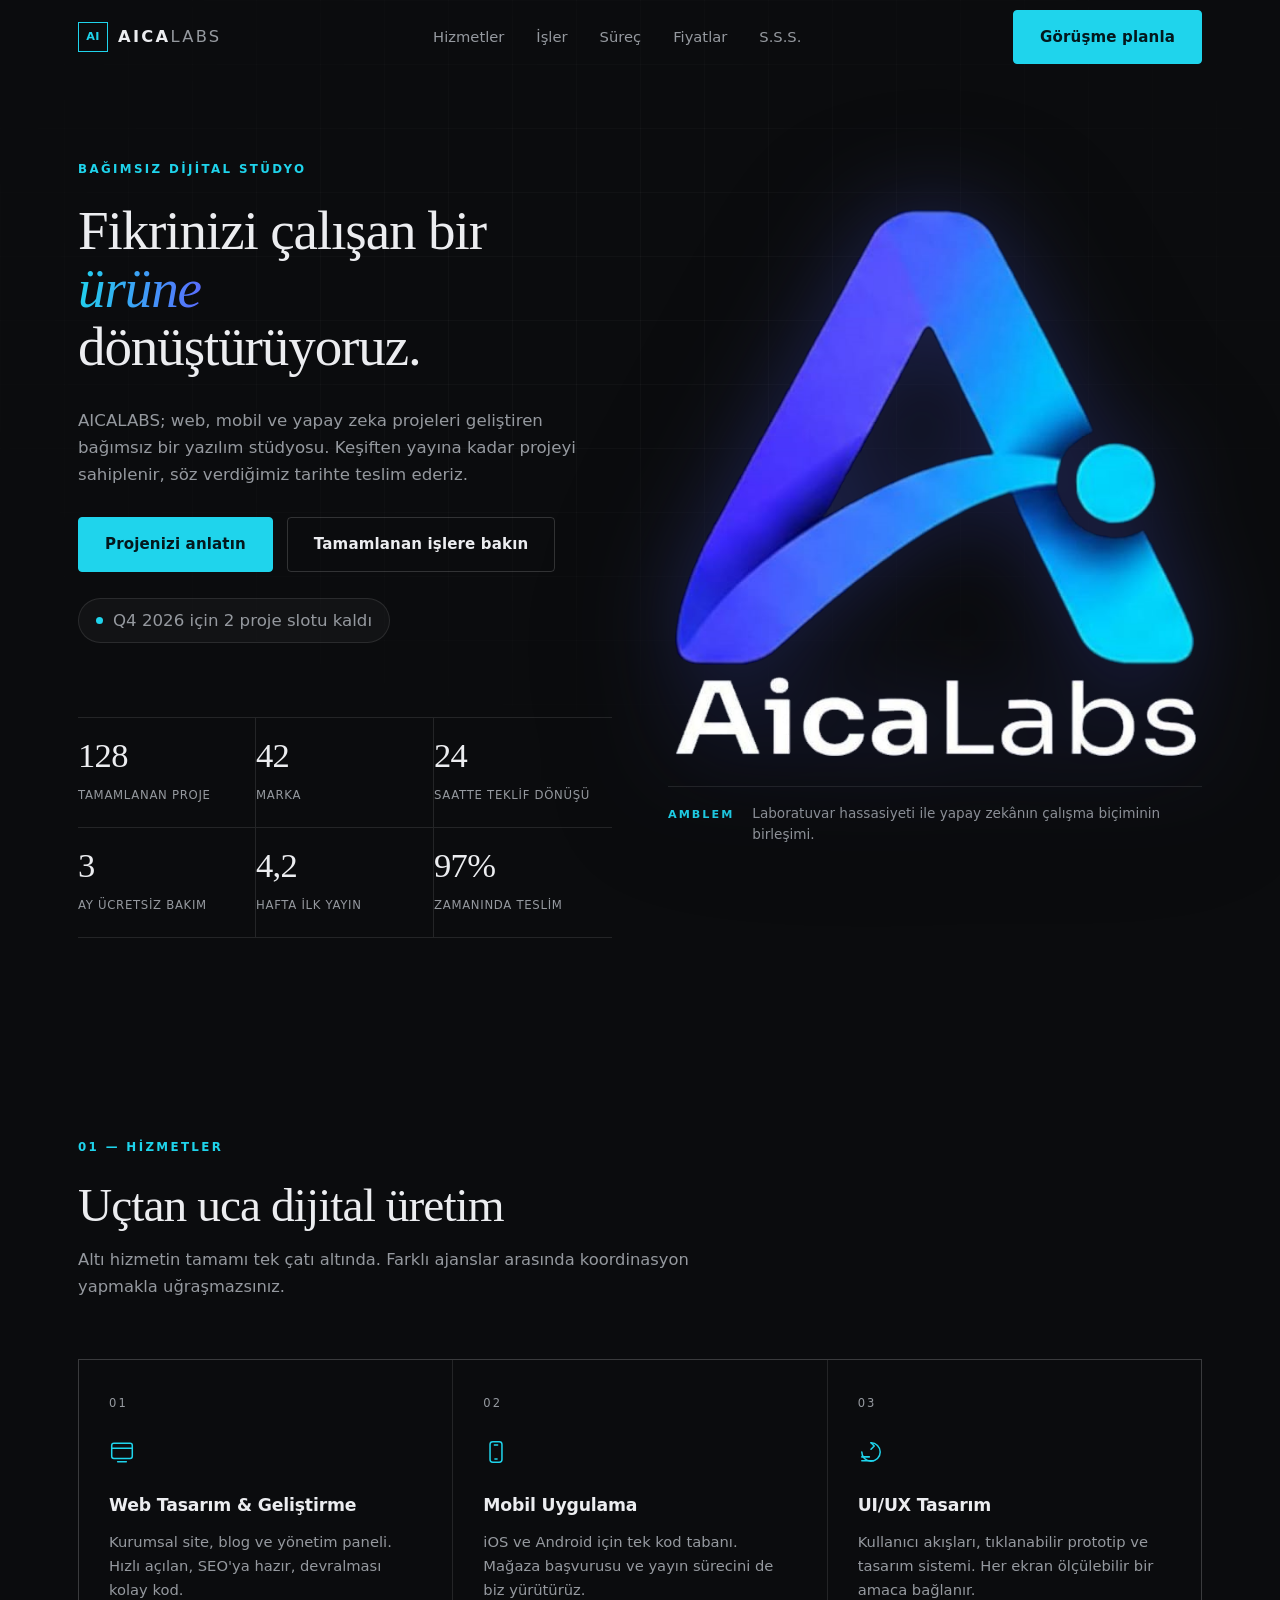
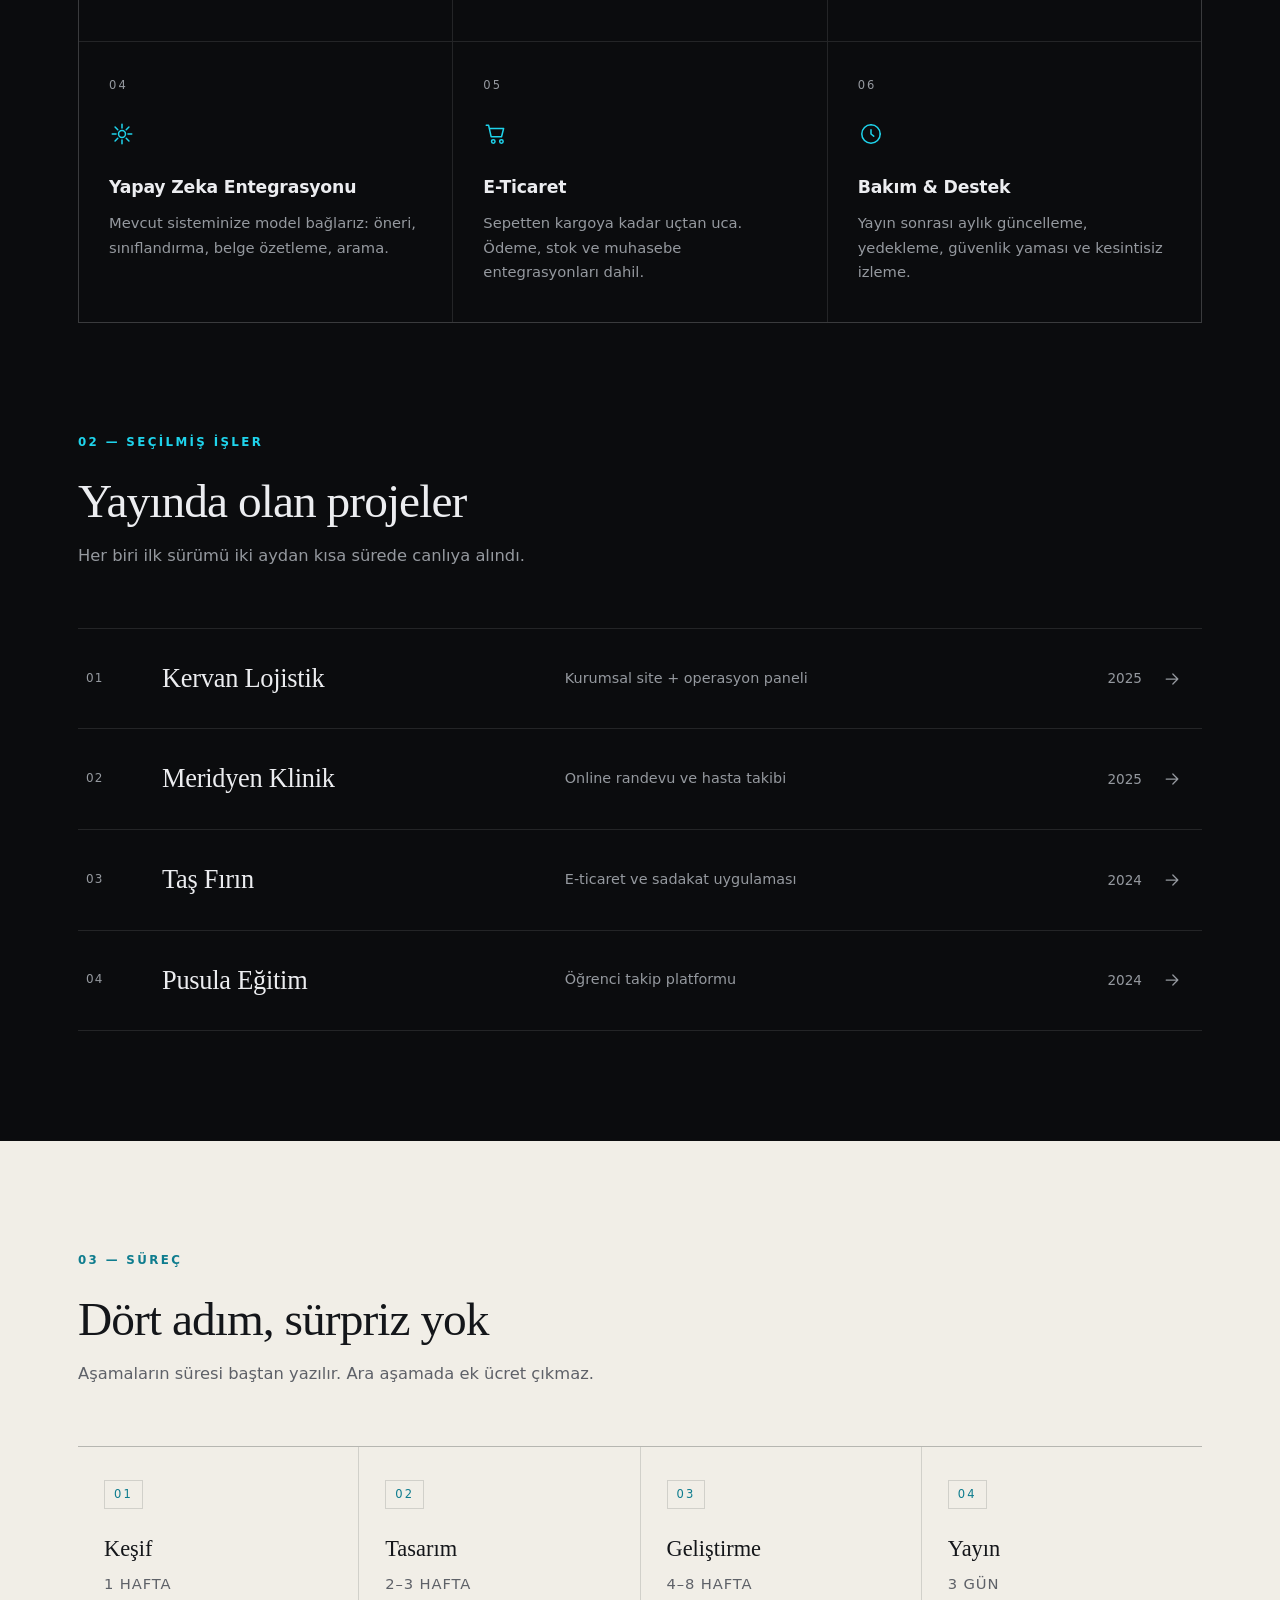
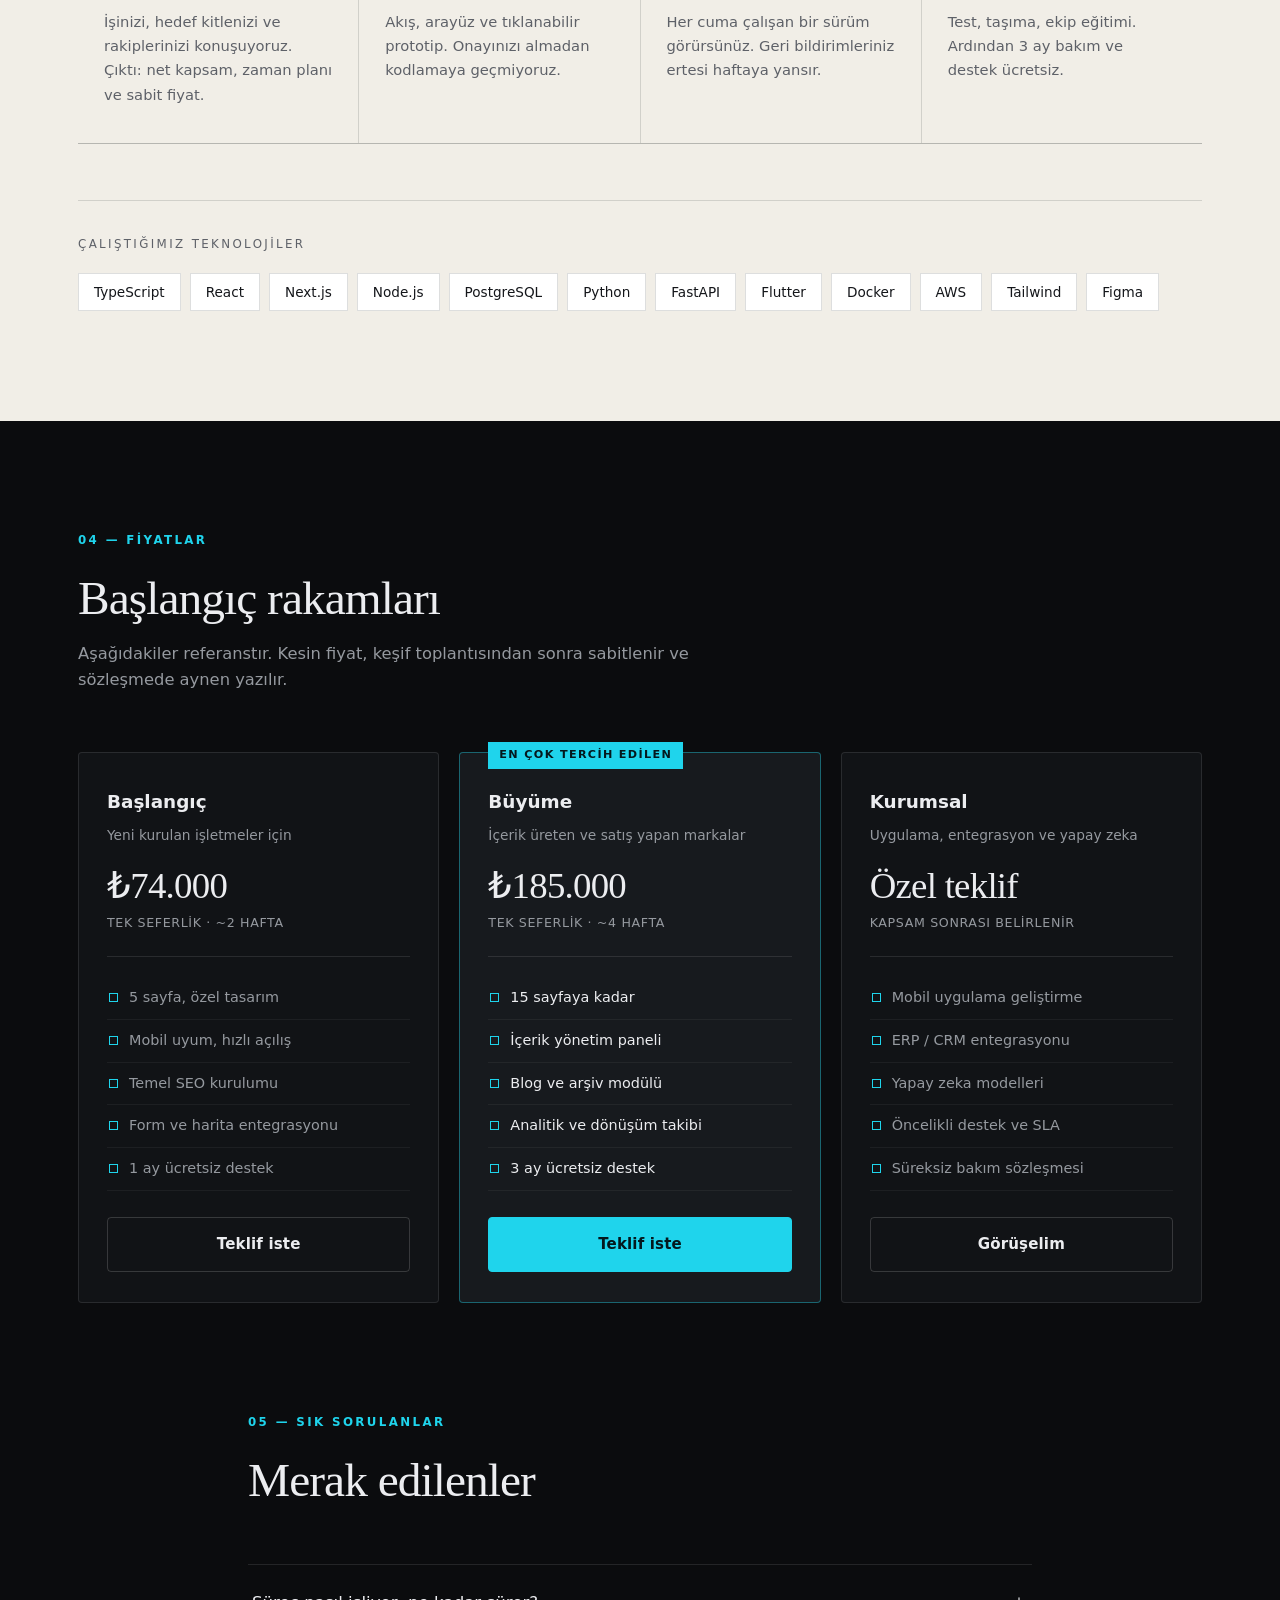
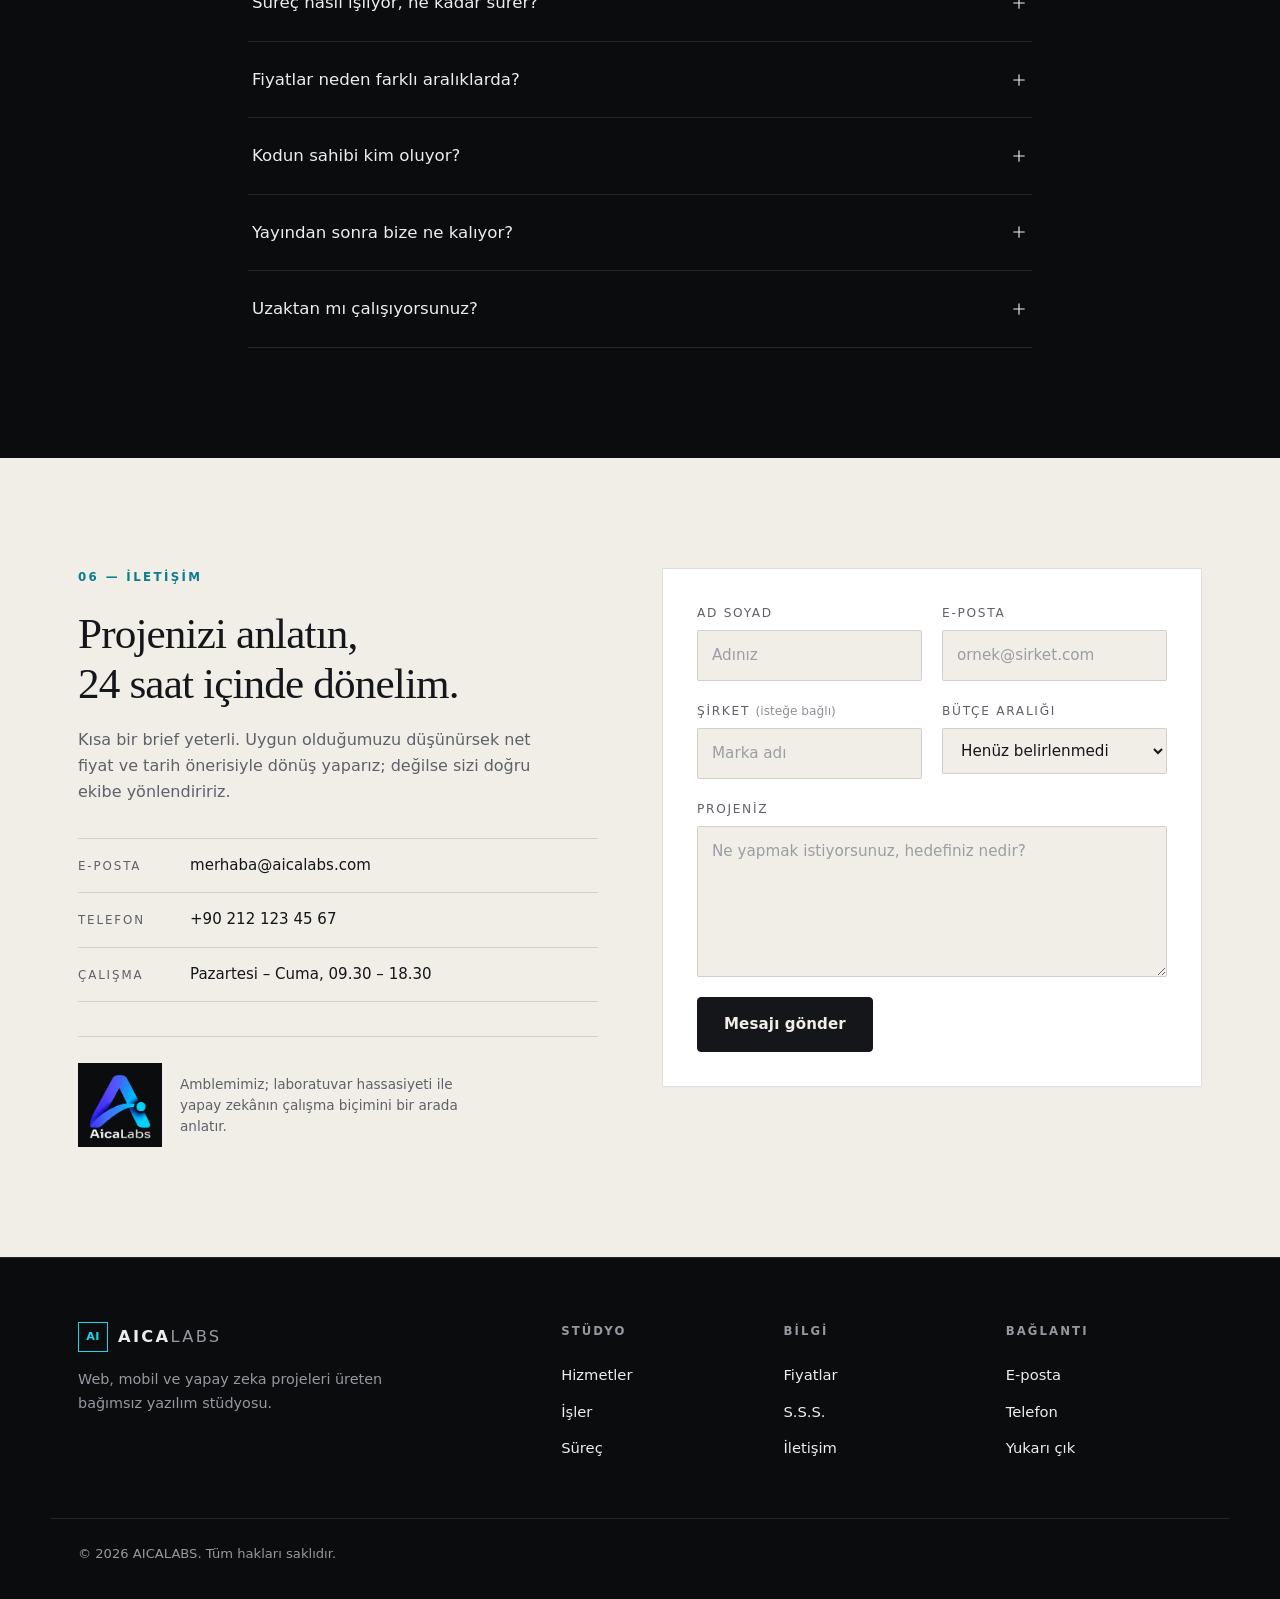
<file: index.html>
<!DOCTYPE html>
<html lang="tr">
<head>
<meta charset="UTF-8">
<meta name="viewport" content="width=device-width, initial-scale=1.0">
<title>AICALABS — Yazılım ve Tasarım Stüdyosu</title>
<meta name="description" content="AICALABS, web, mobil ve yapay zeka projeleri geliştiren bağımsız bir yazılım stüdyosudur. Keşiften yayına kadar tek ekip.">
<meta name="theme-color" content="#0B0C0E">
<link rel="stylesheet" href="styles.css">
<link rel="icon" href="assets/logo-mark.png" type="image/png">
<script>document.documentElement.className+=" js";</script>
</head>
<body>

<div class="progress" id="progress"></div>

<header class="nav" id="nav">
  <div class="wrap nav-in">
    <a href="#ust" class="brand" aria-label="AICALABS ana sayfa">
      <span class="brand-mark">AI</span>
      <span class="brand-word">AICA<em>LABS</em></span>
    </a>

    <nav class="menu" id="menu" aria-label="Ana menü">
      <a href="#hizmetler">Hizmetler</a>
      <a href="#isler">İşler</a>
      <a href="#surec">Süreç</a>
      <a href="#fiyat">Fiyatlar</a>
      <a href="#sss">S.S.S.</a>
    </nav>

    <a href="#iletisim" class="btn btn-solid nav-cta">Görüşme planla</a>

    <button class="burger" id="burger" aria-label="Menüyü aç" aria-expanded="false">
      <span></span><span></span>
    </button>
  </div>
</header>

<main>

<section class="hero" id="ust">
  <div class="wrap">
    <p class="eyebrow reveal">Bağımsız dijital stüdyo</p>

    <div class="hero-grid">
      <h1 class="hero-title reveal" data-delay="1">
        Fikrinizi çalışan bir <span class="mark">ürüne</span> dönüştürüyoruz.
      </h1>

      <figure class="hero-logo reveal" data-delay="2">
        <img src="assets/logo-mark.png" alt="AICALABS amblemi" width="614" height="644" decoding="async">
        <figcaption>
          <b>Amblem</b>
          <span>Laboratuvar hassasiyeti ile yapay zekânın çalışma biçiminin birleşimi.</span>
        </figcaption>
      </figure>

      <div class="hero-copy reveal" data-delay="2">
        <p>
          AICALABS; web, mobil ve yapay zeka projeleri geliştiren bağımsız bir yazılım stüdyosu.
          Keşiften yayına kadar projeyi sahiplenir, söz verdiğimiz tarihte teslim ederiz.
        </p>
        <div class="hero-actions">
          <a href="#iletisim" class="btn btn-solid">Projenizi anlatın</a>
          <a href="#isler" class="btn btn-line">Tamamlanan işlere bakın</a>
        </div>
        <p class="avail"><span class="pulse"></span> Q4 2026 için 2 proje slotu kaldı</p>
      </div>

      <ul class="stats reveal" data-delay="3">
        <li><b data-count="128">0</b><span>Tamamlanan proje</span></li>
        <li><b data-count="42">0</b><span>Marka</span></li>
        <li><b data-count="24">0</b><span>Saatte teklif dönüşü</span></li>
        <li><b data-count="3">0</b><span>Ay ücretsiz bakım</span></li>
        <li><b data-count="4.2" data-dec="1">0</b><span>Hafta ilk yayın</span></li>
        <li><b data-count="97" data-suffix="%">0</b><span>Zamanında teslim</span></li>
      </ul>
    </div>
  </div>
</section>

<section class="section" id="hizmetler">
  <div class="wrap">
    <div class="head reveal">
      <p class="eyebrow">01 — Hizmetler</p>
      <h2>Uçtan uca dijital üretim</h2>
      <p class="head-sub">
        Altı hizmetin tamamı tek çatı altında. Farklı ajanslar arasında koordinasyon
        yapmakla uğraşmazsınız.
      </p>
    </div>

    <div class="cards">
      <article class="card reveal">
        <div class="card-n">01</div>
        <svg class="ico" viewBox="0 0 24 24" aria-hidden="true"><rect x="2.5" y="4" width="19" height="14" rx="2"/><path d="M2.5 8.5h19M8 21h8"/></svg>
        <h3>Web Tasarım &amp; Geliştirme</h3>
        <p>Kurumsal site, blog ve yönetim paneli. Hızlı açılan, SEO'ya hazır, devralması kolay kod.</p>
      </article>

      <article class="card reveal" data-delay="1">
        <div class="card-n">02</div>
        <svg class="ico" viewBox="0 0 24 24" aria-hidden="true"><rect x="6.5" y="2.5" width="11" height="19" rx="2.5"/><path d="M10.5 5.5h3M11 18.5h2"/></svg>
        <h3>Mobil Uygulama</h3>
        <p>iOS ve Android için tek kod tabanı. Mağaza başvurusu ve yayın sürecini de biz yürütürüz.</p>
      </article>

      <article class="card reveal" data-delay="2">
        <div class="card-n">03</div>
        <svg class="ico" viewBox="0 0 24 24" aria-hidden="true"><path d="M3.5 12a8.5 8.5 0 1 0 8.5-8.5"/><path d="M12 3.5 15 6.5 12 9.5"/><path d="M3.5 16.5h7M3.5 20h11"/></svg>
        <h3>UI/UX Tasarım</h3>
        <p>Kullanıcı akışları, tıklanabilir prototip ve tasarım sistemi. Her ekran ölçülebilir bir amaca bağlanır.</p>
      </article>

      <article class="card reveal">
        <div class="card-n">04</div>
        <svg class="ico" viewBox="0 0 24 24" aria-hidden="true"><circle cx="12" cy="12" r="3.2"/><path d="M12 3v3.5M12 17.5V21M3 12h3.5M17.5 12H21M5.6 5.6l2.5 2.5M15.9 15.9l2.5 2.5M18.4 5.6l-2.5 2.5M8.1 15.9l-2.5 2.5"/></svg>
        <h3>Yapay Zeka Entegrasyonu</h3>
        <p>Mevcut sisteminize model bağlarız: öneri, sınıflandırma, belge özetleme, arama.</p>
      </article>

      <article class="card reveal" data-delay="1">
        <div class="card-n">05</div>
        <svg class="ico" viewBox="0 0 24 24" aria-hidden="true"><path d="M3 4h2.2l2.3 10.5h9.6L19 7H6.2"/><circle cx="9.5" cy="19" r="1.6"/><circle cx="17" cy="19" r="1.6"/></svg>
        <h3>E-Ticaret</h3>
        <p>Sepetten kargoya kadar uçtan uca. Ödeme, stok ve muhasebe entegrasyonları dahil.</p>
      </article>

      <article class="card reveal" data-delay="2">
        <div class="card-n">06</div>
        <svg class="ico" viewBox="0 0 24 24" aria-hidden="true"><path d="M12 3.5a8.5 8.5 0 1 0 8.5 8.5"/><path d="M20.5 12a8.5 8.5 0 0 0-8.5-8.5"/><path d="M12 8v4l2.5 2"/></svg>
        <h3>Bakım &amp; Destek</h3>
        <p>Yayın sonrası aylık güncelleme, yedekleme, güvenlik yaması ve kesintisiz izleme.</p>
      </article>
    </div>
  </div>
</section>

<section class="section section-tight" id="isler">
  <div class="wrap">
    <div class="head reveal">
      <p class="eyebrow">02 — Seçilmiş işler</p>
      <h2>Yayında olan projeler</h2>
      <p class="head-sub">
        Her biri ilk sürümü iki aydan kısa sürede canlıya alındı.
      </p>
    </div>

    <div class="work">
      <a class="work-row reveal" href="#iletisim">
        <span class="work-i">01</span>
        <span class="work-name">Kervan Lojistik</span>
        <span class="work-tag">Kurumsal site + operasyon paneli</span>
        <span class="work-year">2025</span>
        <svg class="work-arrow" viewBox="0 0 24 24" aria-hidden="true"><path d="M5 12h14M13 6l6 6-6 6"/></svg>
      </a>

      <a class="work-row reveal" data-delay="1" href="#iletisim">
        <span class="work-i">02</span>
        <span class="work-name">Meridyen Klinik</span>
        <span class="work-tag">Online randevu ve hasta takibi</span>
        <span class="work-year">2025</span>
        <svg class="work-arrow" viewBox="0 0 24 24" aria-hidden="true"><path d="M5 12h14M13 6l6 6-6 6"/></svg>
      </a>

      <a class="work-row reveal" data-delay="2" href="#iletisim">
        <span class="work-i">03</span>
        <span class="work-name">Taş Fırın</span>
        <span class="work-tag">E-ticaret ve sadakat uygulaması</span>
        <span class="work-year">2024</span>
        <svg class="work-arrow" viewBox="0 0 24 24" aria-hidden="true"><path d="M5 12h14M13 6l6 6-6 6"/></svg>
      </a>

      <a class="work-row reveal" data-delay="3" href="#iletisim">
        <span class="work-i">04</span>
        <span class="work-name">Pusula Eğitim</span>
        <span class="work-tag">Öğrenci takip platformu</span>
        <span class="work-year">2024</span>
        <svg class="work-arrow" viewBox="0 0 24 24" aria-hidden="true"><path d="M5 12h14M13 6l6 6-6 6"/></svg>
      </a>
    </div>
  </div>
</section>

<section class="section section-paper" id="surec">
  <div class="wrap">
    <div class="head reveal">
      <p class="eyebrow">03 — Süreç</p>
      <h2>Dört adım, sürpriz yok</h2>
      <p class="head-sub">
        Aşamaların süresi baştan yazılır. Ara aşamada ek ücret çıkmaz.
      </p>
    </div>

    <ol class="steps">
      <li class="step reveal">
        <span class="step-n">01</span>
        <h3>Keşif</h3>
        <p class="step-t">1 hafta</p>
        <p>İşinizi, hedef kitlenizi ve rakiplerinizi konuşuyoruz. Çıktı: net kapsam, zaman planı ve sabit fiyat.</p>
      </li>
      <li class="step reveal" data-delay="1">
        <span class="step-n">02</span>
        <h3>Tasarım</h3>
        <p class="step-t">2–3 hafta</p>
        <p>Akış, arayüz ve tıklanabilir prototip. Onayınızı almadan kodlamaya geçmiyoruz.</p>
      </li>
      <li class="step reveal" data-delay="2">
        <span class="step-n">03</span>
        <h3>Geliştirme</h3>
        <p class="step-t">4–8 hafta</p>
        <p>Her cuma çalışan bir sürüm görürsünüz. Geri bildirimleriniz ertesi haftaya yansır.</p>
      </li>
      <li class="step reveal" data-delay="3">
        <span class="step-n">04</span>
        <h3>Yayın</h3>
        <p class="step-t">3 gün</p>
        <p>Test, taşıma, ekip eğitimi. Ardından 3 ay bakım ve destek ücretsiz.</p>
      </li>
    </ol>

    <div class="stack reveal">
      <p class="stack-label">Çalıştığımız teknolojiler</p>
      <ul class="chips">
        <li>TypeScript</li><li>React</li><li>Next.js</li><li>Node.js</li>
        <li>PostgreSQL</li><li>Python</li><li>FastAPI</li><li>Flutter</li>
        <li>Docker</li><li>AWS</li><li>Tailwind</li><li>Figma</li>
      </ul>
    </div>
  </div>
</section>

<section class="section" id="fiyat">
  <div class="wrap">
    <div class="head reveal">
      <p class="eyebrow">04 — Fiyatlar</p>
      <h2>Başlangıç rakamları</h2>
      <p class="head-sub">
        Aşağıdakiler referanstır. Kesin fiyat, keşif toplantısından sonra sabitlenir ve
        sözleşmede aynen yazılır.
      </p>
    </div>

    <div class="plans">
      <article class="plan reveal">
        <h3>Başlangıç</h3>
        <p class="plan-for">Yeni kurulan işletmeler için</p>
        <p class="plan-price">₺74.000</p>
        <p class="plan-note">tek seferlik · ~2 hafta</p>
        <ul>
          <li>5 sayfa, özel tasarım</li>
          <li>Mobil uyum, hızlı açılış</li>
          <li>Temel SEO kurulumu</li>
          <li>Form ve harita entegrasyonu</li>
          <li>1 ay ücretsiz destek</li>
        </ul>
        <a href="#iletisim" class="btn btn-line btn-block">Teklif iste</a>
      </article>

      <article class="plan plan-feat reveal" data-delay="1">
        <span class="plan-badge">En çok tercih edilen</span>
        <h3>Büyüme</h3>
        <p class="plan-for">İçerik üreten ve satış yapan markalar</p>
        <p class="plan-price">₺185.000</p>
        <p class="plan-note">tek seferlik · ~4 hafta</p>
        <ul>
          <li>15 sayfaya kadar</li>
          <li>İçerik yönetim paneli</li>
          <li>Blog ve arşiv modülü</li>
          <li>Analitik ve dönüşüm takibi</li>
          <li>3 ay ücretsiz destek</li>
        </ul>
        <a href="#iletisim" class="btn btn-solid btn-block">Teklif iste</a>
      </article>

      <article class="plan reveal" data-delay="2">
        <h3>Kurumsal</h3>
        <p class="plan-for">Uygulama, entegrasyon ve yapay zeka</p>
        <p class="plan-price">Özel teklif</p>
        <p class="plan-note">kapsam sonrası belirlenir</p>
        <ul>
          <li>Mobil uygulama geliştirme</li>
          <li>ERP / CRM entegrasyonu</li>
          <li>Yapay zeka modelleri</li>
          <li>Öncelikli destek ve SLA</li>
          <li>Süreksiz bakım sözleşmesi</li>
        </ul>
        <a href="#iletisim" class="btn btn-line btn-block">Görüşelim</a>
      </article>
    </div>
  </div>
</section>

<section class="section section-tight" id="sss">
  <div class="wrap wrap-narrow">
    <div class="head reveal">
      <p class="eyebrow">05 — Sık sorulanlar</p>
      <h2>Merak edilenler</h2>
    </div>

    <div class="faq">
      <div class="faq-i reveal">
        <button class="faq-q" aria-expanded="false">
          <span>Süreç nasıl işliyor, ne kadar sürer?</span>
          <svg viewBox="0 0 24 24" aria-hidden="true"><path d="M12 5v14M5 12h14"/></svg>
        </button>
        <div class="faq-a"><p>Tanıtım sitesi ortalama 2 hafta, içerik yönetimi olan bir kurumsal site 4–6 hafta, mobil uygulama 8–12 hafta sürer. İlk toplantıdan itibaren haftalık ilerleme raporu alırsınız.</p></div>
      </div>

      <div class="faq-i reveal" data-delay="1">
        <button class="faq-q" aria-expanded="false">
          <span>Fiyatlar neden farklı aralıklarda?</span>
          <svg viewBox="0 0 24 24" aria-hidden="true"><path d="M12 5v14M5 12h14"/></svg>
        </button>
        <div class="faq-a"><p>İçerik hacmi, entegrasyon sayısı ve özel tasarım miktarı belirleyicidir. Keşif aşamasında kapsamı netleştirdiğimiz için sözleşmede yazan rakam, proje sonunda değişmez.</p></div>
      </div>

      <div class="faq-i reveal" data-delay="2">
        <button class="faq-q" aria-expanded="false">
          <span>Kodun sahibi kim oluyor?</span>
          <svg viewBox="0 0 24 24" aria-hidden="true"><path d="M12 5v14M5 12h14"/></svg>
        </button>
        <div class="faq-a"><p>Siz. Teslimde tüm kaynak kod, tasarım dosyaları ve altyapı hesabı devredilir. Bize bağımlı kalmaz, dilediğiniz ekiple devam edebilirsiniz.</p></div>
      </div>

      <div class="faq-i reveal" data-delay="1">
        <button class="faq-q" aria-expanded="false">
          <span>Yayından sonra bize ne kalıyor?</span>
          <svg viewBox="0 0 24 24" aria-hidden="true"><path d="M12 5v14M5 12h14"/></svg>
        </button>
        <div class="faq-a"><p>Yönetim paneli, kısa video eğitimler ve yazılı dokümantasyon. İlk 3 ay bakım ücretsizdir; sonrasında aylık bakım paketi ile devam edebilirsiniz.</p></div>
      </div>

      <div class="faq-i reveal" data-delay="2">
        <button class="faq-q" aria-expanded="false">
          <span>Uzaktan mı çalışıyorsunuz?</span>
          <svg viewBox="0 0 24 24" aria-hidden="true"><path d="M12 5v14M5 12h14"/></svg>
        </button>
        <div class="faq-a"><p>Proje boyunca uzaktan, haftada bir video görüşmeyle ilerliyoruz. İsterseniz keşif toplantısını yüz yüze de yapabiliriz.</p></div>
      </div>
    </div>
  </div>
</section>

<section class="section section-paper" id="iletisim">
  <div class="wrap">
    <div class="contact">
      <div class="contact-l reveal">
        <p class="eyebrow">06 — İletişim</p>
        <h2>Projenizi anlatın,<br>24 saat içinde dönelim.</h2>
        <p class="contact-lead">
          Kısa bir brief yeterli. Uygun olduğumuzu düşünürsek net fiyat ve tarih
          önerisiyle dönüş yaparız; değilse sizi doğru ekibe yönlendiririz.
        </p>

        <ul class="cinfo">
          <li><span>E-posta</span><a href="mailto:merhaba@aicalabs.com">merhaba@aicalabs.com</a></li>
          <li><span>Telefon</span><a href="tel:+902121234567">+90 212 123 45 67</a></li>
          <li><span>Çalışma</span><em>Pazartesi – Cuma, 09.30 – 18.30</em></li>
        </ul>

        <div class="brandline">
          <span class="brand-tile"><img src="assets/logo-mark.png" alt="AICALABS amblemi" loading="lazy"></span>
          <p>Amblemimiz; laboratuvar hassasiyeti ile yapay zekânın çalışma biçimini bir arada anlatır.</p>
        </div>
      </div>

      <form class="form reveal" data-delay="1" id="form" novalidate>
        <div class="field">
          <label for="ad">Ad Soyad</label>
          <input id="ad" name="ad" type="text" autocomplete="name" required placeholder="Adınız">
        </div>
        <div class="field">
          <label for="mail">E-posta</label>
          <input id="mail" name="mail" type="email" autocomplete="email" required placeholder="ornek@sirket.com">
        </div>
        <div class="field">
          <label for="sirket">Şirket <span>(isteğe bağlı)</span></label>
          <input id="sirket" name="sirket" type="text" autocomplete="organization" placeholder="Marka adı">
        </div>
        <div class="field">
          <label for="butce">Bütçe aralığı</label>
          <select id="butce" name="butce">
            <option>Henüz belirlenmedi</option>
            <option>₺75.000 altı</option>
            <option>₺75.000 – ₺185.000</option>
            <option>₺185.000 – ₺400.000</option>
            <option>₺400.000 üzeri</option>
          </select>
        </div>
        <div class="field field-full">
          <label for="mesaj">Projeniz</label>
          <textarea id="mesaj" name="mesaj" rows="5" required placeholder="Ne yapmak istiyorsunuz, hedefiniz nedir?"></textarea>
        </div>
        <div class="field-full form-foot">
          <button type="submit" class="btn btn-solid">Mesajı gönder</button>
          <p class="form-msg" id="formMsg" role="status"></p>
        </div>
      </form>
    </div>
  </div>
</section>

</main>

<footer class="foot">
  <div class="wrap foot-in">
    <div class="foot-brand">
      <a href="#ust" class="brand">
        <span class="brand-mark">AI</span>
        <span class="brand-word">AICA<em>LABS</em></span>
      </a>
      <p>Web, mobil ve yapay zeka projeleri üreten bağımsız yazılım stüdyosu.</p>
    </div>

    <div class="foot-cols">
      <div>
        <h4>Stüdyo</h4>
        <a href="#hizmetler">Hizmetler</a>
        <a href="#isler">İşler</a>
        <a href="#surec">Süreç</a>
      </div>
      <div>
        <h4>Bilgi</h4>
        <a href="#fiyat">Fiyatlar</a>
        <a href="#sss">S.S.S.</a>
        <a href="#iletisim">İletişim</a>
      </div>
      <div>
        <h4>Bağlantı</h4>
        <a href="mailto:merhaba@aicalabs.com">E-posta</a>
        <a href="tel:+902121234567">Telefon</a>
        <a href="#ust">Yukarı çık</a>
      </div>
    </div>
  </div>

  <div class="wrap foot-bot">
    <p>© <span id="yil">2026</span> AICALABS. Tüm hakları saklıdır.</p>
  </div>
</footer>

<button class="top" id="top" aria-label="Yukarı çık">
  <svg viewBox="0 0 24 24" aria-hidden="true"><path d="M12 19V5M6 11l6-6 6 6"/></svg>
</button>

<script src="script.js"></script>
</body>
</html>
</file>
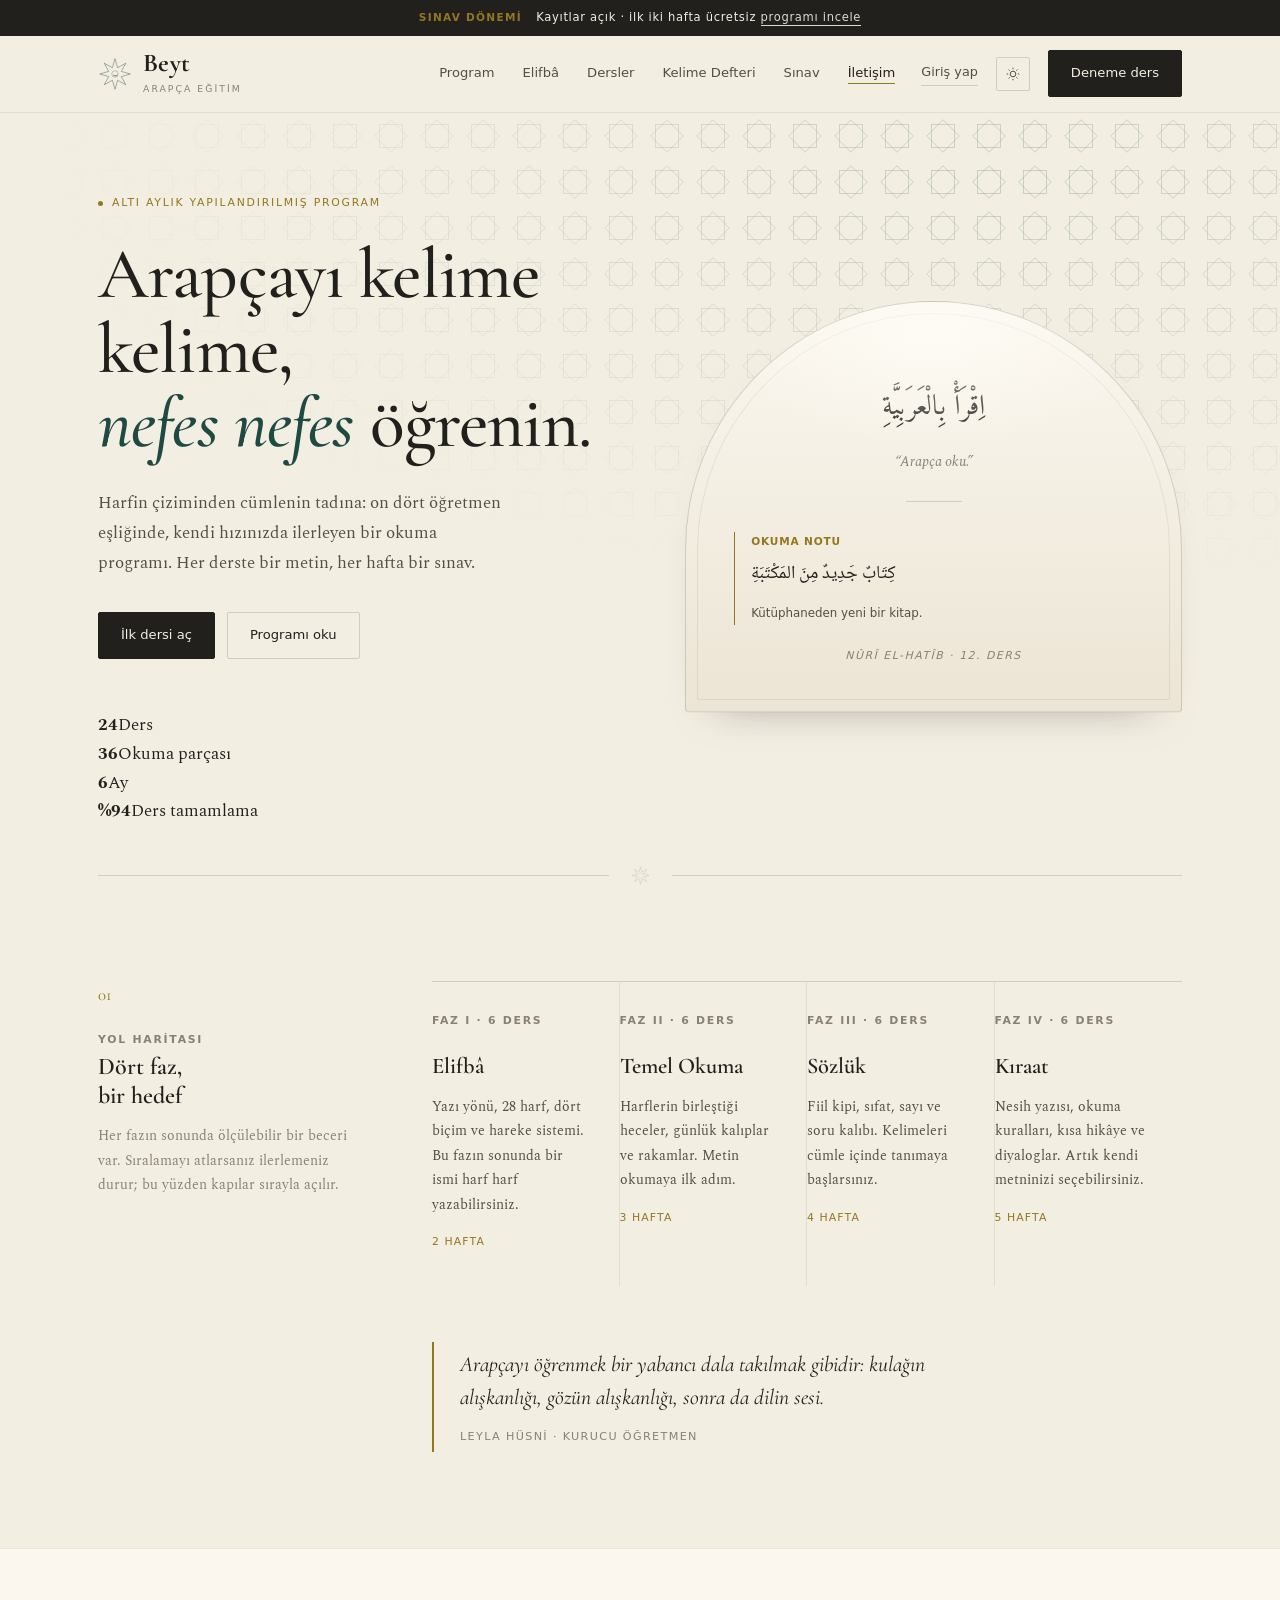
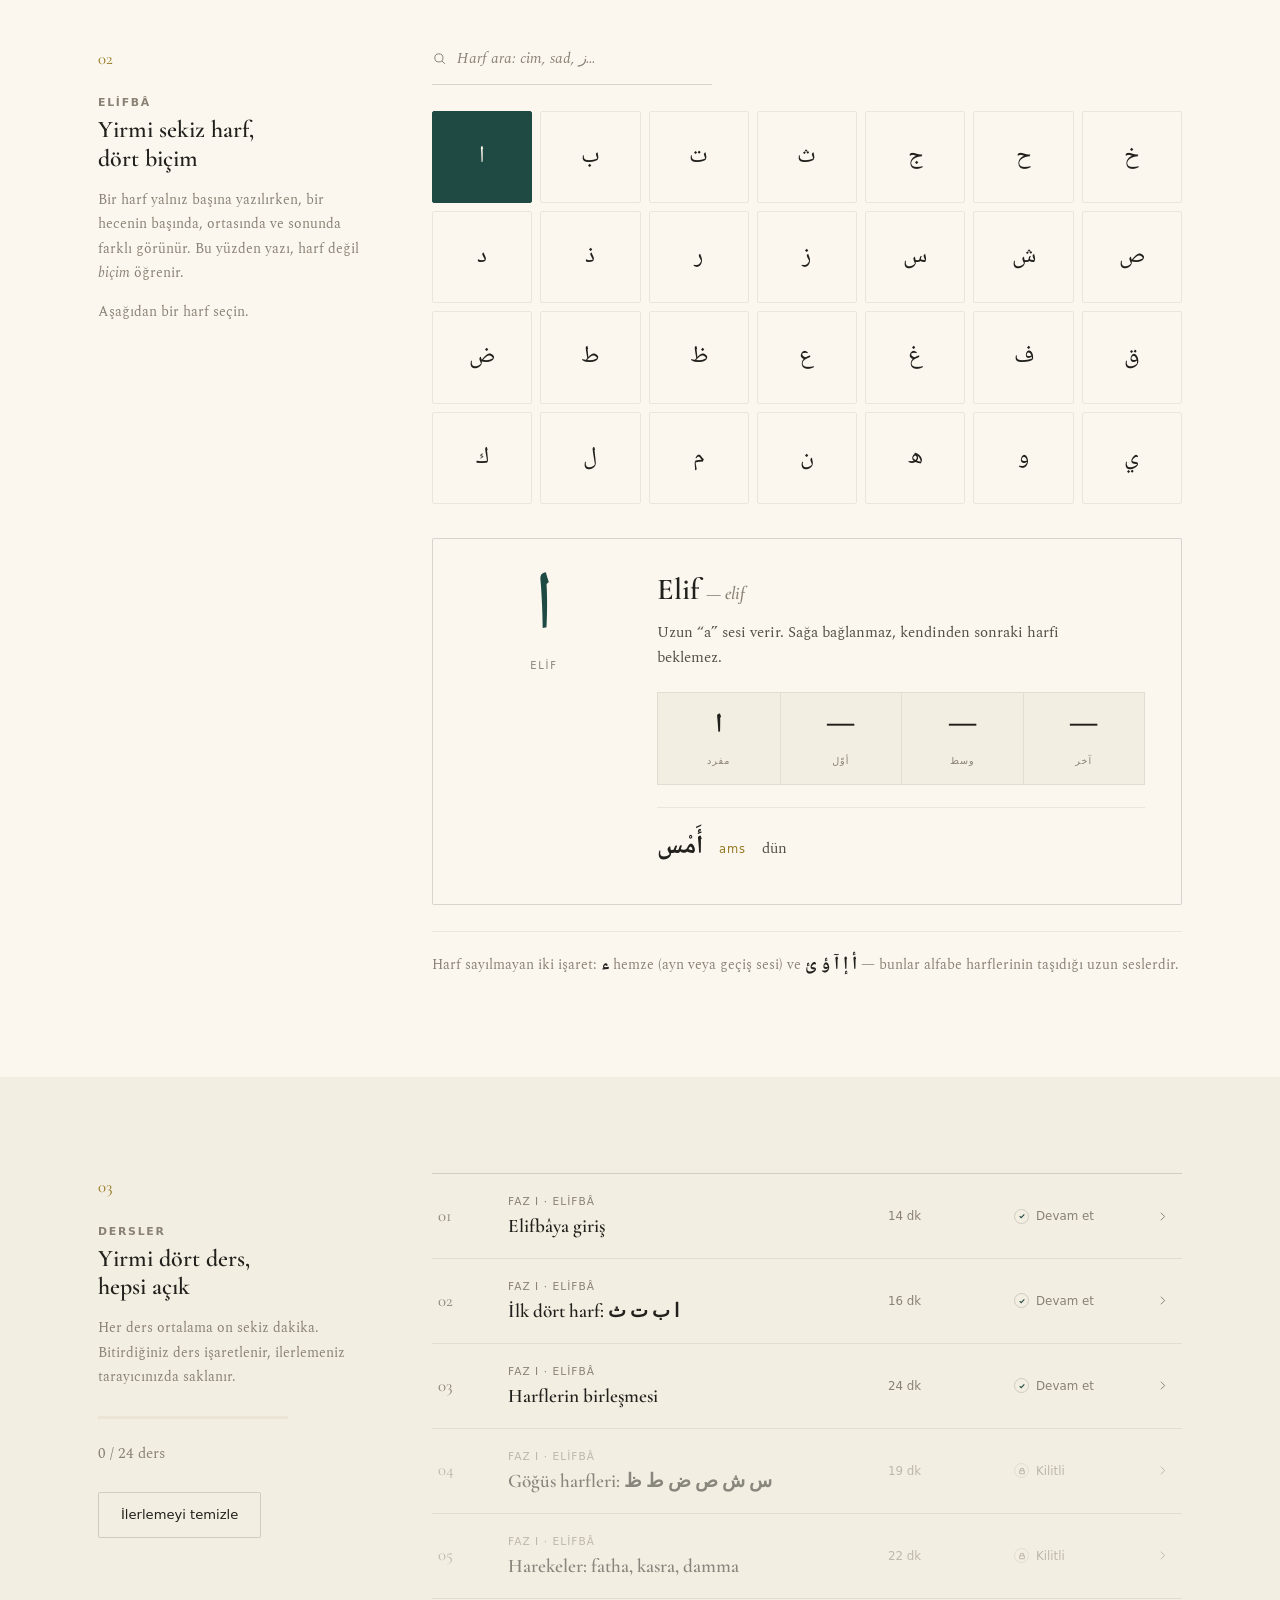
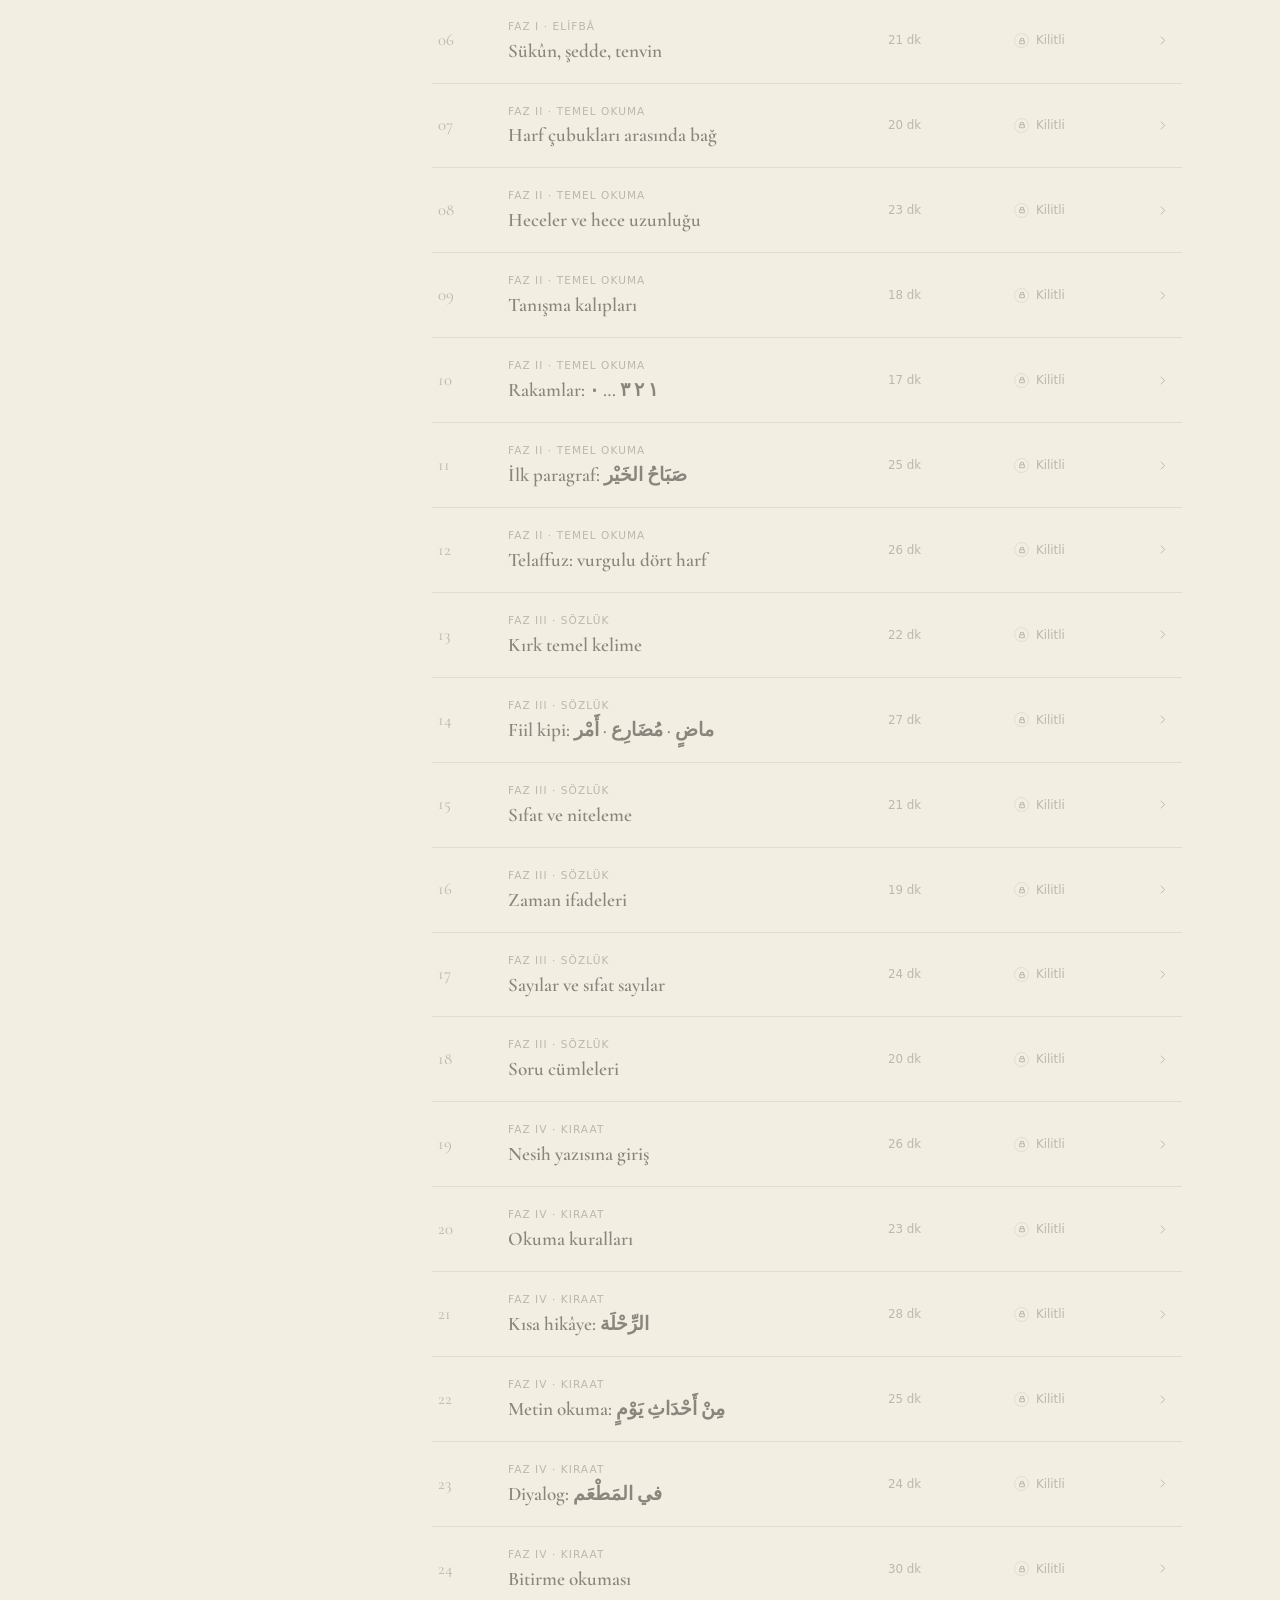
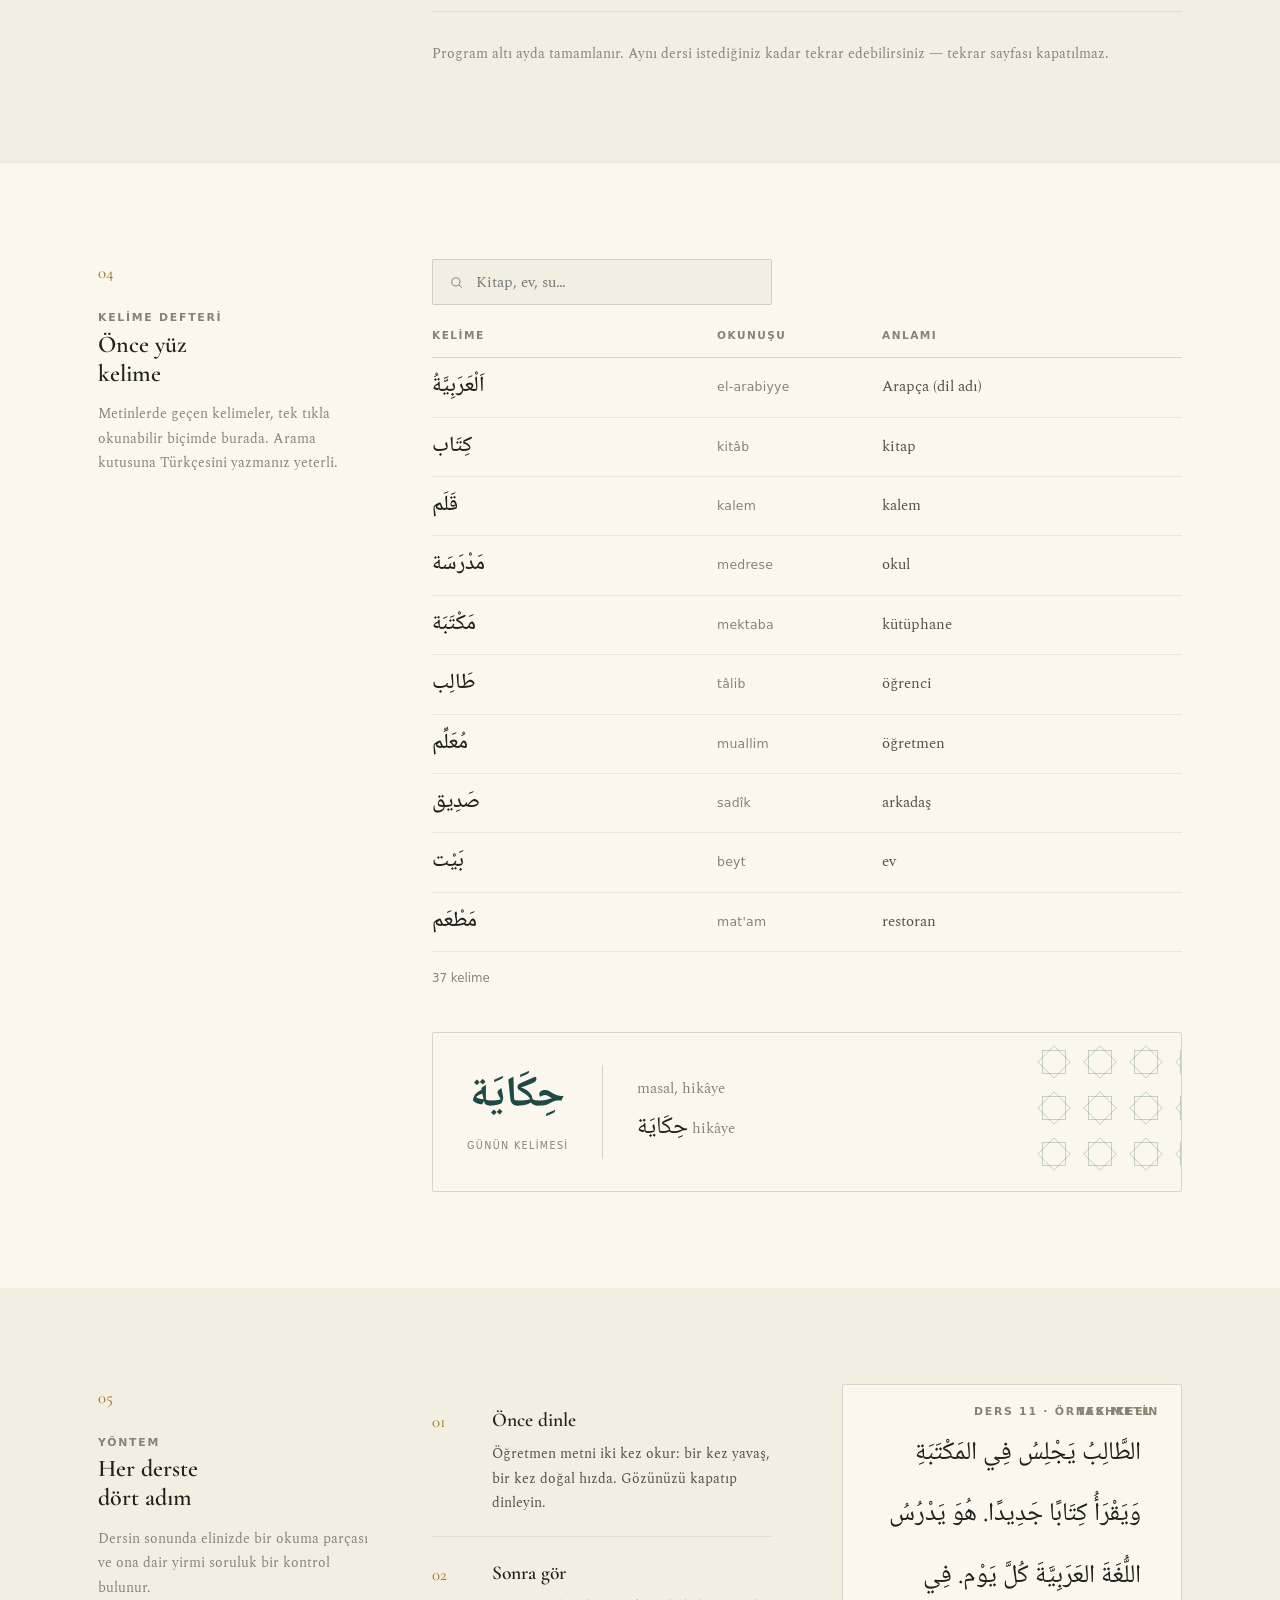
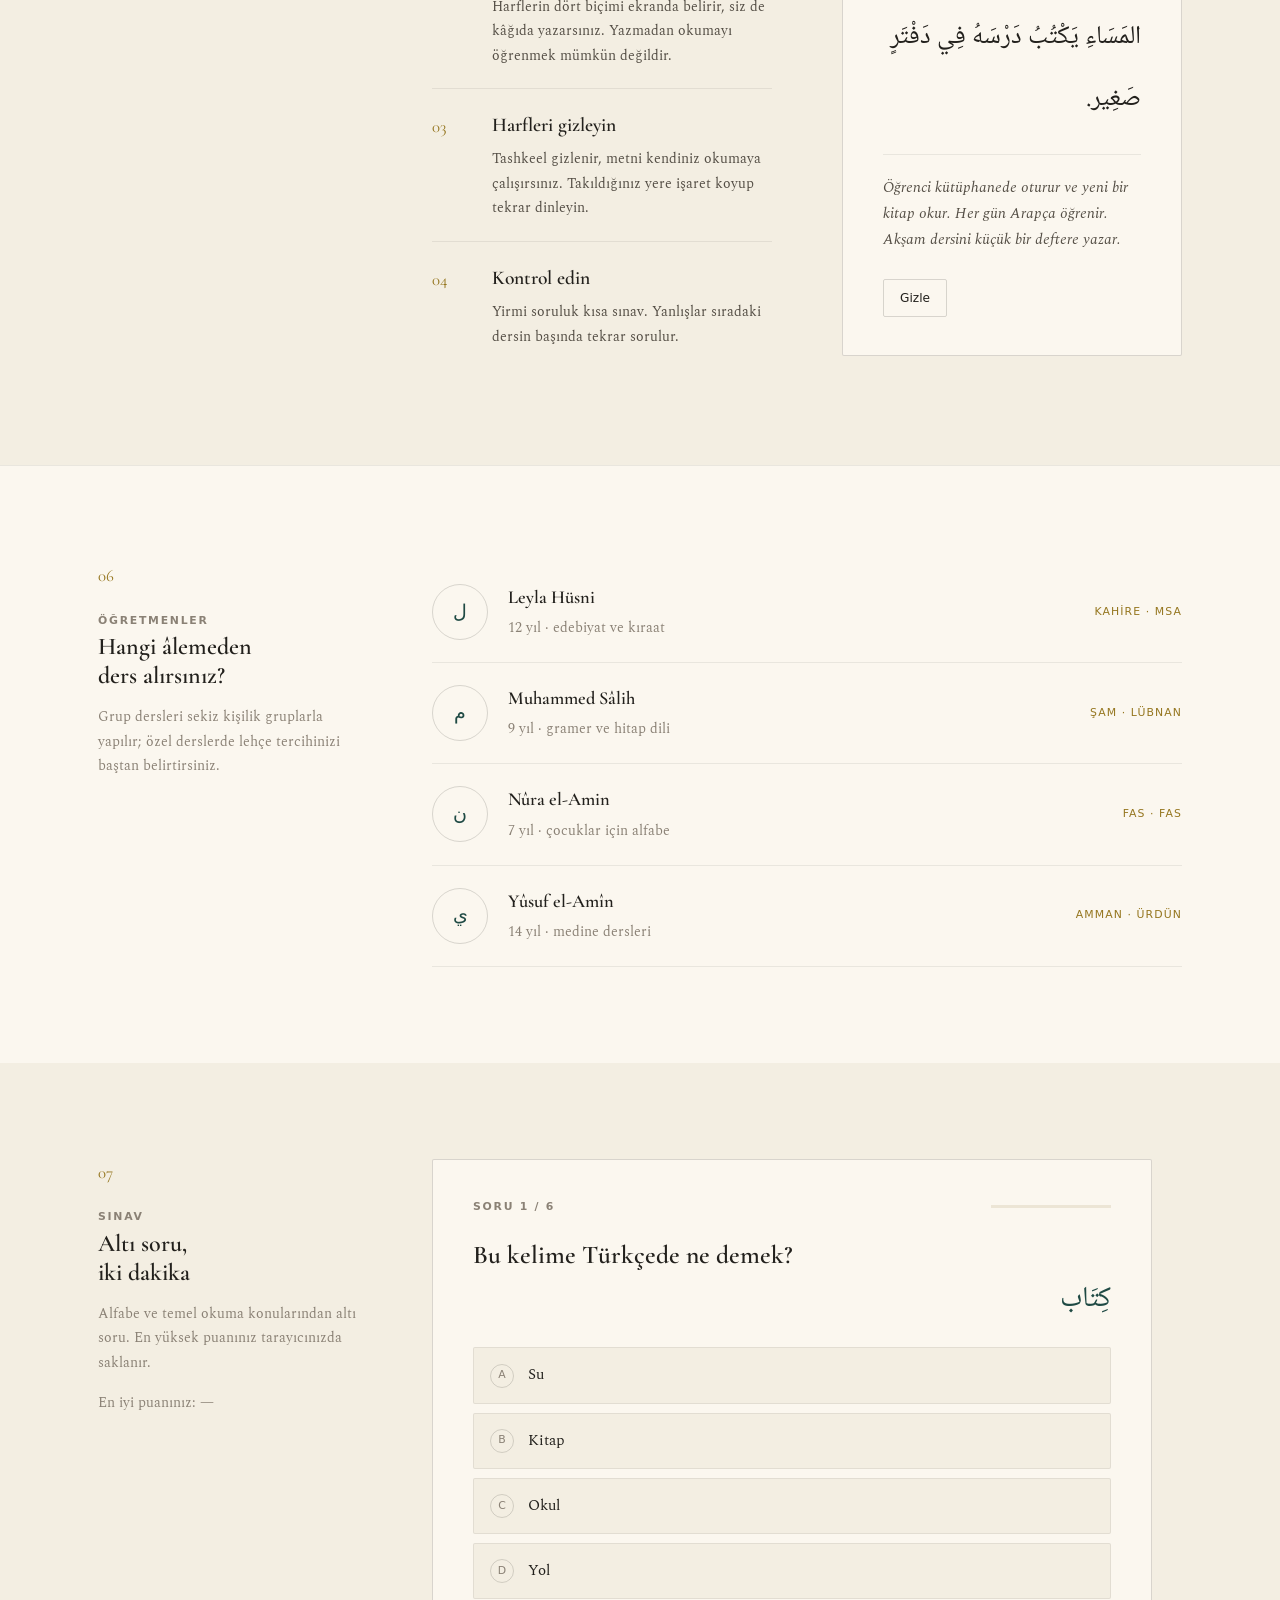
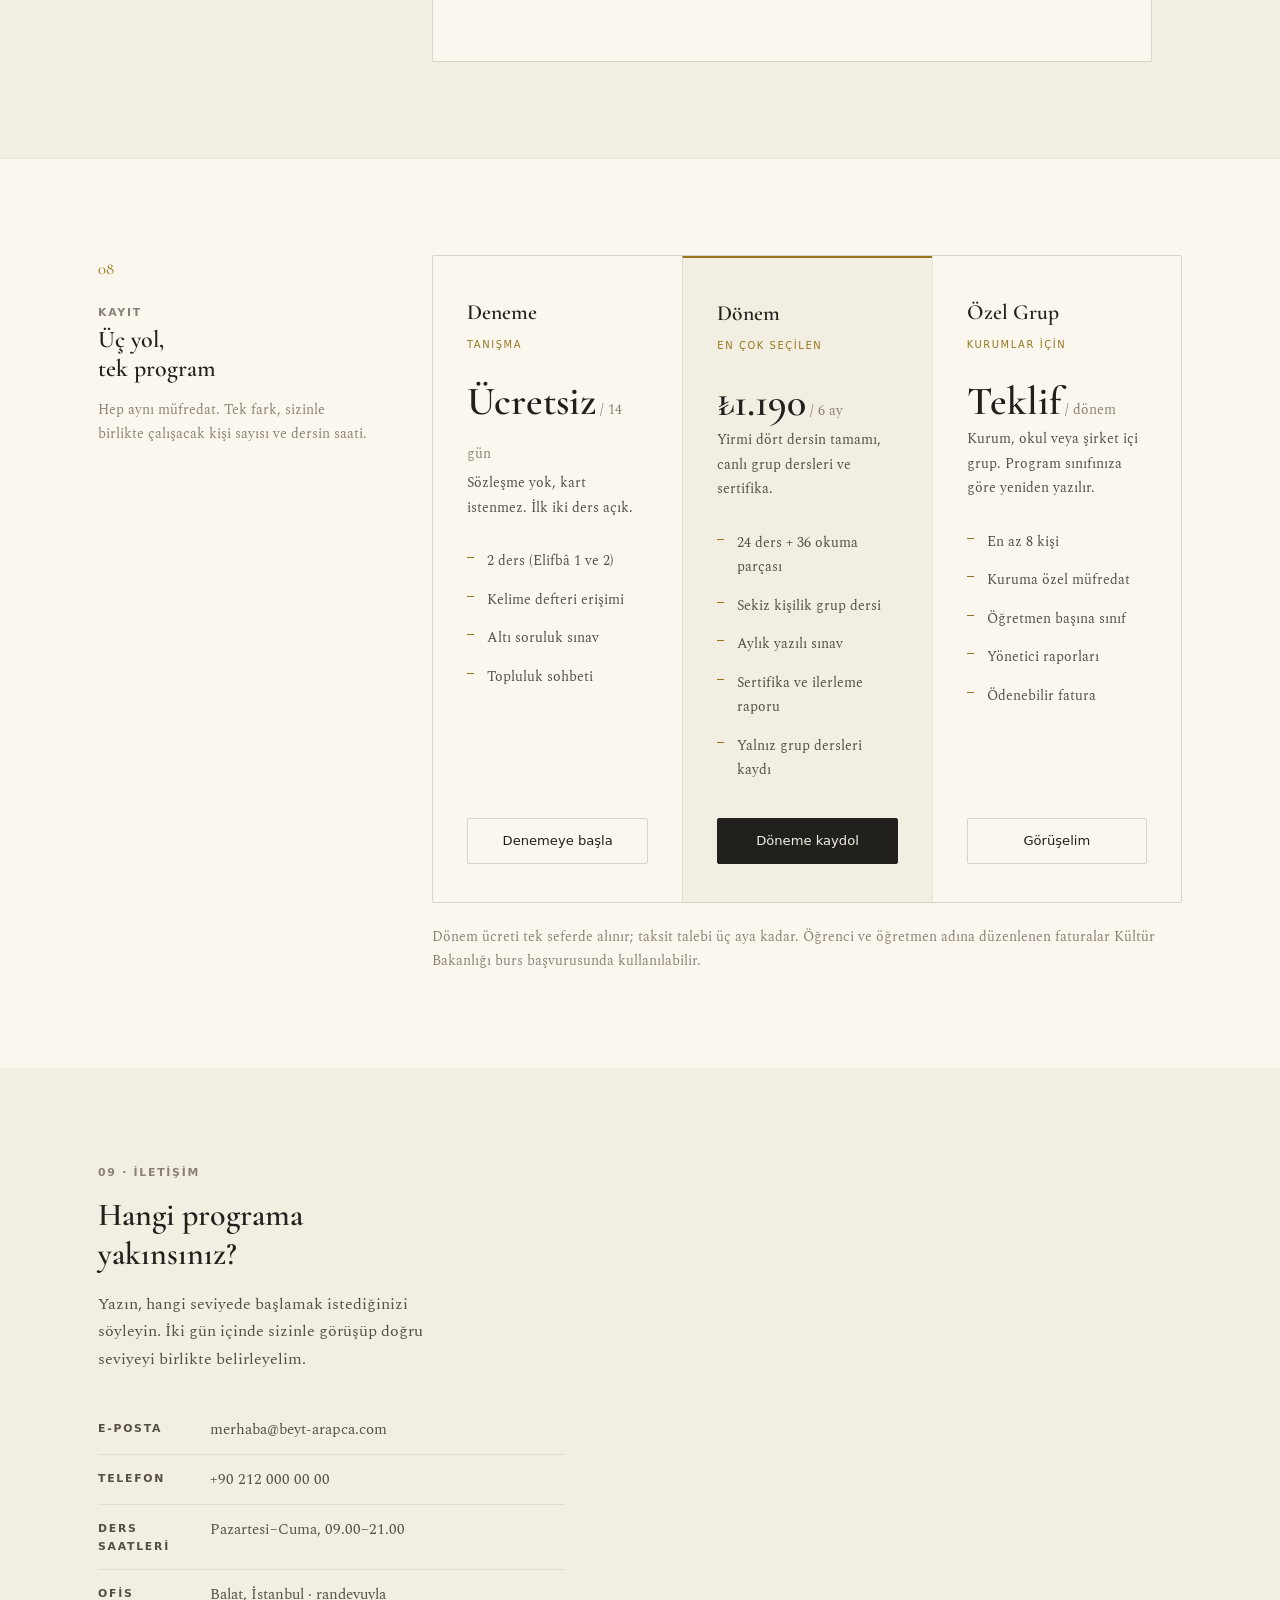
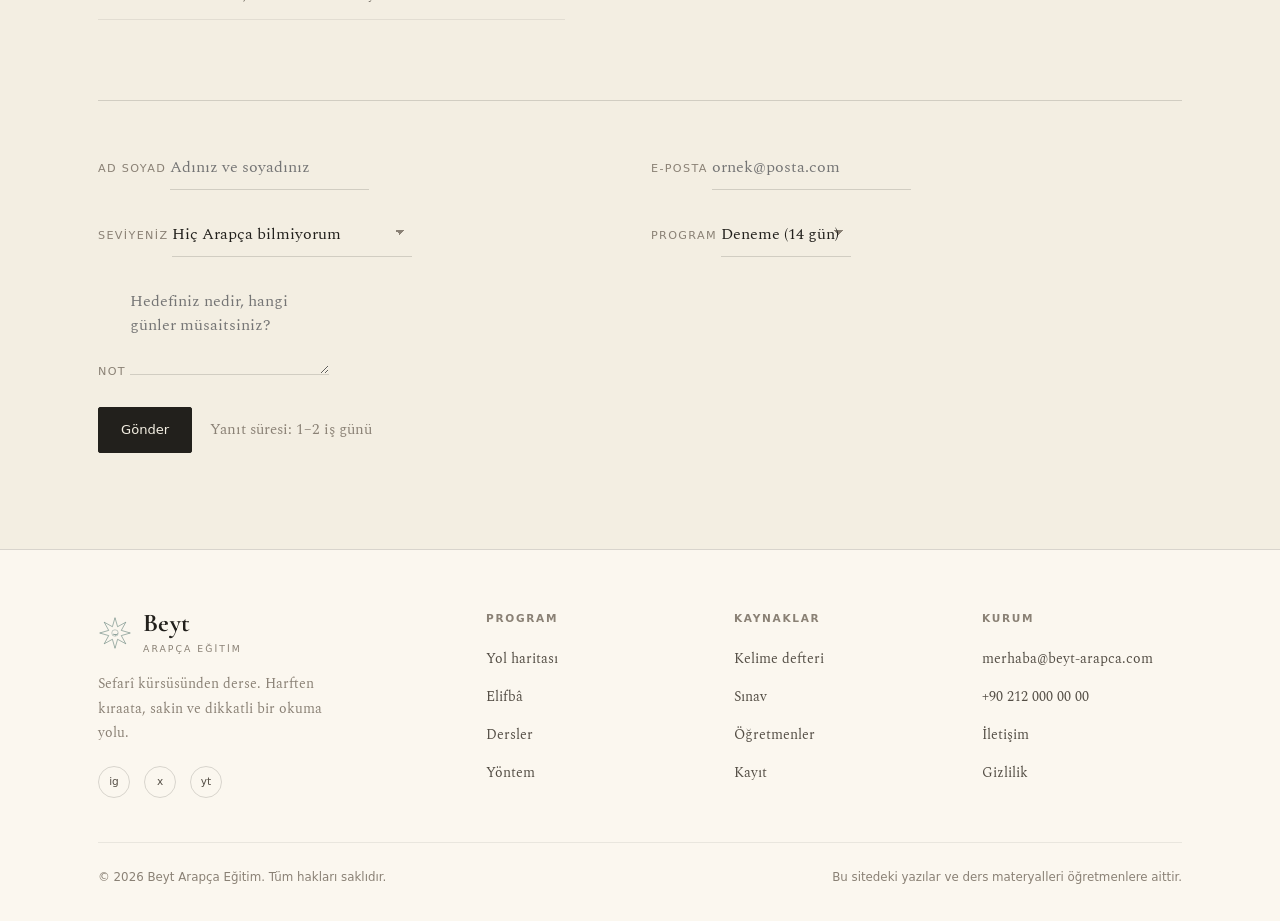
<file: arapca.html>
<!DOCTYPE html>
<html lang="tr">
<head>
<meta charset="UTF-8">
<meta name="viewport" content="width=device-width, initial-scale=1.0">
<title>Beyt — Arapça Öğrenme Platformu</title>
<noscript><style>.rev{opacity:1;transform:none}</style></noscript>
<meta name="description" content="Elifbâdan kıraata, sınıf ortasında veya kendi hızında ilerleyen Arapça öğrenme programı. 24 ders, haftalık okuma pratiği, öğretmen destekli sınav.">
<link rel="preconnect" href="https://fonts.googleapis.com">
<link rel="preconnect" href="https://fonts.gstatic.com" crossorigin>
<link href="https://fonts.googleapis.com/css2?family=Amiri:wght@400;700&family=Cormorant+Garamond:ital,wght@0,400;0,500;0,600;0,700;1,400&family=Noto+Naskh+Arabic:wght@400;500;700&family=Spectral:ital,wght@0,300;0,400;0,500;0,600;1,300&display=swap" rel="stylesheet">
<script>
(function(){try{var t=JSON.parse(localStorage.getItem('beyt.tema'));if(t==='night')document.documentElement.className='night';}catch(e){}})();
</script>
<style>
/* ---------- temel ---------- */
*{margin:0;padding:0;box-sizing:border-box}
:root{
  --paper:#f3eee2; --yuzey:#fbf7ef; --yuzey2:#ece5d5;
  --ink:#22201c; --yumusak:#544e45; --soluk:#8a8175;
  --cizgi:rgba(34,32,28,.16); --ince:rgba(34,32,28,.08);
  --petrol:#1f4a44; --petrol-acik:#2c635b; --pirinc:#95761f; --kil:#94573a;
  --isik:rgba(255,253,247,.7);
  --golge:0 1px 1px rgba(34,32,28,.03), 0 22px 44px -34px rgba(34,32,28,.5);
  --pat:url("data:image/svg+xml;utf8,<svg xmlns='http://www.w3.org/2000/svg' width='46' height='46' viewBox='0 0 46 46'><g fill='none' stroke='%231f4a44' stroke-opacity='.5' stroke-width='.8'><rect x='11.5' y='11.5' width='23' height='23'/><rect x='11.5' y='11.5' width='23' height='23' transform='rotate(45 23 23)'/></g></svg>");
  --f-baslik:"Cormorant Garamond",Georgia,serif;
  --f-metin:"Spectral",Georgia,serif;
  --f-arap:"Amiri","Noto Naskh Arabic","Times New Roman",serif;
  --f-ar:"Noto Naskh Arabic","Amiri",serif;
  --f-ui:ui-sans-serif,system-ui,"Segoe UI",Roboto,sans-serif;
}
html.night{
  --paper:#15161a; --yuzey:#1c1e24; --yuzey2:#24272e;
  --ink:#e9e2d3; --yumusak:#c2baa8; --soluk:#8d8677;
  --cizgi:rgba(233,226,211,.17); --ince:rgba(233,226,211,.08);
  --petrol:#82b7aa; --petrol-acik:#a6d0c6; --pirinc:#c6a25c; --kil:#cd8e6b;
  --isik:rgba(255,255,255,.05);
  --golge:0 22px 44px -34px rgba(0,0,0,.9);
  --pat:url("data:image/svg+xml;utf8,<svg xmlns='http://www.w3.org/2000/svg' width='46' height='46' viewBox='0 0 46 46'><g fill='none' stroke='%23e9e2d3' stroke-opacity='.14' stroke-width='.8'><rect x='11.5' y='11.5' width='23' height='23'/><rect x='11.5' y='11.5' width='23' height='23' transform='rotate(45 23 23)'/></g></svg>");
}
html{scroll-behavior:smooth;scroll-padding-top:96px;-webkit-text-size-adjust:100%}
body{font-family:var(--f-metin);font-weight:400;background:var(--paper);color:var(--ink);line-height:1.7;overflow-x:hidden;font-size:17px}
img,svg{display:block;max-width:100%}
a{color:inherit;text-decoration:none}
button{font:inherit;color:inherit}
:focus-visible{outline:2px solid var(--pirinc);outline-offset:3px}
::selection{background:var(--petrol);color:var(--paper)}
.wrap{max-width:1140px;margin:0 auto;padding:0 28px}
.ar{font-family:var(--f-ar);direction:rtl;unicode-bidi:isolate}
.ar-blk{font-family:var(--f-ar);direction:rtl;line-height:2.15}
.k{letter-spacing:.16em;text-transform:uppercase;font-family:var(--f-ui);font-size:.68rem;font-weight:600;color:var(--soluk)}
.serif-n{font-family:var(--f-baslik);font-size:2.4rem;line-height:1;font-weight:600}
.kesik{height:1px;background:var(--cizgi);border:0}
.tel{color:var(--soluk);font-size:.92rem}

/* ---------- duyuru + menü ---------- */
.duyuru{background:var(--ink);color:var(--paper);font-family:var(--f-ui);font-size:.72rem;letter-spacing:.06em;text-align:center;padding:8px 20px}
html.night .duyuru{background:var(--yuzey2);color:var(--ink)}
.duyuru b{font-weight:600;letter-spacing:.12em;text-transform:uppercase;font-size:.66rem;margin-right:10px;color:var(--pirinc)}
.duyuru a{border-bottom:1px solid currentColor;padding-bottom:1px;opacity:.9}
.duyuru a:hover{opacity:1}
.menu{position:sticky;top:0;z-index:60;background:var(--paper);border-bottom:1px solid var(--ince);transition:border-color .3s}
.menu.izildi{border-bottom-color:var(--cizgi)}
.menu-ic{display:flex;align-items:center;gap:26px;height:76px}
.marka{display:flex;align-items:center;gap:11px;flex-shrink:0}
.marka svg{width:34px;height:34px;color:var(--petrol)}
.marka-yazi b{display:block;font-family:var(--f-baslik);font-size:1.6rem;font-weight:700;line-height:1;letter-spacing:.01em;color:var(--ink)}
.marka-yazi i{display:block;font-style:normal;font-family:var(--f-ui);font-size:.58rem;letter-spacing:.22em;text-transform:uppercase;color:var(--soluk);margin-top:5px}
.linkler{display:flex;gap:28px;margin-left:auto;list-style:none;font-family:var(--f-ui);font-size:.82rem}
.linkler a{color:var(--yumusak);padding:4px 0;position:relative;transition:color .2s}
.linkler a::after{content:"";position:absolute;left:0;right:100%;bottom:0;height:1px;background:var(--pirinc);transition:right .28s}
.linkler a:hover{color:var(--ink)}
.linkler a:hover::after,.linkler a.etkin::after{right:0}
.linkler a.etkin{color:var(--ink)}
.menu-sag{display:flex;align-items:center;gap:18px;font-family:var(--f-ui);font-size:.8rem}
.giris{color:var(--yumusak);border-bottom:1px solid var(--cizgi);padding-bottom:2px}
.giris:hover{color:var(--ink);border-color:var(--ink)}
.tema{background:none;border:1px solid var(--cizgi);border-radius:2px;width:34px;height:34px;display:grid;place-items:center;cursor:pointer;transition:.25s;color:var(--yumusak)}
.tema:hover{color:var(--ink);border-color:var(--ink)}
.tema svg{width:16px;height:16px}
html.night .gunes{display:none}
.gunes{display:block}
html.night .ay{display:block}
.ay{display:none}
.dugme{display:inline-flex;align-items:center;gap:9px;padding:11px 22px;border:1px solid var(--ink);background:var(--ink);color:var(--paper);font-family:var(--f-ui);font-size:.82rem;font-weight:500;border-radius:2px;cursor:pointer;transition:.25s}
.dugme:hover{background:var(--petrol);border-color:var(--petrol)}
html.night .dugme{background:var(--petrol);border-color:var(--petrol);color:#15201e}
html.night .dugme:hover{background:var(--petrol-acik);border-color:var(--petrol-acik)}
.dugme.ince{background:none;color:var(--ink);border-color:var(--cizgi)}
.dugme.ince:hover{background:none;border-color:var(--ink);color:var(--ink)}
.dugme.tam{width:100%;justify-content:center}
.mobil-btn{display:none;background:none;border:0;font-family:var(--f-ui);font-size:.8rem;letter-spacing:.14em;text-transform:uppercase;cursor:pointer;color:var(--yumusak);padding:6px 0}

/* ---------- hero ---------- */
.hero{padding:74px 0 40px;position:relative;overflow:hidden}
.hero-ark{position:absolute;inset:0;background-image:var(--pat);opacity:.5;mask-image:radial-gradient(120% 90% at 78% 8%,#000,transparent 62%);-webkit-mask-image:radial-gradient(120% 90% at 78% 8%,#000,transparent 62%);pointer-events:none}
.hero-ic{position:relative;display:grid;grid-template-columns:1.02fr .98fr;gap:70px;align-items:center}
.rozet{display:inline-flex;align-items:center;gap:9px;font-family:var(--f-ui);font-size:.68rem;letter-spacing:.16em;text-transform:uppercase;color:var(--pirinc);margin-bottom:26px}
.rozet i{width:5px;height:5px;background:var(--pirinc);border-radius:50%;font-style:normal}
h1{font-family:var(--f-baslik);font-weight:500;font-size:clamp(2.7rem,5.6vw,4.5rem);line-height:1.04;letter-spacing:-.012em;margin-bottom:26px;text-wrap:balance}
h1 em{font-style:italic;color:var(--petrol)}
.giris-par{max-width:46ch;font-size:1.06rem;color:var(--yumusak);line-height:1.78;margin-bottom:34px}
.hero-dug{display:flex;gap:12px;flex-wrap:wrap;margin-bottom:52px}
.rakamlar{display:flex;border-top:1px solid var(--cizgi);padding-top:22px;gap:0}
.rakam{padding-right:34px;margin-right:34px;border-right:1px solid var(--ince)}
.rakam:last-child{border:0;margin:0;padding:0}
.rakam b{display:block;font-family:var(--f-baslik);font-size:1.85rem;font-weight:600;line-height:1}
.rakam span{font-family:var(--f-ui);font-size:.7rem;letter-spacing:.1em;text-transform:uppercase;color:var(--soluk)}
.mihrab{position:relative;border:1px solid var(--cizgi);border-radius:300px 300px 4px 4px;background:linear-gradient(180deg,var(--yuzey),var(--yuzey2));padding:74px 48px 46px;box-shadow:var(--golge);text-align:center}
.mihrab::before{content:"";position:absolute;inset:11px;border:1px solid var(--ince);border-radius:290px 290px 2px 2px;pointer-events:none}
.mihrab-yazi{font-family:var(--f-arap);font-size:1.75rem;line-height:2.3;color:var(--ink);direction:rtl}
.mihrab-alt{font-family:var(--f-metin);font-style:italic;font-size:.9rem;color:var(--soluk);margin-top:10px}
.mihrab-orta{width:56px;height:1px;background:var(--cizgi);margin:26px auto}
.mihrab-not{font-family:var(--f-ui);font-size:.74rem;color:var(--yumusak);line-height:1.85;text-align:left;border-left:1px solid var(--pirinc);padding-left:16px;margin-top:30px}
.mihrab-not b{font-weight:600;letter-spacing:.08em;text-transform:uppercase;font-size:.66rem;color:var(--pirinc);display:block;margin-bottom:4px}
.yildirim{position:absolute;inset:0;background:radial-gradient(60% 40% at 50% 8%,var(--isik),transparent 70%);pointer-events:none;border-radius:inherit}

/* ---------- süs ayırıcı ---------- */
.ayir{display:flex;align-items:center;gap:22px;margin:0 auto;max-width:1140px;padding:0 28px}
.ayir hr{flex:1;height:1px;background:var(--cizgi);border:0}
.ayir svg{width:19px;height:19px;color:var(--cizgi)}

/* ---------- bölüm başlığı ---------- */
.bolum{padding:96px 0}
.bolum.iz{border-top:1px solid var(--ince);background:var(--yuzey)}
.bolum-ic{display:grid;grid-template-columns:270px 1fr;gap:64px;align-items:start}
.kenar .k{margin-bottom:12px}
.kenar h3{font-family:var(--f-baslik);font-size:1.5rem;font-weight:600;line-height:1.2;margin-bottom:14px}
.kenar p{font-size:.9rem;color:var(--soluk);line-height:1.7}
.kenar .no{font-family:var(--f-baslik);font-size:1.05rem;color:var(--pirinc);display:block;margin-bottom:14px}

/* ---------- yol haritası ---------- */
.asama{display:grid;grid-template-columns:repeat(4,1fr);gap:0;border-top:1px solid var(--cizgi)}
.asama-ic{padding:30px 28px 34px 0;border-right:1px solid var(--ince)}
.asama-ic:last-child{border:0}
.asama .k{display:block;margin-bottom:16px}
.asama h4{font-family:var(--f-baslik);font-size:1.4rem;font-weight:600;margin-bottom:10px}
.asama p{font-size:.9rem;color:var(--yumusak);line-height:1.7}
.asama .sayi{font-family:var(--f-ui);font-size:.68rem;letter-spacing:.1em;text-transform:uppercase;color:var(--pirinc);display:block;margin-top:16px}
.alinti{margin-top:56px;border-left:2px solid var(--pirinc);padding:6px 0 6px 26px;max-width:62ch}
.alinti p{font-family:var(--f-baslik);font-style:italic;font-size:1.35rem;line-height:1.55;color:var(--ink)}
.alinti span{font-family:var(--f-ui);font-size:.7rem;letter-spacing:.12em;text-transform:uppercase;color:var(--soluk);display:block;margin-top:12px}

/* ---------- alfabe ---------- */
.ara-kutu{position:relative;display:flex;align-items:center;gap:10px;border-bottom:1px solid var(--cizgi);padding-bottom:12px;margin-bottom:26px;max-width:280px}
.ara-kutu svg{width:15px;height:15px;color:var(--soluk);flex-shrink:0}
.ara-kutu input{flex:1;background:none;border:0;outline:none;font-family:var(--f-metin);font-size:.95rem;color:var(--ink);padding:2px 0}
.ara-kutu input::placeholder{color:var(--soluk);font-style:italic}
.alfabe{display:grid;grid-template-columns:repeat(7,1fr);gap:8px}
.harf{border:1px solid var(--ince);background:none;border-radius:2px;aspect-ratio:1/.92;display:grid;place-items:center;cursor:pointer;transition:.18s;padding:0}
.harf span{font-family:var(--f-ar);font-size:1.5rem;line-height:1;color:var(--ink);transition:.18s}
.harf:hover{background:var(--yuzey);border-color:var(--cizgi)}
.harf.secili{background:var(--petrol);border-color:var(--petrol)}
.harf.secili span{color:var(--paper)}
.harf.gizli{display:none}
.harf-kutu{border:1px solid var(--cizgi);background:var(--yuzey);border-radius:2px;padding:34px 36px;margin-top:34px;display:grid;grid-template-columns:150px 1fr;gap:38px;align-items:start}
.harf-buyuk{font-family:var(--f-ar);font-size:5.2rem;line-height:.9;color:var(--petrol);text-align:center}
.harf-buyuk small{display:block;font-family:var(--f-ui);font-size:.62rem;letter-spacing:.18em;text-transform:uppercase;color:var(--soluk);margin-top:14px}
.harf-ad{font-family:var(--f-baslik);font-size:1.9rem;font-weight:600;line-height:1.1}
.harf-ad em{font-style:italic;color:var(--soluk);font-size:1.15rem}
.harf-aciklama{font-size:.92rem;color:var(--yumusak);margin:14px 0 22px;max-width:52ch}
.formlar{display:grid;grid-template-columns:repeat(4,1fr);border:1px solid var(--ince);background:var(--paper)}
.form{border-left:1px solid var(--ince);padding:14px 8px 10px;text-align:center}
.form:first-child{border:0}
.form b{display:block;font-family:var(--f-ar);font-size:1.7rem;line-height:1.4;color:var(--ink)}
.form span{font-family:var(--f-ui);font-size:.6rem;letter-spacing:.1em;text-transform:uppercase;color:var(--soluk)}
.ornek-kutu{margin-top:22px;display:flex;align-items:baseline;gap:16px;flex-wrap:wrap;padding-top:18px;border-top:1px solid var(--ince)}
.ornek-kutu b{font-family:var(--f-ar);font-size:1.6rem;color:var(--ink)}
.ornek-kutu i{font-style:normal;font-family:var(--f-ui);font-size:.72rem;letter-spacing:.08em;color:var(--pirinc)}
.ornek-kutu span{font-size:.92rem;color:var(--yumusak)}
.hemze{font-size:.9rem;color:var(--soluk);margin-top:26px;padding-top:18px;border-top:1px solid var(--ince)}
.hemze b{font-family:var(--f-ar);font-size:1.15rem;color:var(--ink)}

/* ---------- dersler ---------- */
.ozet{display:flex;align-items:center;gap:22px;flex-wrap:wrap;margin-bottom:26px}
.ileri{width:190px;height:3px;background:var(--yuzey2);position:relative;overflow:hidden}
.ileri i{position:absolute;inset:0 auto 0 0;background:var(--petrol);width:0;transition:width .5s}
.ders{list-style:none;border-top:1px solid var(--cizgi)}
.ders li{border-bottom:1px solid var(--ince)}
.ders button{width:100%;display:grid;grid-template-columns:52px 1fr 108px 116px 28px;gap:18px;align-items:center;background:none;border:0;padding:19px 6px;cursor:pointer;text-align:left;transition:background .2s}
.ders button:hover{background:var(--yuzey)}
.ders .idx{font-family:var(--f-baslik);font-size:1.05rem;color:var(--soluk)}
.ders h5{font-family:var(--f-baslik);font-size:1.2rem;font-weight:600;line-height:1.3}
.ders .faz{font-family:var(--f-ui);font-size:.66rem;letter-spacing:.1em;text-transform:uppercase;color:var(--soluk);display:block;margin-bottom:3px}
.ders .sure,.ders .durum{font-family:var(--f-ui);font-size:.74rem;color:var(--soluk)}
.ders .durum{display:flex;align-items:center;gap:7px;justify-content:flex-start}
.ders .ok{width:15px;height:15px;border-radius:50%;border:1px solid var(--cizgi);display:grid;place-items:center;flex-shrink:0}
.ders .ok svg{width:8px;height:8px;color:var(--petrol)}
.ders .ok.dolu{background:var(--petrol);border-color:var(--petrol)}
.ders .ok.dolu svg{color:var(--paper)}
.ders li.kilitli button{opacity:.5;cursor:not-allowed}
.ders li.kilitli button:hover{background:none}
.ders .ok svg.kilit{display:none}
.ders li.kilitli .ok svg:not(.kilit){display:none}
.ders li.kilitli .ok svg.kilit{display:block;width:8px;height:8px;color:var(--soluk)}
.tekrar{margin-top:30px;display:flex;gap:14px;align-items:center;flex-wrap:wrap;font-size:.9rem;color:var(--soluk)}

/* ---------- kelimeler ---------- */
.defter-ar{position:relative;display:flex;align-items:center;gap:12px;border:1px solid var(--cizgi);background:var(--paper);padding:0 16px;height:46px;border-radius:2px;max-width:340px;margin-bottom:22px}
.defter-ar svg{width:15px;height:15px;color:var(--soluk);flex-shrink:0}
.defter-ar input{flex:1;background:none;border:0;outline:none;font-family:var(--f-metin);font-size:.94rem;color:var(--ink);height:100%}
table{width:100%;border-collapse:collapse;font-size:.96rem}
thead th{text-align:left;font-family:var(--f-ui);font-size:.66rem;letter-spacing:.14em;text-transform:uppercase;color:var(--soluk);font-weight:600;padding:0 14px 12px 0;border-bottom:1px solid var(--cizgi)}
tbody td{padding:13px 14px 13px 0;border-bottom:1px solid var(--ince);vertical-align:baseline}
tbody td:first-child{width:38%}
tbody td:nth-child(2){width:22%;font-family:var(--f-ui);font-size:.78rem;color:var(--soluk);letter-spacing:.02em}
tbody td:last-child{color:var(--yumusak)}
tbody tr:hover{background:var(--yuzey)}
td b{font-family:var(--f-ar);font-size:1.35rem;font-weight:500;line-height:1.5}
.sayac{font-family:var(--f-ui);font-size:.74rem;color:var(--soluk);margin-top:16px}
.gunun{display:grid;grid-template-columns:auto 1fr;gap:34px;align-items:center;margin-top:44px;padding:32px 34px;border:1px solid var(--cizgi);border-radius:2px;background:var(--yuzey);position:relative;overflow:hidden}
.gunun::after{content:"";position:absolute;right:-40px;top:-40px;width:190px;height:190px;background-image:var(--pat);opacity:.6;pointer-events:none}
.gunun-k{text-align:center;padding-right:34px;border-right:1px solid var(--cizgi)}
.gunun-k b{display:block;font-family:var(--f-ar);font-size:2.7rem;line-height:1.5;color:var(--petrol)}
.gunun-k span{font-family:var(--f-ui);font-size:.6rem;letter-spacing:.14em;text-transform:uppercase;color:var(--soluk)}

/* ---------- okuma / metot ---------- */
.iki{display:grid;grid-template-columns:1fr 1fr;gap:70px}
.adim{list-style:none;counter-reset:a}
.adim li{counter-increment:a;display:grid;grid-template-columns:40px 1fr;gap:20px;padding:20px 0;border-bottom:1px solid var(--ince)}
.adim li:last-child{border:0}
.adim li::before{content:"0" counter(a);font-family:var(--f-baslik);font-size:1.05rem;color:var(--pirinc);padding-top:4px}
.adim h5{font-family:var(--f-baslik);font-size:1.22rem;font-weight:600;margin-bottom:5px}
.adim p{font-size:.9rem;color:var(--yumusak)}
.ogretmen{list-style:none}
.ogretmen li{display:grid;grid-template-columns:56px 1fr auto;gap:20px;align-items:center;padding:20px 0;border-bottom:1px solid var(--ince)}
.ogretmen .halka{width:56px;height:56px;border:1px solid var(--cizgi);border-radius:50%;display:grid;place-items:center;font-family:var(--f-baslik);font-size:1.2rem;color:var(--petrol)}
.ogretmen b{display:block;font-family:var(--f-baslik);font-size:1.15rem;font-weight:600}
.ogretmen span{font-size:.85rem;color:var(--soluk)}
.ogretmen .dil{font-family:var(--f-ui);font-size:.68rem;letter-spacing:.1em;text-transform:uppercase;color:var(--pirinc);text-align:right}

/* ---------- metin okuma ---------- */
.metin-kart{border:1px solid var(--cizgi);border-radius:2px;background:var(--yuzey);padding:38px 40px;position:relative}
.metin-kart .k{position:absolute;top:18px;right:22px}
.metin-ar{font-family:var(--f-ar);font-size:1.6rem;line-height:2.4;color:var(--ink);direction:rtl;text-align:right}
.metin-tr{margin-top:24px;padding-top:20px;border-top:1px solid var(--ince);font-size:.95rem;color:var(--yumusak);font-style:italic}
.tk-ac{display:flex;align-items:center;gap:12px;margin-top:26px}
.tk-ac .k{margin-right:6px}

/* ---------- sınav ---------- */
.sinav{max-width:720px;border:1px solid var(--cizgi);border-radius:2px;background:var(--yuzey);padding:38px 40px}
.sinav-ust{display:flex;align-items:center;justify-content:space-between;gap:20px;margin-bottom:22px}
.soru{font-family:var(--f-baslik);font-size:1.6rem;font-weight:600;line-height:1.3;margin-bottom:6px}
.soru-ar{font-family:var(--f-ar);font-size:1.8rem;color:var(--petrol);line-height:1.6;margin-bottom:24px;direction:rtl;text-align:right}
.secenek{list-style:none;display:grid;gap:9px}
.secenek li{}
.secenek button{width:100%;display:flex;align-items:center;gap:14px;background:var(--paper);border:1px solid var(--ince);border-radius:2px;padding:14px 16px;cursor:pointer;text-align:left;font-size:.96rem;transition:.18s}
.secenek button:hover:not([disabled]){border-color:var(--cizgi);background:var(--yuzey2)}
.secenek .sec-harf{width:24px;height:24px;border:1px solid var(--cizgi);border-radius:50%;display:grid;place-items:center;font-family:var(--f-ui);font-size:.68rem;color:var(--soluk);flex-shrink:0;transition:.18s}
.secenek .dogr u{text-decoration:none;border-bottom:1px solid var(--cizgi)}
.secenek button.dogru{border-color:var(--petrol);background:rgba(31,74,68,.06)}
.secenek button.dogru .sec-harf{border-color:var(--petrol);color:var(--petrol)}
.secenek button.yanlis{border-color:var(--kil);background:rgba(148,87,58,.07)}
.secenek button.yanlis .sec-harf{border-color:var(--kil);color:var(--kil)}
.secenek button[disabled]{cursor:default}
.aciklama{margin-top:20px;padding:16px 18px;border-left:2px solid var(--pirinc);background:var(--paper);font-size:.9rem;color:var(--yumusak);display:none}
.aciklama.gorunur{display:block}
.sinav-alt{display:flex;align-items:center;justify-content:space-between;gap:18px;margin-top:24px}
.sonuc{text-align:center;padding:14px 0}
.sonuc b{font-family:var(--f-baslik);font-size:4rem;font-weight:600;line-height:1;display:block}
.sonuc span{font-size:.92rem;color:var(--soluk)}

/* ---------- fiyat ---------- */
.fiyat{display:grid;grid-template-columns:repeat(3,1fr);border:1px solid var(--cizgi);border-radius:2px;background:var(--yuzey)}
.plan{padding:38px 34px;border-left:1px solid var(--ince);display:flex;flex-direction:column}
.plan:first-child{border:0}
.plan.secili{border-top:2px solid var(--pirinc);padding-top:37px;background:var(--paper)}
.plan h4{font-family:var(--f-baslik);font-size:1.35rem;font-weight:600;margin-bottom:6px}
.plan .etiket{font-family:var(--f-ui);font-size:.62rem;letter-spacing:.16em;text-transform:uppercase;color:var(--pirinc);display:block;margin-bottom:12px}
.plan .ucret{font-family:var(--f-baslik);font-size:2.5rem;font-weight:600;line-height:1.1;margin:14px 0 4px}
.plan .ucret small{font-family:var(--f-metin);font-size:.85rem;font-weight:400;color:var(--soluk)}
.plan > p{font-size:.9rem;color:var(--yumusak);margin-bottom:22px}
.plan ul{list-style:none;margin-bottom:28px;flex:1}
.plan li{font-size:.9rem;color:var(--yumusak);padding:7px 0 7px 20px;position:relative}
.plan li::before{content:"";position:absolute;left:0;top:15px;width:7px;height:1px;background:var(--pirinc)}
.fiyat-not{margin-top:22px;font-size:.86rem;color:var(--soluk)}

/* ---------- iletişim ---------- */
.iletisim{display:grid;grid-template-columns:1fr 1.15fr;gap:80px}
.iletisim h3{font-family:var(--f-baslik);font-size:2rem;font-weight:600;line-height:1.2;margin-bottom:18px}
.iletisim .kenar-p{font-size:1rem;color:var(--yumusak);max-width:42ch;margin-bottom:32px}
.bilgi{list-style:none}
.bilgi li{display:grid;grid-template-columns:96px 1fr;gap:16px;padding:12px 0;border-bottom:1px solid var(--ince);font-size:.92rem}
.bilgi .k{padding-top:3px}
.bilgi span{color:var(--yumusak)}
form.ilet{grid-column:1/-1;display:grid;grid-template-columns:1fr 1fr;gap:22px;padding-top:44px;border-top:1px solid var(--cizgi);margin-top:0}
alan{display:grid;gap:8px}
.alan label{font-family:var(--f-ui);font-size:.7rem;letter-spacing:.12em;text-transform:uppercase;color:var(--soluk)}
.alan input,.alan select,.alan textarea{background:none;border:0;border-bottom:1px solid var(--cizgi);padding:10px 0;font-family:var(--f-metin);font-size:.98rem;color:var(--ink);outline:none;transition:border-color .25s;border-radius:0}
.alan input:focus,.alan select:focus,.alan textarea:focus{border-color:var(--pirinc)}
.alan textarea{resize:vertical;min-height:96px}
.alan select{appearance:none;background-image:linear-gradient(45deg,transparent 50%,var(--soluk) 50%),linear-gradient(135deg,var(--soluk) 50%,transparent 50%);background-position:calc(100% - 12px) 18px,calc(100% - 7px) 18px;background-size:5px 5px;background-repeat:no-repeat;cursor:pointer}
.alan select option{background:var(--paper);color:var(--ink)}
.form-yanit{margin-top:22px;padding:16px 18px;border:1px solid var(--petrol);color:var(--petrol);font-size:.92rem;display:none}
.form-yanit.gorunur{display:block}

/* ---------- alt bilgi ---------- */
.alt{border-top:1px solid var(--cizgi);background:var(--yuzey);padding:60px 0 34px;position:relative;overflow:hidden}
.alt-ic{position:relative;display:grid;grid-template-columns:1.7fr 1fr 1fr 1fr;gap:48px;padding-bottom:44px}
.alt .marka{margin-bottom:16px}
.alt p{font-size:.9rem;color:var(--soluk);max-width:32ch;line-height:1.7}
.alt h6{font-family:var(--f-ui);font-size:.66rem;letter-spacing:.16em;text-transform:uppercase;color:var(--soluk);font-weight:600;margin-bottom:16px}
.alt ul{list-style:none}
.alt li{margin-bottom:9px}
.alt ul a{font-size:.9rem;color:var(--yumusak);transition:color .2s}
.alt ul a:hover{color:var(--ink)}
.alt-son{display:flex;justify-content:space-between;gap:20px;flex-wrap:wrap;border-top:1px solid var(--ince);padding-top:24px;font-family:var(--f-ui);font-size:.74rem;color:var(--soluk)}
.sosyal{display:flex;gap:14px;margin-top:20px}
.sosyal a{width:32px;height:32px;border:1px solid var(--cizgi);border-radius:50%;display:grid;place-items:center;font-family:var(--f-ui);font-size:.66rem;color:var(--yumusak);transition:.2s}
.sosyal a:hover{border-color:var(--ink);color:var(--ink)}

/* ---------- modal ---------- */
.modal[hidden]{display:none}
.modal{position:fixed;inset:0;z-index:100;display:grid;place-items:center;padding:24px}
.modal-perde{position:absolute;inset:0;background:rgba(20,18,14,.55);backdrop-filter:blur(2px)}
.modal-kutu{position:relative;width:min(680px,100%);max-height:88vh;overflow:auto;background:var(--paper);border:1px solid var(--cizgi);border-radius:2px;padding:44px 46px;box-shadow:0 40px 80px -50px rgba(0,0,0,.7)}
.modal-x{position:absolute;top:16px;right:18px;width:32px;height:32px;border:0;background:none;font-size:1.3rem;line-height:1;color:var(--soluk);cursor:pointer;transition:color .2s}
.modal-x:hover{color:var(--ink)}
.modal-kutu .k{display:block;margin-bottom:10px}
.modal-kutu h3{font-family:var(--f-baslik);font-size:2rem;font-weight:600;line-height:1.15;margin-bottom:14px;padding-right:30px}
.modal-meta{display:flex;gap:20px;font-family:var(--f-ui);font-size:.72rem;color:var(--soluk);padding-bottom:20px;border-bottom:1px solid var(--ince);margin-bottom:24px}
.modal-kutu p.ders-ac{font-size:1rem;color:var(--yumusak);line-height:1.8}
.modal-kavram{margin:26px 0 0;padding:0;list-style:none}
.modal-kavram li{font-size:.9rem;color:var(--yumusak);padding:8px 0 8px 20px;position:relative}
.modal-kavram li::before{content:"";position:absolute;left:0;top:17px;width:8px;height:1px;background:var(--pirinc)}
.modal-alt{margin-top:34px;padding-top:24px;border-top:1px solid var(--ince);display:flex;justify-content:space-between;align-items:center;gap:18px;flex-wrap:wrap}

/* ---------- hareket ---------- */
.rev{opacity:0;transform:translateY(12px)}
.rev.gor{opacity:1;transform:none;transition:opacity .7s ease,transform .7s ease}
html.no-mot .rev{opacity:1;transform:none}
@media(prefers-reduced-motion:reduce){*{animation:none!important;transition:none!important}html{scroll-behavior:auto}}
.up{position:fixed;right:26px;bottom:26px;width:44px;height:44px;border:1px solid var(--cizgi);background:var(--paper);border-radius:50%;display:grid;place-items:center;cursor:pointer;opacity:0;visibility:hidden;transition:.3s;z-index:70;color:var(--yumusak)}
.up.gorunur{opacity:1;visibility:visible}
.up:hover{color:var(--ink);border-color:var(--ink)}
.up svg{width:14px;height:14px}

/* ---------- duyarlı ---------- */
@media(max-width:1040px){
  .bolum-ic{grid-template-columns:1fr;gap:38px}
  .hero-ic{grid-template-columns:1fr;gap:56px}
  .mihrab{max-width:520px;margin:0 auto}
  .asama{grid-template-columns:1fr 1fr}
  .asama-ic:nth-child(2n){border-right:0}
  .asama-ic{border-bottom:1px solid var(--ince)}
  .iki,.iletisim{grid-template-columns:1fr;gap:48px}
  .alt-ic{grid-template-columns:1fr 1fr}
  .alfabe{grid-template-columns:repeat(6,1fr)}
  .harf-kutu{grid-template-columns:120px 1fr;gap:28px;padding:28px}
  .harf-buyuk{font-size:4rem}
}
@media(max-width:760px){
  body{font-size:16px}
  .wrap{padding:0 20px}
  .linkler{position:fixed;inset:0 0 auto 0;top:76px;flex-direction:column;gap:0;background:var(--paper);border-bottom:1px solid var(--cizgi);padding:8px 20px 20px;margin:0;display:none}
  .linkler.acik{display:flex}
  .linkler a{padding:13px 0;border-bottom:1px solid var(--ince);font-size:.95rem}
  .mobil-btn{display:block;margin-left:auto}
  .giris,.menu-sag .dugme{display:none}
  .tema{order:3;margin-left:16px}
  .asama{grid-template-columns:1fr}
  .asama-ic{border-right:0;padding-right:0}
  .alfabe{grid-template-columns:repeat(5,1fr)}
  .formlar{grid-template-columns:repeat(2,1fr)}
  .form:nth-child(3){border-left:0;border-top:1px solid var(--ince)}
  .form:nth-child(4){border-top:1px solid var(--ince)}
  .harf-kutu{grid-template-columns:1fr;text-align:center;padding:30px 24px}
  .harf-kutu .k,.harf-aciklama,.ornek-kutu{text-align:center}
  .ornek-kutu{justify-content:center}
  .ders button{grid-template-columns:38px 1fr auto 16px;gap:12px;padding:16px 2px}
  .ders .sure,.ders .durum > span:last-child{display:none}
  .ders .ok{width:14px;height:14px}
  .fiyat{grid-template-columns:1fr}
  .plan{border-left:0;border-top:1px solid var(--ince)}
  .plan:first-child{border-top:0}
  .plan.secili{padding-top:38px}
  form.ilet{grid-template-columns:1fr}
  .sinav,.metin-kart{padding:28px 24px}
  .modal-kutu{padding:34px 26px}
  .alt-ic{grid-template-columns:1fr;gap:32px}
  .bolum{padding:70px 0}
  .giris-par{font-size:1rem}
}
</style>
</head>
<body>

<div class="duyuru">
  <b>Sınav Dönemi</b> Kayıtlar açık · ilk iki hafta ücretsiz <a href="#fiyat">programı incele</a>
</div>

<header class="menu" id="menu">
  <div class="wrap menu-ic">
    <a href="#" class="marka">
      <svg viewBox="0 0 200 200" fill="none" aria-hidden="true">
        <path d="M100,10 115.3,63 163.6,36.4 137,84.7 190,100 137,115.3 163.6,163.6 115.3,137 100,190 84.7,137 36.4,163.6 63,115.3 10,100 63,84.7 36.4,36.4 84.7,63Z" stroke="currentColor" stroke-width="2.4" stroke-linejoin="round"/>
        <circle cx="100" cy="100" r="19" stroke="currentColor" stroke-width="1.6"/>
        <text x="100" y="109" text-anchor="middle" font-family="Amiri, serif" font-size="30" fill="currentColor">ب</text>
      </svg>
          <span class="marka-yazi"><b>Beyt</b><i>Arapça Eğitim</i></span>
    </a>
    <ul class="linkler" id="linkler">
      <li><a href="#program">Program</a></li>
      <li><a href="#alfabet">Elifbâ</a></li>
      <li><a href="#dersler">Dersler</a></li>
      <li><a href="#kelimeler">Kelime Defteri</a></li>
      <li><a href="#sinav">Sınav</a></li>
      <li><a href="#iletisim">İletişim</a></li>
    </ul>
    <div class="menu-sag">
      <a href="#" class="giris">Giriş yap</a>
      <button class="tema" id="temaBtn" aria-label="Aydınlık ve karanlık tema arasında geçiş yap">
        <svg class="ay" viewBox="0 0 24 24" fill="none" stroke="currentColor" stroke-width="1.5" aria-hidden="true"><path d="M20 14.5A8.5 8.5 0 1 1 9.5 4a7 7 0 0 0 10.5 10.5Z"/></svg>
        <svg class="gunes" viewBox="0 0 24 24" fill="none" stroke="currentColor" stroke-width="1.5" aria-hidden="true"><circle cx="12" cy="12" r="4.2"/><path d="M12 2.6v2.2M12 19.2v2.2M2.6 12h2.2M19.2 12h2.2M5.4 5.4l1.6 1.6M17 17l1.6 1.6M18.6 5.4 17 7M7 17l-1.6 1.6"/></svg>
      </button>
      <button class="dugme" onclick="document.querySelector('#iletisim').scrollIntoView({behavior:'smooth'})">Deneme ders</button>
      <button class="mobil-btn" id="mobilBtn" aria-expanded="false">Menü</button>
    </div>
  </div>
</header>

<main>
<!-- ============ HERO ============ -->
<section class="hero">
  <div class="hero-ark" aria-hidden="true"></div>
  <div class="wrap hero-ic">
    <div>
      <span class="rozet"><i></i>Altı aylık yapılandırılmış program</span>
      <h1>Arapçayı kelime kelime,<br><em>nefes nefes</em> öğrenin.</h1>
      <p class="giris-par">Harfin çiziminden cümlenin tadına: on dört öğretmen eşliğinde, kendi hızınızda ilerleyen bir okuma programı. Her derste bir metin, her hafta bir sınav.</p>
      <div class="hero-dug">
        <button class="dugme" onclick="document.querySelector('#dersler').scrollIntoView({behavior:'smooth'})">İlk dersi aç</button>
        <button class="dugme ince" onclick="document.querySelector('#program').scrollIntoView({behavior:'smooth'})">Programı oku</button>
      </div>
      <div class="ramaklar">
        <div class="ramak"><b>24</b><span>Ders</span></div>
        <div class="ramak"><b>36</b><span>Okuma parçası</span></div>
        <div class="ramak"><b>6</b><span>Ay</span></div>
        <div class="ramak"><b>%94</b><span>Ders tamamlama</span></div>
      </div>
    </div>

    <figure class="mihrab">
      <div class="yildirim" aria-hidden="true"></div>
      <div class="mihrab-yazi ar-blk" data-tk>اِقْرَأْ بِالْعَرَبِيَّةِ</div>
      <div class="mihrab-alt">“Arapça oku.”</div>
      <div class="mihrab-orta"></div>
      <div class="mihrab-not" data-tk>
        <b>Okuma notu</b>
        <span class="ar-blk" style="font-size:1.15rem;color:var(--ink);display:block;margin-bottom:8px">كِتَابٌ جَدِيدٌ مِنَ المَكْتَبَةِ</span>
        Kütüphaneden yeni bir kitap.
      </div>
      <figcaption class="mihrab-alt" style="margin-top:22px;font-family:var(--f-ui);font-size:.68rem;letter-spacing:.14em;text-transform:uppercase">Nûrî el-Hatîb · 12. ders</figcaption>
    </figure>
  </div>
</section>

<div class="ayir" aria-hidden="true">
  <hr>
  <svg viewBox="0 0 200 200" fill="none"><path d="M100,10 115.3,63 163.6,36.4 137,84.7 190,100 137,115.3 163.6,163.6 115.3,137 100,190 84.7,137 36.4,163.6 63,115.3 10,100 63,84.7 36.4,36.4 84.7,63Z" stroke="currentColor" stroke-width="6" stroke-linejoin="round"/><circle cx="100" cy="100" r="30" stroke="currentColor" stroke-width="4"/></svg>
  <hr>
</div>

<!-- ============ PROGRAM ============ -->
<section class="bolum" id="program">
  <div class="wrap">
    <div class="bolum-ic rev">
      <div class="kenar">
        <span class="no">01</span>
        <span class="k">Yol haritası</span>
        <h3>Dört faz,<br>bir hedef</h3>
        <p>Her fazın sonunda ölçülebilir bir beceri var. Sıralamayı atlarsanız ilerlemeniz durur; bu yüzden kapılar sırayla açılır.</p>
      </div>
      <div>
        <div class="asama">
          <div class="asama-ic">
            <span class="k">Faz I · 6 ders</span>
            <h4>Elifbâ</h4>
            <p>Yazı yönü, 28 harf, dört biçim ve hareke sistemi. Bu fazın sonunda bir ismi harf harf yazabilirsiniz.</p>
            <span class="sayi">2 hafta</span>
          </div>
          <div class="asama-ic">
            <span class="k">Faz II · 6 ders</span>
            <h4>Temel Okuma</h4>
            <p>Harflerin birleştiği heceler, günlük kalıplar ve rakamlar. Metin okumaya ilk adım.</p>
            <span class="sayi">3 hafta</span>
          </div>
          <div class="asama-ic">
            <span class="k">Faz III · 6 ders</span>
            <h4>Sözlük</h4>
            <p>Fiil kipi, sıfat, sayı ve soru kalıbı. Kelimeleri cümle içinde tanımaya başlarsınız.</p>
            <span class="sayi">4 hafta</span>
          </div>
          <div class="asama-ic">
            <span class="k">Faz IV · 6 ders</span>
            <h4>Kıraat</h4>
            <p>Nesih yazısı, okuma kuralları, kısa hikâye ve diyaloglar. Artık kendi metninizi seçebilirsiniz.</p>
            <span class="sayi">5 hafta</span>
          </div>
        </div>
        <blockquote class="alinti">
          <p>Arapçayı öğrenmek bir yabancı dala takılmak gibidir: kulağın alışkanlığı, gözün alışkanlığı, sonra da dilin sesi.</p>
          <span>Leyla Hüsni · Kurucu öğretmen</span>
        </blockquote>
      </div>
    </div>
  </div>
</section>

<!-- ============ ALFABE ============ -->
<section class="bolum iz" id="alfabet">
  <div class="wrap">
    <div class="bolum-ic rev">
      <div class="kenar">
        <span class="no">02</span>
        <span class="k">Elifbâ</span>
        <h3>Yirmi sekiz harf,<br>dört biçim</h3>
        <p>Bir harf yalnız başına yazılırken, bir hecenin başında, ortasında ve sonunda farklı görünür. Bu yüzden yazı, harf değil <em>biçim</em> öğrenir.</p>
        <p style="margin-top:14px">Aşağıdan bir harf seçin.</p>
      </div>
      <div>
        <div class="ara-kutu">
          <svg viewBox="0 0 24 24" fill="none" stroke="currentColor" stroke-width="1.6" aria-hidden="true"><circle cx="11" cy="11" r="6.5"/><path d="m16 16 4.5 4.5"/></svg>
          <input type="text" id="harfAra" placeholder="Harf ara: cim, sad, ز…" aria-label="Harf ara">
        </div>
        <div class="alfabe" id="alfabe" role="tablist" aria-label="Arapça alfabe"></div>
        <div class="harf-kutu" id="harfKutu" aria-live="polite"></div>
        <p class="hemze">Harf sayılmayan iki işaret: <b>ء</b> hemze (ayn veya geçiş sesi) ve <b>أ إ آ ؤ ئ</b> — bunlar alfabe harflerinin taşıdığı uzun seslerdir.</p>
      </div>
    </div>
  </div>
</section>

<!-- ============ DERSLER ============ -->
<section class="bolum" id="dersler">
  <div class="wrap">
    <div class="bolum-ic rev">
      <div class="kenar">
        <span class="no">03</span>
        <span class="k">Dersler</span>
        <h3>Yirmi dört ders,<br>hepsi açık</h3>
        <p>Her ders ortalama on sekiz dakika. Bitirdiğiniz ders işaretlenir, ilerlemeniz tarayıcınızda saklanır.</p>
        <div class="ozet" style="margin-top:26px">
          <div class="ileri"><i id="ileriCubuk"></i></div>
          <span class="tel" id="ileriYazi">0 / 24 ders</span>
        </div>
        <button class="dugme ince" id="sifirla">İlerlemeyi temizle</button>
      </div>
      <div>
        <ul class="ders" id="dersList"></ul>
        <p class="tekrar">Program altı ayda tamamlanır. Aynı dersi istediğiniz kadar tekrar edebilirsiniz — tekrar sayfası kapatılmaz.</p>
      </div>
    </div>
  </div>
</section>

<!-- ============ KELİMELER ============ -->
<section class="bolum iz" id="kelimeler">
  <div class="wrap">
    <div class="bolum-ic rev">
      <div class="kenar">
        <span class="no">04</span>
        <span class="k">Kelime Defteri</span>
        <h3>Önce yüz<br>kelime</h3>
        <p>Metinlerde geçen kelimeler, tek tıkla okunabilir biçimde burada. Arama kutusuna Türkçesini yazmanız yeterli.</p>
      </div>
      <div>
        <div class="defter-ar">
          <svg viewBox="0 0 24 24" fill="none" stroke="currentColor" stroke-width="1.6" aria-hidden="true"><circle cx="11" cy="11" r="6.5"/><path d="m16 16 4.5 4.5"/></svg>
          <input type="text" id="kelimeAra" placeholder="Kitap, ev, su…" aria-label="Kelime ara">
        </div>
        <table>
          <thead>
            <tr><th>Kelime</th><th>Okunuşu</th><th>Anlamı</th></tr>
          </thead>
          <tbody id="kelimeGovde"></tbody>
        </table>
        <p class="sayac" id="kelimeSayac"></p>

        <div class="gunun">
          <div class="gunun-k">
            <b class="ar" id="gununHarf"></b>
            <span>Günün kelimesi</span>
          </div>
          <div>
            <p style="font-size:.95rem;color:var(--soluk)" id="gununTr"></p>
            <p style="margin-top:6px" id="gununOkunus"></p>
          </div>
        </div>
      </div>
    </div>
  </div>
</section>

<!-- ============ METOT ============ -->
<section class="bolum" id="metot">
  <div class="wrap">
    <div class="bolum-ic rev">
      <div class="kenar">
        <span class="no">05</span>
        <span class="k">Yöntem</span>
        <h3>Her derste<br>dört adım</h3>
        <p>Dersin sonunda elinizde bir okuma parçası ve ona dair yirmi soruluk bir kontrol bulunur.</p>
      </div>
      <div class="iki">
        <ol class="adim">
          <li><div><h5>Önce dinle</h5><p>Öğretmen metni iki kez okur: bir kez yavaş, bir kez doğal hızda. Gözünüzü kapatıp dinleyin.</p></div></li>
          <li><div><h5>Sonra gör</h5><p>Harflerin dört biçimi ekranda belirir, siz de kâğıda yazarsınız. Yazmadan okumayı öğrenmek mümkün değildir.</p></div></li>
          <li><div><h5>Harfleri gizleyin</h5><p>Tashkeel gizlenir, metni kendiniz okumaya çalışırsınız. Takıldığınız yere işaret koyup tekrar dinleyin.</p></div></li>
          <li><div><h5>Kontrol edin</h5><p>Yirmi soruluk kısa sınav. Yanlışlar sıradaki dersin başında tekrar sorulur.</p></div></li>
        </ol>
        <div>
          <div class="metin-kart">
            <span class="k">Ders 11 · örnek metin</span>
            <p class="metin-ar" data-tk>الطَّالِبُ يَجْلِسُ فِي المَكْتَبَةِ وَيَقْرَأُ كِتَابًا جَدِيدًا. هُوَ يَدْرُسُ اللُّغَةَ العَرَبِيَّةَ كُلَّ يَوْم. فِي المَسَاءِ يَكْتُبُ دَرْسَهُ فِي دَفْتَرٍ صَغِير.</p>
            <p class="metin-tr">Öğrenci kütüphanede oturur ve yeni bir kitap okur. Her gün Arapça öğrenir. Akşam dersini küçük bir deftere yazar.</p>
            <div class="tk-ac">
              <span class="k">Tashkeel</span>
              <button class="dugme ince" data-tk-btn style="padding:8px 16px;font-size:.76rem">Gizle</button>
            </div>
          </div>
        </div>
      </div>
    </div>
  </div>
</section>

<!-- ============ ÖĞRETMENLER ============ -->
<section class="bolum iz" id="ogretmenler">
  <div class="wrap">
    <div class="bolum-ic rev">
      <div class="kenar">
        <span class="no">06</span>
        <span class="k">Öğretmenler</span>
        <h3>Hangi âlemeden<br>ders alırsınız?</h3>
        <p>Grup dersleri sekiz kişilik gruplarla yapılır; özel derslerde lehçe tercihinizi baştan belirtirsiniz.</p>
      </div>
      <ul class="ogretmen">
        <li><div class="halka ar">ل</div><div><b>Leyla Hüsni</b><span>12 yıl · edebiyat ve kıraat</span></div><div class="dil">Kahire · MSA</div></li>
        <li><div class="halka ar">م</div><div><b>Muhammed Sâlih</b><span>9 yıl · gramer ve hitap dili</span></div><div class="dil">Şam · Lübnan</div></li>
        <li><div class="halka ar">ن</div><div><b>Nûra el-Amin</b><span>7 yıl · çocuklar için alfabe</span></div><div class="dil">Fas · Fas</div></li>
        <li><div class="halka ar">ي</div><div><b>Yûsuf el-Amîn</b><span>14 yıl · medine dersleri</span></div><div class="dil">Amman · Ürdün</div></li>
      </ul>
    </div>
  </div>
</section>

<!-- ============ SINAV ============ -->
<section class="bolum" id="sinav">
  <div class="wrap">
    <div class="bolum-ic rev">
      <div class="kenar">
        <span class="no">07</span>
        <span class="k">Sınav</span>
        <h3>Altı soru,<br>iki dakika</h3>
        <p>Alfabe ve temel okuma konularından altı soru. En yüksek puanınız tarayıcınızda saklanır.</p>
        <p style="margin-top:16px">En iyi puanınız: <b id="enIyi">—</b></p>
      </div>
      <div class="sinav" id="sinavKutu">
        <div class="sinav-ust">
          <span class="k" id="soruSayac">Soru 1 / 6</span>
          <div class="ileri" style="width:120px"><i id="sinavCubuk"></i></div>
        </div>
        <p class="soru" id="soruMetin"></p>
        <p class="soru-ar" id="soruAr" dir="rtl"></p>
        <ul class="secenek" id="secenekler"></ul>
        <div class="aciklama" id="aciklama"></div>
        <div class="sinav-alt" id="sinavAlt">
          <span class="tel" id="puanYazi"></span>
          <button class="dugme" id="sinavBtn" style="display:none">Sonraki soru</button>
        </div>
      </div>
    </div>
  </div>
</section>

<!-- ============ FİYAT ============ -->
<section class="bolum iz" id="fiyat">
  <div class="wrap">
    <div class="bolum-ic rev">
      <div class="kenar">
        <span class="no">08</span>
        <span class="k">Kayıt</span>
        <h3>Üç yol,<br>tek program</h3>
        <p>Hep aynı müfredat. Tek fark, sizinle birlikte çalışacak kişi sayısı ve dersin saati.</p>
      </div>
      <div>
        <div class="fiyat">
          <div class="plan">
            <h4>Deneme</h4>
            <span class="etiket">Tanışma</span>
            <div class="ucret">Ücretsiz<small> / 14 gün</small></div>
            <p>Sözleşme yok, kart istenmez. İlk iki ders açık.</p>
            <ul>
              <li>2 ders (Elifbâ 1 ve 2)</li>
              <li>Kelime defteri erişimi</li>
              <li>Altı soruluk sınav</li>
              <li>Topluluk sohbeti</li>
            </ul>
            <button class="dugme ince tam" onclick="document.querySelector('#iletisim').scrollIntoView({behavior:'smooth'})">Denemeye başla</button>
          </div>
          <div class="plan secili">
            <h4>Dönem</h4>
            <span class="etiket">En çok seçilen</span>
            <div class="ucret">₺1.190<small> / 6 ay</small></div>
            <p>Yirmi dört dersin tamamı, canlı grup dersleri ve sertifika.</p>
            <ul>
              <li>24 ders + 36 okuma parçası</li>
              <li>Sekiz kişilik grup dersi</li>
              <li>Aylık yazılı sınav</li>
              <li>Sertifika ve ilerleme raporu</li>
              <li>Yalnız grup dersleri kaydı</li>
            </ul>
            <button class="dugme tam" onclick="document.querySelector('#iletisim').scrollIntoView({behavior:'smooth'})">Döneme kaydol</button>
          </div>
          <div class="plan">
            <h4>Özel Grup</h4>
            <span class="etiket">Kurumlar için</span>
            <div class="ucret">Teklif<small> / dönem</small></div>
            <p>Kurum, okul veya şirket içi grup. Program sınıfınıza göre yeniden yazılır.</p>
            <ul>
              <li>En az 8 kişi</li>
              <li>Kuruma özel müfredat</li>
              <li>Öğretmen başına sınıf</li>
              <li>Yönetici raporları</li>
              <li>Ödenebilir fatura</li>
            </ul>
            <button class="dugme ince tam" onclick="document.querySelector('#iletisim').scrollIntoView({behavior:'smooth'})">Görüşelim</button>
          </div>
        </div>
        <p class="fiyat-not">Dönem ücreti tek seferde alınır; taksit talebi üç aya kadar. Öğrenci ve öğretmen adına düzenlenen faturalar Kültür Bakanlığı burs başvurusunda kullanılabilir.</p>
      </div>
    </div>
  </div>
</section>

<!-- ============ İLETİŞİM ============ -->
<section class="bolum" id="iletisim">
  <div class="wrap">
    <div class="rev">
      <div class="iletisim">
        <div>
          <span class="k" style="display:block;margin-bottom:14px">09 · İletişim</span>
          <h3>Hangi programa<br>yakınsınız?</h3>
          <p class="kenar-p">Yazın, hangi seviyede başlamak istediğinizi söyleyin. İki gün içinde sizinle görüşüp doğru seviyeyi birlikte belirleyelim.</p>
          <ul class="bilgi">
            <li><span class="k">E-posta</span><span>merhaba@beyt-arapca.com</span></li>
            <li><span class="k">Telefon</span><span>+90 212 000 00 00</span></li>
            <li><span class="k">Ders saatleri</span><span>Pazartesi–Cuma, 09.00–21.00</span></li>
            <li><span class="k">Ofis</span><span>Balat, İstanbul · randevuyla</span></li>
          </ul>
        </div>
        <form class="ilet" id="iletForm" novalidate>
          <div class="alan">
            <label for="ad">Ad Soyad</label>
            <input type="text" id="ad" name="ad" required placeholder="Adınız ve soyadınız">
          </div>
          <div class="alan">
            <label for="eposta">E-posta</label>
            <input type="email" id="eposta" name="eposta" required placeholder="ornek@posta.com">
          </div>
          <div class="alan">
            <label for="seviye">Seviyeniz</label>
            <select id="seviye" name="seviye">
              <option>Hiç Arapça bilmiyorum</option>
              <option>Alfabe biliyorum, okuyamıyorum</option>
              <option>Basit metin okuyabiliyorum</option>
              <option>Akıcı okuyorum, konuşamıyorum</option>
            </select>
          </div>
          <div class="alan">
            <label for="program">Program</label>
            <select id="program" name="program">
              <option>Deneme (14 gün)</option>
              <option>Dönem (6 ay)</option>
              <option>Özel grup / kurum</option>
            </select>
          </div>
          <div class="alan" style="grid-column:1/-1">
            <label for="not">Not</label>
            <textarea id="not" name="not" placeholder="Hedefiniz nedir, hangi günler müsaitsiniz?"></textarea>
          </div>
          <div style="grid-column:1/-1;display:flex;align-items:center;gap:18px;flex-wrap:wrap">
            <button type="submit" class="dugme">Gönder</button>
            <span class="tel">Yanıt süresi: 1–2 iş günü</span>
          </div>
          <p class="form-yanit" id="formYanit">Teşekkürler. Mesajınız ulaştı, iki gün içinde yazacağız.</p>
        </form>
      </div>
    </div>
  </div>
</section>
</main>

<footer class="alt">
  <div class="wrap">
    <div class="alt-ic">
      <div>
        <a href="#" class="marka">
          <svg viewBox="0 0 200 200" fill="none" aria-hidden="true">
            <path d="M100,10 115.3,63 163.6,36.4 137,84.7 190,100 137,115.3 163.6,163.6 115.3,137 100,190 84.7,137 36.4,163.6 63,115.3 10,100 63,84.7 36.4,36.4 84.7,63Z" stroke="currentColor" stroke-width="2.4" stroke-linejoin="round"/>
            <circle cx="100" cy="100" r="19" stroke="currentColor" stroke-width="1.6"/>
            <text x="100" y="109" text-anchor="middle" font-family="Amiri, serif" font-size="30" fill="currentColor">ب</text>
          </svg>
      <span class="marka-yazi"><b>Beyt</b><i>Arapça Eğitim</i></span>
        </a>
        <p>Sefarî kürsüsünden derse. Harften kıraata, sakin ve dikkatli bir okuma yolu.</p>
        <div class="sosyal">
          <a href="#" aria-label="Instagram">ig</a>
          <a href="#" aria-label="X">x</a>
          <a href="#" aria-label="YouTube">yt</a>
        </div>
      </div>
      <div>
        <h6>Program</h6>
        <ul>
          <li><a href="#program">Yol haritası</a></li>
          <li><a href="#alfabet">Elifbâ</a></li>
          <li><a href="#dersler">Dersler</a></li>
          <li><a href="#metot">Yöntem</a></li>
        </ul>
      </div>
      <div>
        <h6>Kaynaklar</h6>
        <ul>
          <li><a href="#kelimeler">Kelime defteri</a></li>
          <li><a href="#sinav">Sınav</a></li>
          <li><a href="#ogretmenler">Öğretmenler</a></li>
          <li><a href="#fiyat">Kayıt</a></li>
        </ul>
      </div>
      <div>
        <h6>Kurum</h6>
        <ul>
          <li><a href="mailto:merhaba@beyt-arapca.com">merhaba@beyt-arapca.com</a></li>
          <li><a href="tel:+9021200000000">+90 212 000 00 00</a></li>
          <li><a href="#iletisim">İletişim</a></li>
          <li><a href="#">Gizlilik</a></li>
        </ul>
      </div>
    </div>
    <div class="alt-son">
      <span>© 2026 Beyt Arapça Eğitim. Tüm hakları saklıdır.</span>
      <span>Bu sitedeki yazılar ve ders materyalleri öğretmenlere aittir.</span>
    </div>
  </div>
</footer>

<button class="up" id="yukari" aria-label="Yukarı çık">
  <svg viewBox="0 0 24 24" fill="none" stroke="currentColor" stroke-width="1.6" aria-hidden="true"><path d="M12 19V5M5.5 11.5 12 5l6.5 6.5"/></svg>
</button>

<!-- ============ DERS PANELİ ============ -->
<div class="modal" id="modal" hidden>
  <div class="modal-perde" data-kapat></div>
  <div class="modal-kutu" role="dialog" aria-modal="true" aria-labelledby="modalBaslik">
    <button class="modal-x" data-kapat aria-label="Kapat">&#215;</button>
    <div id="modalIcerik"></div>
  </div>
</div>

<script>
const $=(s,k=document)=>k.querySelector(s);
const $$=(s,k=document)=>[...k.querySelectorAll(s)];
const DUYARLI={'ç':'c','ğ':'g','ı':'i','İ':'i','ö':'o','ş':'s','ü':'u','â':'a','î':'i','û':'u','ê':'e'};
const sadel=s=>s.toLocaleLowerCase('tr').replace(/[çğıöşüâîûêİ]/g,c=>DUYARLI[c]||c);
const kaydet={
  oku(a){try{const v=localStorage.getItem('beyt.'+a);return v===null?null:JSON.parse(v)}catch(e){return null}},
  yaz(a,v){try{localStorage.setItem('beyt.'+a,JSON.stringify(v))}catch(e){}}
};

/* ---- tema ---- */
const temaBtn=$('#temaBtn');
temaBtn.addEventListener('click',()=>{
  const gece=document.documentElement.classList.toggle('night');
  kaydet.yaz('tema',gece?'night':'day');
});

/* ---- harfler ---- */
const HARFLER=[
 {a:'ا',ad:'Elif',tr:'elif',w:'أَمْس',wt:'dün',ac:'Uzun “a” sesi verir. Sağa bağlanmaz, kendinden sonraki harfi beklemez.'},
 {a:'ب',ad:'Be',tr:'be',w:'بَيْت',wt:'ev',ac:'Tek nokta alttadır. Altı biçimde de nokta harfin altında kalır.'},
 {a:'ت',ad:'Te',tr:'te',w:'تَمْر',wt:'hurma',ac:'Be’nin üç noktalı hâli. Baştaki iki nokta üst üste biner.'},
 {a:'ث',ad:'Se',tr:'se',w:'ثَعْلَب',wt:'tilki',ac:'Te’nin üç noktalı hâli. Türkçedeki “s” sesi.'},
 {a:'ج',ad:'Cim',tr:'cim',w:'جَمَل',wt:'deve',ac:'Nokta harfin içinde kalır; nokta bağlanmaz.'},
 {a:'ح',ad:'Ha',tr:'ha',w:'حَجَر',wt:'taş',ac:'Noktasız ilk “h” sesi. Halka biçimindedir.'},
 {a:'خ',ad:'Hi',tr:'hi',w:'خُبْز',wt:'ekmek',ac:'Ha’nın üstte tek noktalı hâli.'},
 {a:'د',ad:'Dal',tr:'dal',w:'دَرْس',wt:'ders',ac:'Sağa bağlanmaz. Kendinden önceki harfin soluna geçer.'},
 {a:'ذ',ad:'Zel',tr:'zel',w:'ذِهَب',wt:'gitti',ac:'Dal’ın üstte tek noktalı hâli.'},
 {a:'ر',ad:'Re',tr:'re',w:'رَجُل',wt:'adam',ac:'Bağlanmaz. Uzatıldığında aşağı doğru kıvrılır.'},
 {a:'ز',ad:'Zey',tr:'zey',w:'زَيْت',wt:'zeytin',ac:'Re’nin üstte tek noktalı hâli.'},
 {a:'س',ad:'Sin',tr:'sin',w:'سَمَك',wt:'balık',ac:'Üç dişi vardır; sıralı harflerin başında gelir.'},
 {a:'ش',ad:'Şin',tr:'şin',w:'شَمْس',wt:'güneş',ac:'Sin’in üç noktalı hâli.'},
 {a:'ص',ad:'Sad',tr:'sad',w:'صَقْر',wt:'şahin',ac:'“Göğüs” harflerinden. Türkçedeki “s”den daha derin.'},
 {a:'ض',ad:'Dad',tr:'dad',w:'ضَوْء',wt:'ışık',ac:'Sad’ın üstte tek noktalı hâli.'},
 {a:'ط',ad:'Tı',tr:'tı',w:'طَرِيق',wt:'yol',ac:'Yanındaki dikey çizgiyi andıran bir gövde.'},
 {a:'ظ',ad:'Zı',tr:'zı',w:'ظَبْي',wt:'ceylan',ac:'Tı’nın üstte tek noktalı hâli.'},
 {a:'ع',ad:'Ayın',tr:'ayın',w:'عِلْم',wt:'ilim',ac:'Boğazdan gelen derin ses. Türkçede tam karşılığı yoktur.'},
 {a:'غ',ad:'Ğayn',tr:'ğayn',w:'غُرَاب',wt:'karga',ac:'Ayın’ın üstte tek noktalı hâli.'},
 {a:'ف',ad:'Fe',tr:'fe',w:'فِيل',wt:'fil',ac:'Tek noktası üsttedir.'},
 {a:'ق',ad:'Kaf',tr:'kaf',w:'قَلَم',wt:'kalem',ac:'İki nokta üst üste. Kef’in bir nokta azı.'},
 {a:'ك',ad:'Kef',tr:'kef',w:'كِتَاب',wt:'kitap',ac:'Noktasız. K’nin içinde küçük bir “s” işareti vardır.'},
 {a:'ل',ad:'Lam',tr:'lam',w:'لَبَن',wt:'süt',ac:'Sivri bir başlığı vardır. “La” lam-elef dizisinde özel biçim alır.'},
 {a:'م',ad:'Mim',tr:'mim',w:'مَدْرَسَة',wt:'okul',ac:'Küçük daire biçimindedir.'},
 {a:'ن',ad:'Nun',tr:'nun',w:'نَجْم',wt:'yıldız',ac:'Kadeh biçimindedir; noktası içeridedir.'},
 {a:'ه',ad:'He',tr:'he',w:'هِلَال',wt:'hilal',ac:'Deve boğazı andırır; nefes sesidir.'},
 {a:'و',ad:'Vav',tr:'vav',w:'وَرْدَة',wt:'gül',ac:'Bağlanmaz. Üç nokta birbirine değer.'},
 {a:'ي',ad:'Ye',tr:'ye',w:'يَد',wt:'el',ac:'Noktası altta, iki nokta yan yana. Türkçedeki “y” sesi.'}
];
const KELIME_OKUNUS={'أَمْس':'ams','بَيْت':'beyt','تَمْر':'temir','ثَعْلَب':"se'b",'جَمَل':'cemel','حَجَر':'hacer','خُبْز':'hubz','دَرْس':'ders','ذِهَب':'zihab','رَجُل':'recül','زَيْت':'zeyt','سَمَك':'semek','شَمْس':'şems','صَقْر':'saqr','ضَوْء':'dav','طَرِيق':'tarîk','ظَبْي':'zaby','عِلْم':'ilm','غُرَاب':'gurâb','فِيل':'fîl','قَلَم':'kalem','كِتَاب':'kitâb','لَبَن':'leban','مَدْرَسَة':'medrese','نَجْم':'necim','هِلَال':'hilal','وَرْدَة':'verde','يَد':'yed'};
const HARF_SIRA=['مفرد','أوّل','وسط','آخر'];
function harfBicimleri(a){
  if(['ا','د','ذ','ر','ز','و'].includes(a)) return [a,'—','—','—'];
  const T='\u0640';
  return [a,a+T,T+a+T,a];
}
const alfabeEl=$('#alfabe');
HARFLER.forEach((h,i)=>{
  const b=document.createElement('button');
  b.className='harf';b.type='button';b.setAttribute('role','tab');
  b.dataset.i=i;b.dataset.k=sadel(h.ad+' '+h.tr+' '+(KELIME_OKUNUS[h.w]||'')+' '+h.a+' '+h.wt);
  b.innerHTML='<span class="ar">'+h.a+'</span>';
  b.setAttribute('aria-label',h.ad+' harfi');
  b.addEventListener('click',()=>harfSec(i));
  alfabeEl.appendChild(b);
});
function harfSec(i){
  const h=HARFLER[i];
  $$('.harf',alfabeEl).forEach(el=>el.classList.toggle('secili',+el.dataset.i===i));
  const b=harfBicimleri(h.a);
  $('#harfKutu').innerHTML=
   '<div class="harf-buyuk">'+h.a+'<small>'+h.tr+'</small></div>'+
   '<div>'+
     '<p class="harf-ad">'+h.ad+' <em>— '+h.tr+'</em></p>'+
     '<p class="harf-aciklama">'+h.ac+'</p>'+
     '<div class="formlar">'+b.map((x,k)=>'<div class="form"><b class="ar">'+x+'</b><span>'+HARF_SIRA[k]+'</span></div>').join('')+'</div>'+
     '<div class="ornek-kutu"><b class="ar">'+h.w+'</b><i>'+(KELIME_OKUNUS[h.w]||h.tr)+'</i><span>'+h.wt+'</span></div>'+
   '</div>';
}
harfSec(0);
$('#harfAra').addEventListener('input',e=>{
  const q=sadel(e.target.value.trim());
  $$('.harf',alfabeEl).forEach(el=>el.classList.toggle('gizli',q!==''&&!el.dataset.k.includes(q)));
});

/* ---- kelimeler ---- */
const KELIMELER=[
 ['اَلْعَرَبِيَّةُ','el-arabiyye','Arapça (dil adı)'],
 ['كِتَاب','kitâb','kitap'],
 ['قَلَم','kalem','kalem'],
 ['مَدْرَسَة','medrese','okul'],
 ['مَكْتَبَة','mektaba','kütüphane'],
 ['طَالِب','tâlib','öğrenci'],
 ['مُعَلِّم','muallim','öğretmen'],
 ['صَدِيق','sadîk','arkadaş'],
 ['بَيْت','beyt','ev'],
 ['مَطْعَم','mat\'am','restoran'],
 ['لُغَة','luga','dil'],
 ['حَرْف','harf','harf'],
 ['كَلِمَة','kelime','kelime'],
 ['جُمْلَة','cümle','cümle'],
 ['صَبَاح','sabâh','sabah'],
 ['مَسَاء','mesâ','akşam'],
 ['يَوْم','yevm','gün'],
 ['لَيْل','leyl','gece'],
 ['شَمْس','şems','güneş'],
 ['قَمَر','kamer','ay'],
 ['مَاء','mâ','su'],
 ['طَعَام','taam','yemek'],
 ['عَمَل','amel','iş'],
 ['وَقْت','vakt','zaman, vakit'],
 ['سَمَاء','semâ','gökyüzü'],
 ['أَرْض','arz','toprak, yer'],
 ['جَمِيل','cemîl','güzel'],
 ['صَبِير','sabîr','sabırlı'],
 ['كَبِير','kebîr','büyük'],
 ['جَدِيد','cedîd','yeni'],
 ['قَدِيم','kadîm','eski'],
 ['قَرِيب','karîb','yakın'],
 ['بَعِيد','be\'îd','uzak'],
 ['سَهْل','sehel','kolay'],
 ['صَعْب','sa\'b','zor'],
 ['حِكَايَة','hikâye','masal, hikâye'],
 ['سَمَك','semek','balık']
];
const kelimeGovde=$('#kelimeGovde');
function kelimeCiz(sonra=10){
  const q=sadel($('#kelimeAra').value.trim());
  const hepsi=KELIMELER.filter(k=>!q||sadel(k[1]+' '+k[2]+' '+k[0]).includes(q));
  const dilim=hepsi.slice(0,sonra);
  kelimeGovde.innerHTML=dilim.map(k=>'<tr><td><b class="ar">'+k[0]+'</b></td><td>'+k[1]+'</td><td>'+k[2]+'</td></tr>').join('');
  const goster=hepsi.length;
  $('#kelimeSayac').textContent=q
    ? (goster?goster+' sonuç':'Aramanızla eşleşen kelime yok')
    : (goster<hepsi.length?goster+' / '+hepsi.length+' kelime gösteriliyor':hepsi.length+' kelime');
}
kelimeCiz();
$('#kelimeAra').addEventListener('input',()=>kelimeCiz(20));
const gunun=KELIMELER[Math.floor(Date.now()/86400000)%KELIMELER.length];
$('#gununHarf').textContent=gunun[0];
$('#gununTr').textContent=gunun[2];
$('#gununOkunus').innerHTML='<span class="ar" style="font-size:1.5rem">'+gunun[0]+'</span> <span class="tel">'+gunun[1]+'</span>';

/* ---- tashkeel gizleme ---- */
const TASHKEEL=/[\u0610-\u061A\u064B-\u0655\u0670\u06D6-\u06ED]/g;
const sade=metin=>metin.replace(TASHKEEL,'');
$$('[data-tk-btn]').forEach(b=>b.addEventListener('click',()=>{
  const kap=b.closest('.metin-kart');
  $$('[data-tk]',kap).forEach(el=>{
    if(el.dataset.duz===undefined) el.dataset.duz=el.textContent;
    el.textContent=el.dataset.duz;
    if(b.dataset.acik!=='1') el.textContent=sade(el.dataset.duz);
  });
  const acik=b.dataset.acik==='1';
  b.dataset.acik=acik?'0':'1';
  b.textContent=acik?'Gizle':'Göster';
}));

/* ---- dersler ---- */
const DERSLER=[
 {faz:'Faz I · Elifbâ',bas:'Elifbâya giriş',dk:14,ac:'Yazı sağdan sola yazılır. Alfabenin harf sayısını ve bariz harflerle sakin harflerin farkını öğrenirsiniz.',kav:['Kalküme ve medeniyet harfleri ayrımı','Yazma yönü ve satır tekniği','Alfabesini iki dakikada sayma']},
 {faz:'Faz I · Elifbâ',bas:'İlk dört harf: ا ب ت ث',dk:16,ac:'Bu dört harfin dört biçimini kâğıda yazar, birleştirerek dört heceli sözcükler kurarsınız.',kav:['Elif’in bağlanmaz oluşu','Be–Te–Se nokta düzeni','Hecede harflerin yer değiştirmesi']},
 {faz:'Faz I · Elifbâ',bas:'Harflerin birleşmesi',dk:24,ac:'Altı kutu kuralı ile hangi harfin nereye oturacağını tahmin etmeyi öğrenirsiniz.',kav:['Sağdan bağlanma kuralı','Tatweel kullanımı','Kelime sonu biçimleri']},
 {faz:'Faz I · Elifbâ',bas:'Göğüs harfleri: س ش ص ض ط ظ',dk:19,ac:'Göğüs harflerini tek grupta çalışır, benzerlerini karşılaştırmalı dinlersiniz.',kav:['Sin–Şin ayrımı','Sad–Dad kalın sesi','Tı–Zı için telaffuz']},
 {faz:'Faz I · Elifbâ',bas:'Harekeler: fatha, kasra, damma',dk:22,ac:'Üç kısa ünle harfin üstüne, altına veya üstüne konur; kelimenin anlamını o harf belirler.',kav:['Fatha ile “a”','Damma ile “u”','Kasra ile “i”']},
 {faz:'Faz I · Elifbâ',bas:'Sükûn, şedde, tenvin',dk:21,ac:'Kısa ünlerin yokluğu ve uzunluğunu anlatır: bu derste okuma hızınız belirgin biçimde artar.',kav:['Sükûn ile harf bitişi','Şedde ile harfin iki kez okunması','Tenvin: iki okunuş']},
 {faz:'Faz II · Temel Okuma',bas:'Harf çubukları arasında bağ',dk:20,ac:'Baş, orta, son biçimlerini yan yana dizip hece sınırlarını görmeyi öğrenirsiniz.',kav:['Üç harfli yapı','Altı kutu kuralının pekiştirilmesi','Satır sonunda bölünme']},
 {faz:'Faz II · Temel Okuma',bas:'Heceler ve hece uzunluğu',dk:23,ac:'Kısa ve uzun hece farkını duyduğunuzda kelimeler artık harf yığını değil, ses dizisi olur.',kav:['Kapalı ve açık hece','Uzun “â” sesi','Heceleri birbirine bağlamak']},
 {faz:'Faz II · Temel Okuma',bas:'Tanışma kalıpları',dk:18,ac:'مَا اسْمُكَ؟ gibi on iki kalıbı ezberlemeden, kalıbı kurarak cevap verirsiniz.',kav:['İsim sorma ve cevaplama','Nerelisiniz kalıbı','Hoşgeldiniz karşılığı']},
 {faz:'Faz II · Temel Okuma',bas:'Rakamlar: ١ ٢ ٣ … ٠',dk:17,ac:'Arapça rakamları hem yazı hem okunak biçiminde; sayı sözcükleriyle birlikte çalışır.',kav:['Doğu Arap rakamları','٣٠ sırasında okuma','Yaş ve saat ifadeleri']},
 {faz:'Faz II · Temel Okuma',bas:'İlk paragraf: صَبَاحُ الخَيْر',dk:25,ac:'On dört kelimelik bir paragrafu önce harf harf, sonra kelime kelime, sonra beklemeden okursunuz.',kav:['Metni üç kere okuma','Noktalama ve duraklama','Anlamı tahmin etme'],ornek:{ar:'الطَّالِبُ يَجْلِسُ فِي المَكْتَبَةِ وَيَقْرَأُ كِتَابًا جَدِيدًا. هُوَ يَدْرُسُ اللُّغَةَ العَرَبِيَّةَ كُلَّ يَوْم. فِي المَسَاءِ يَكْتُبُ دَرْسَهُ فِي دَفْتَرٍ صَغِير.',tr:'Öğrenci kütüphanede oturur ve yeni bir kitap okur. Her gün Arapça öğrenir. Akşam dersini küçük bir deftere yazar.'}},
 {faz:'Faz II · Temel Okuma',bas:'Telaffuz: vurgulu dört harf',dk:26,ac:'ص ض ط ظ sesleri Arapçada ayrı bir takım oluşturur; Türkçe karşılıkları yanıltıcıdır.',kav:['Dil ucunu açma','Sükûn ile uzatma','Kayıt dinleme görevi']},
 {faz:'Faz III · Sözlük',bas:'Kırk temel kelime',dk:22,ac:'Metinlerde en sık geçen kırk kelime; hepsi bu derste karta basılır.',kav:['Kök ve ek ayrımı','Niteleme sıfatları','Tekrar aralığı']},
 {faz:'Faz III · Sözlük',bas:'Fiil kipi: ماضٍ · مُضَارِع · أَمْر',dk:27,ac:'Üç zamanın işaretlerini tanıyıp günlük cümle kurarsınız.',kav:['Geçmiş zaman soneki','Şimdiki zaman eki','Emir kipinin yapısı']},
 {faz:'Faz III · Sözlük',bas:'Sıfat ve niteleme',dk:21,ac:'“Büyük bir ev”, “eski bir kitap” gibi sıfatın nitelediği isimden önce gelir.',kav:['Sıfatın nitelenen isme bitişmesi','Takıyid (ال) kullanımı','Zıt anlamlı çiftler']},
 {faz:'Faz III · Sözlük',bas:'Zaman ifadeleri',dk:19,ac:'Sabah, akşam, yarın, dün; bu kelimelerle bir günün anlatısını yazarsınız.',kav:['Zaman kelimeleri','Hâl kipi (في)','Olumsuz cümle']},
 {faz:'Faz III · Sözlük',bas:'Sayılar ve sıfat sayılar',dk:24,ac:'Üçe kadar tekil, üçten sonra çoğul; Türkçenin aksine düzen değişir.',kav:['1–10 sayım kuralı','11 ve üzeri düzen','Sıfat sayıların çoğulu']},
 {faz:'Faz III · Sözlük',bas:'Soru cümleleri',dk:20,ac:'نَـ, أَ, هَل, مَتَى, أَيْنَ soru ekleriyle istediğiniz bilgiyi sorarsınız.',kav:['Beş soru kalıbı','Olumsuz soru','Cevapta ayrıntı verme']},
 {faz:'Faz IV · Kıraat',bas:'Nesih yazısına giriş',dk:26,ac:'El yazısının en okunur hattı: kalem açısı, satır aralığı ve harflerin incelmesi.',kav:['Kalem ve mürekkep','Satır ritmi','Kendi satırını yazmak']},
 {faz:'Faz IV · Kıraat',bas:'Okuma kuralları',dk:23,ac:'Noktalama, duraklama ve vurgu kurallarıyla akıcı okumanın teknik tarafı.',kav:['Duraklama işaretleri','Vurgu ve ton','Yüksek sesle okuma']},
 {faz:'Faz IV · Kıraat',bas:'Kısa hikâye: الرِّحْلَة',dk:28,ac:'Yüz kelimelik anlatı. İlk kez süre tutmadan, sonuna kadar okuyorsunuz.',kav:['Anlatı zamanları','Bağlaçlarla sıralama','Hikâye özetleme'],ornek:{ar:'سَافَرَ الفَتَى مِنَ المَدِينَةِ إِلَى البَحْر. أَخَذَ مَعَهُ خُبْزًا وَقَلَمًا. فِي الطَّرِيقِ رَأَى شَجَرَةً كَبِيرَةً وَجَلَسَ تَحْتَهَا. ثُمَّ عَادَ إِلَى المَدِينَةِ فِي المَسَاءِ.',tr:'Genç, şehirden denize yolculuk etti. Yanına ekmek ve kalem aldı. Yolda büyük bir ağaç gördü ve altına oturdu. Akşam şehre döndü.'}},
 {faz:'Faz IV · Kıraat',bas:'Metin okuma: مِنْ أَحْدَاثِ يَوْمٍ',dk:25,ac:'Bir günün kaydı: zaman ifadeleri ve sıralama bağlaçlarıyla dolu bir metin.',kav:['Zaman sıralaması','Bağlaçların çeşidi','Anlatıcı sesi']},
 {faz:'Faz IV · Kıraat',bas:'Diyalog: في المَطْعَم',dk:24,ac:'İki kişilik sipariş ve hesap konuşması; rol değiştirerek tekrarlarsınız.',kav:['Sipariş kalıbı','Fiyat sözcükleri','Nazik konuşma ifadeleri'],ornek:{ar:'— تَفَضَّل، مَاذَا تُرِيد؟ — أُرِيدُ شَايًا بِلَسْمِ اللَّيْمُون. بِكَمْ؟ — بِثَمَانِ لِيرَاتٍ. شُكْرًا جَزِيلًا.',tr:'— Buyurun, ne istersiniz? — Limonlu çay istiyorum. Ne kadar? — Sekiz lira. Çok teşekkürler.'}},
 {faz:'Faz IV · Kıraat',bas:'Bitirme okuması',dk:30,ac:'Kendi seçtiğiniz bir metni seçersiniz: şiir, gazetere yazısı ya da risale. Seçim size aittir.',kav:['Metin seçme','Kendi okuma günlüğü','Sertifika okuması']}
];
let biten=kaydet.oku('biten',[])||[];
const TAMAM=38;
function dersDurum(i){
  if(biten.includes(i)) return 'bitti';
  const acik=biten.length+3;
  return i<acik?'acik':'kilitli';
}
function dersCiz(){
  $('#dersList').innerHTML=DERSLER.map((d,i)=>{
    const dur=dersDurum(i);
    const dolu=dur==='bitti';
    return '<li class="'+(dur==='kilitli'?'kilitli':'')+'"><button data-ders="'+i+'" '+(dur==='kilitli'?'disabled':'')+'>'+
      '<span class="idx">'+String(i+1).padStart(2,'0')+'</span>'+
      '<span><span class="faz">'+d.faz+'</span><h5>'+d.bas+'</h5></span>'+
      '<span class="sure">'+d.dk+' dk</span>'+
      '<span class="durum"><span class="ok '+(dolu?'dolu':'')+'">'+
        '<svg viewBox="0 0 24 24" fill="none" stroke="currentColor" stroke-width="3.2"><path d="m5 12.5 4.5 4.5L19 7"/></svg>'+
        '<svg class="kilit" viewBox="0 0 24 24" fill="none" stroke="currentColor" stroke-width="3.2"><path d="M7 11V8.5a5 5 0 0 1 10 0V11"/><rect x="5" y="11" width="14" height="9" rx="1.5"/></svg>'+
      '</span><span>'+(dolu?'Tamamlandı':dur==='kilitli'?'Kilitli':'Devam et')+'</span></span>'+
      '<span style="color:var(--soluk);display:grid;place-items:center"><svg width="13" height="13" viewBox="0 0 24 24" fill="none" stroke="currentColor" stroke-width="1.8"><path d="m9 5 7 7-7 7"/></svg></span>'+
    '</button></li>';
  }).join('');
  $$('#dersList button').forEach(b=>b.addEventListener('click',()=>dersAc(+b.dataset.ders)));
  const y=Math.round(biten.length/DERSLER.length*100);
  $('#ileriCubuk').style.width=y+'%';
  $('#ileriYazi').textContent=biten.length+' / '+DERSLER.length+' ders';
}
function modalIcerik(html){
  $('#modalIcerik').innerHTML=html;
  $('#modal').hidden=false;
  document.body.style.overflow='hidden';
  $('.modal-kutu').scrollTop=0;
  $('.modal-x').focus();
}
function modalKapat(){
  $('#modal').hidden=true;document.body.style.overflow='';
}
$$('[data-kapat]').forEach(el=>el.addEventListener('click',modalKapat));
addEventListener('keydown',e=>{if(e.key==='Escape'&&!$('#modal').hidden)modalKapat()});

function dersAc(i){
  const d=DERSLER[i],dur=dersDurum(i);
  let ic='<span class="k">'+d.faz+'</span><h3 id="modalBaslik">'+d.bas+'</h3>'+
    '<div class="modal-meta"><span>'+d.dk+' dakika</span><span>Ders '+(i+1)+' / '+DERSLER.length+'</span><span>'+dur+'</span></div>'+
    '<p class="ders-ac">'+d.ac+'</p>'+
    (d.ornek?'<div class="metin-kart" style="margin-top:26px"><span class="k">Örnek metin</span><p class="metin-ar">'+d.ornek.ar+'</p><p class="metin-tr">'+d.ornek.tr+'</p></div>':'')+
    '<ul class="modal-kavram">'+d.kav.map(k=>'<li>'+k+'</li>').join('')+'</ul>'+
    '<div class="modal-alt"><button class="dugme '+(dur==='bitti'?'':'ince')+'" id="bitirBtn">'+(dur==='bitti'?'Dersi sıfırla':'Dersi tamamlandı işaretle')+'</button>'+
    '<button class="dugme ince" data-kapat>Kapat</button></div>';
  modalIcerik(ic);
  $('#modalIcerik [data-kapat]').addEventListener('click',modalKapat);
  $('#bitirBtn').addEventListener('click',()=>{
    const p=biten.indexOf(i);
    if(p>-1) biten.splice(p,1); else biten.push(i);
    kaydet.yaz('biten',biten);dersCiz();modalKapat();
  });
}
$('#sifirla').addEventListener('click',()=>{biten=[];kaydet.yaz('biten',biten);dersCiz()});
dersCiz();

/* ---- sınav ---- */
const SORULAR=[
 {ar:'كِتَاب',s:'Bu kelime Türkçede ne demek?',o:['Su','Kitap','Okul','Yol'],d:1,ip:'كِتَاب — kitâb: kitap. Harf sırasında kaf (ق) ile aynı gruptadır.'},
 {ar:'مَاء',s:'Türkçede “su” anlamına gelen sözcük hangisidir?',o:['نار','ماء','هواء','أرض'],d:1,ip:'مَاء — mâ: su. Nefes ve “â” sesi birlikte okunur.'},
 {s:'Fatha harekesi nerede durur?',o:['Harfin altında','Harfin üstünde','Harfin içinde','Satır sonunda'],d:1,ip:'Fatha harfin üstüne konur ve kısa “a” okutur: بَ = ba. Kasra alta, damma üste konur.'},
 {ar:'صَقْر',s:'Bu kelimenin anlamı nedir?',o:['Balık','Karga','Şahin','Deve'],d:2,ip:'صَقْر — saqr: şahin. Sad (ص) harfi “göğüs harflerinden”dir, k sırasında okunur.'},
 {s:'“الطالب يدرس اللغة العربية كل يوم.” cümlesi ne söylüyor?',o:['Öğrenci her gün Arapça çalışıyor','Öğretmen Arapça yazıyor','Kitap kütüphanede kalıyor','Çocuk su içiyor'],d:0,ip:'الطالب (öğrenci) يدرس (çalışıyor) اللغة العربية (Arapça dili) كل يوم (her gün).'},
 {ar:'',s:'Harf “ب” bir sözcüğün başında nasıl görünür?',o:['ـب','بـ','بـب','ب'],d:1,ip:'Sağdan yazıldığı için harf kendinden sonraki harfe soldan bağlanır: بَاب = bâb, kapı. Baştaki biçim hep بـ şeklindedir.'}
];
const HARFLER_TR=['A','B','C','D'];
let sira=0,cevaplanan=false,dogruSay=0,bitti=false;
function sinavCiz(){
  bitti=false;
  const s=SORULAR[sira];
  $('#soruSayac').textContent='Soru '+(sira+1)+' / '+SORULAR.length;
  $('#soruMetin').textContent=s.s;
  $('#soruAr').textContent=s.ar;
  $('#soruAr').style.display=s.ar?'block':'none';
  $('#sinavCubuk').style.width=((sira)/SORULAR.length*100)+'%';
  $('#secenekler').innerHTML=s.o.map((o,i)=>'<li><button data-o="'+i+'"><span class="sec-harf">'+HARFLER_TR[i]+'</span><span class="dogr">'+o+'</span></button></li>').join('');
  $$('#secenekler button').forEach(b=>b.addEventListener('click',()=>secildi(+b.dataset.o,b)));
  $('#aciklama').classList.remove('gorunur');
  $('#puanYazi').textContent='';
  $('#sinavBtn').style.display='none';
  $('#sinavBtn').textContent=sira===SORULAR.length-1?'Sonucu gör':'Sonraki soru';
  cevaplanan=false;
}
function secildi(i,b){
  if(cevaplanan)return;cevaplanan=true;
  const s=SORULAR[sira];
  $$('#secenekler button').forEach(x=>{
    x.disabled=true;
    if(+x.dataset.o===s.d) x.classList.add('dogru');
  });
  if(i===s.d){dogruSay++;}
  else{b.classList.add('yanlis');$('#secenekler button[data-o="'+s.d+'"]').classList.add('dogru');}
  $('#aciklama').textContent=s.ip;
  $('#aciklama').classList.add('gorunur');
  $('#puanYazi').textContent=dogruSay+' / '+(sira+1)+' doğru';
  $('#sinavBtn').style.display='inline-flex';
  $('#sinavCubuk').style.width=((sira+1)/SORULAR.length*100)+'%';
}
$('#sinavBtn').addEventListener('click',()=>{
  if(bitti){sinavCiz();return}
  if(!cevaplanan)return;
  if(sira<SORULAR.length-1){sira++;sinavCiz();return}
  const yuzde=Math.round(dogruSay/SORULAR.length*100);
  const enIyi=kaydet.oku('sinav',0)||0;
  if(yuzde>enIyi)kaydet.yaz('sinav',yuzde);
  $('#enIyi').textContent=(kaydet.oku('sinav',0)||0)+'%';
  $('#soruSayac').textContent='Sınav bitti';
  $('#soruMetin').textContent='Beyt sizi dinliyor.';
  $('#soruAr').style.display='none';
  $('#secenekler').innerHTML='<li class="sonuc"><b>'+dogruSay+'/'+SORULAR.length+'</b><span>'+
    (yuzde>=80?'Metin okumaya hazırsınız. Faz IV’e geçebilirsiniz.':yuzde>=50?'Temel oturdu. Tekrar edilen harfleri bir kez daha gözden geçirin.':'Elifbâ’yı baştan izleyin; acele etmeye gerek yok.')+
    '</span></li>';
  $('#aciklama').classList.remove('gorunur');
  $('#puanYazi').textContent='En iyi puanınız: '+(kaydet.oku('sinav',0))+'%';
  $('#sinavBtn').textContent='Yeniden çöz';
  $('#sinavBtn').style.display='inline-flex';
  bitti=true;dogruSay=0;sira=0;
});
(function(){const e=kaydet.oku('sinav',0);$('#enIyi').textContent=e?e+'%':'—';})();
sinavCiz();

/* ---- form ---- */
$('#iletForm').addEventListener('submit',e=>{
  e.preventDefault();
  const ad=$('#ad').value.trim(),ep=$('#eposta').value.trim();
  if(!ad||!ep.includes('@')){ $('#eposta').focus(); return; }
  $('#formYanit').classList.add('gorunur');
  e.target.reset();
});

/* ---- gezinme, kaydırma, vurgu ---- */
const menu=$('#menu'),yukari=$('#yukari');
addEventListener('scroll',()=>{
  menu.classList.toggle('izildi',scrollY>24);
  yukari.classList.toggle('gorunur',scrollY>700);
},{passive:true});
yukari.addEventListener('click',()=>scrollTo({top:0,behavior:'smooth'}));

const mBtn=$('#mobilBtn'),linkler=$('#linkler');
mBtn.addEventListener('click',()=>{
  const a=linkler.classList.toggle('acik');
  mBtn.setAttribute('aria-expanded',a?'true':'false');
  mBtn.textContent=a?'Kapat':'Menü';
});
$$('#linkler a').forEach(a=>a.addEventListener('click',()=>{
  linkler.classList.remove('acik');mBtn.textContent='Menü';mBtn.setAttribute('aria-expanded','false');
}));

const bolumler=$$('main section[id]');
const gozlemci=new IntersectionObserver(es=>{
  es.forEach(e=>{
    if(!e.isIntersecting)return;
    $$('#linkler a').forEach(a=>a.classList.toggle('etkin',a.getAttribute('href')==='#'+e.target.id));
  });
},{rootMargin:'-45% 0px -50% 0px'});
bolumler.forEach(b=>gozlemci.observe(b));

if('IntersectionObserver' in document&&!matchMedia('(prefers-reduced-motion: reduce)').matches){
  const bel=$$('.rev');
  const g=new IntersectionObserver(es=>{
    es.forEach(e=>{if(e.isIntersecting){e.target.classList.add('gor');g.unobserve(e.target)}});
  },{threshold:.08,rootMargin:'0px 0px -8% 0px'});
  bel.forEach(b=>g.observe(b));
}else{
  $$('.rev').forEach(b=>b.classList.add('gor'));
}
</script>
</body>
</html>
</file>
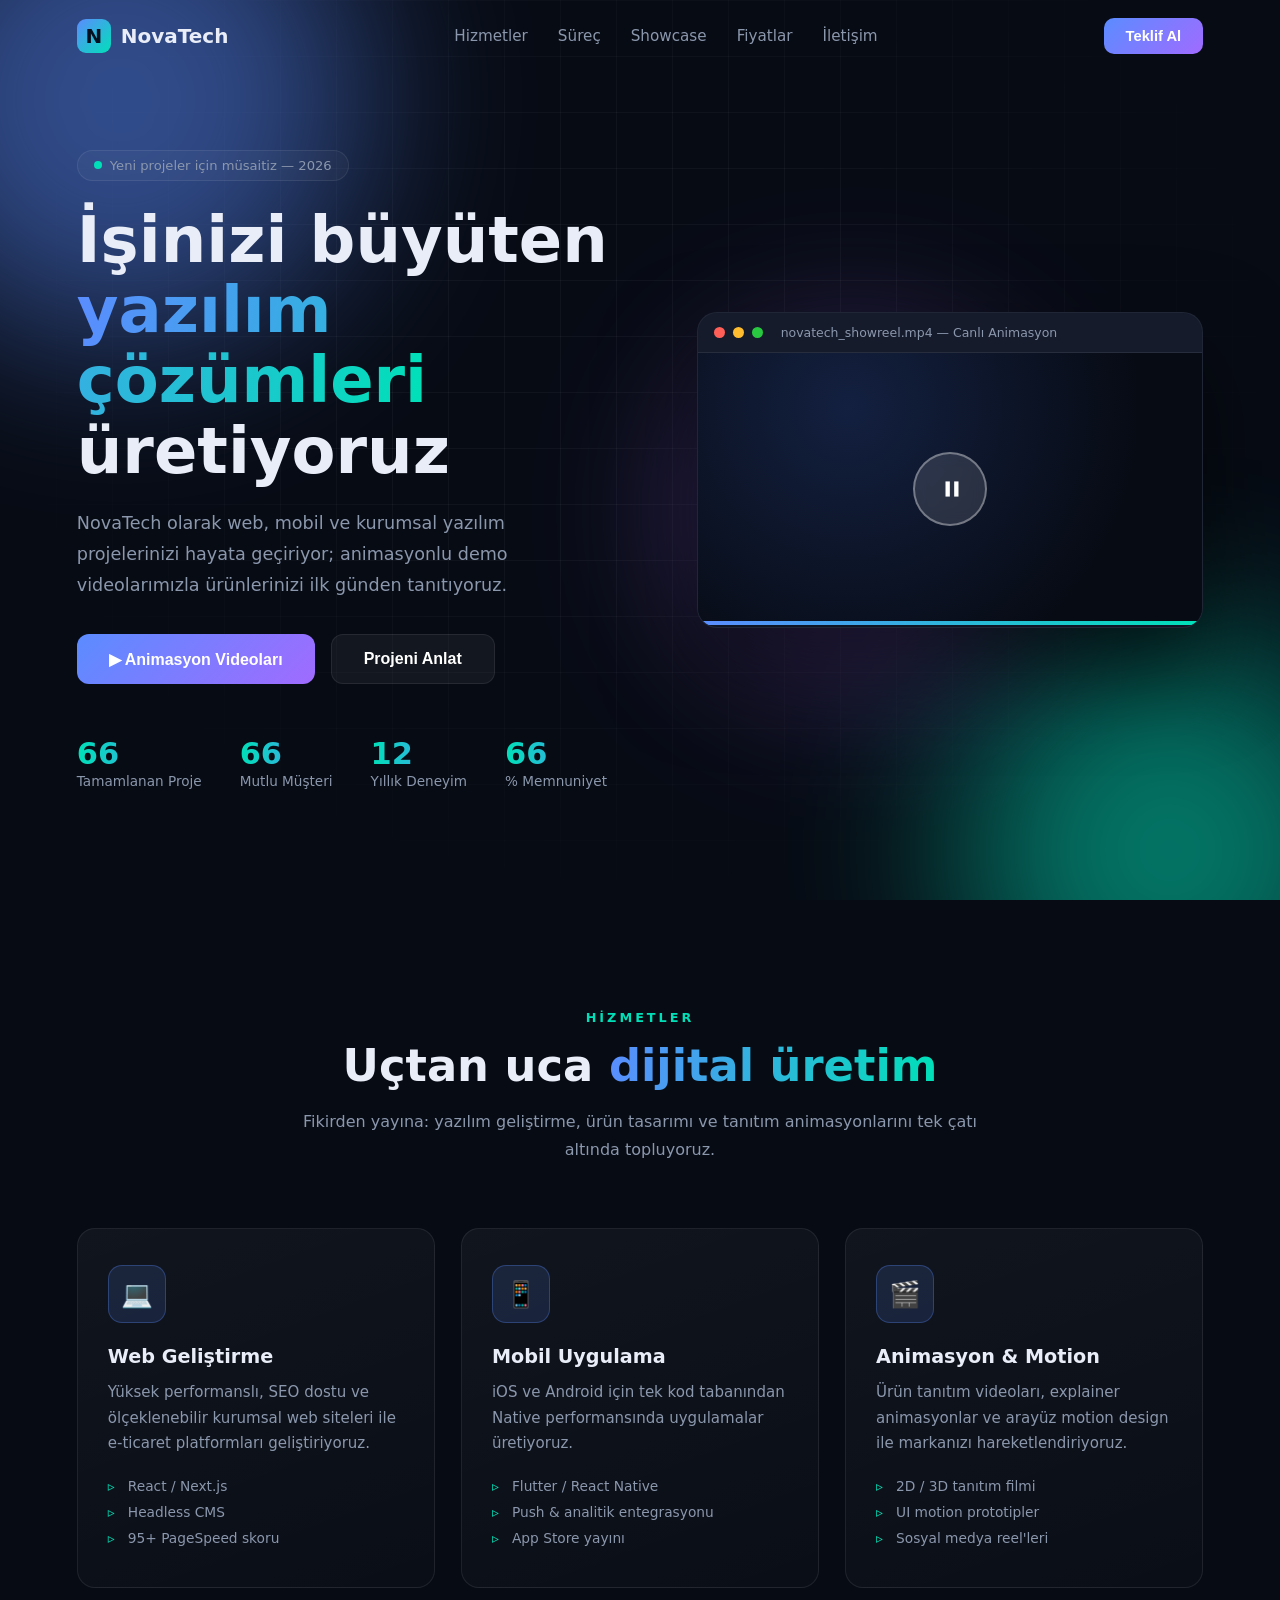
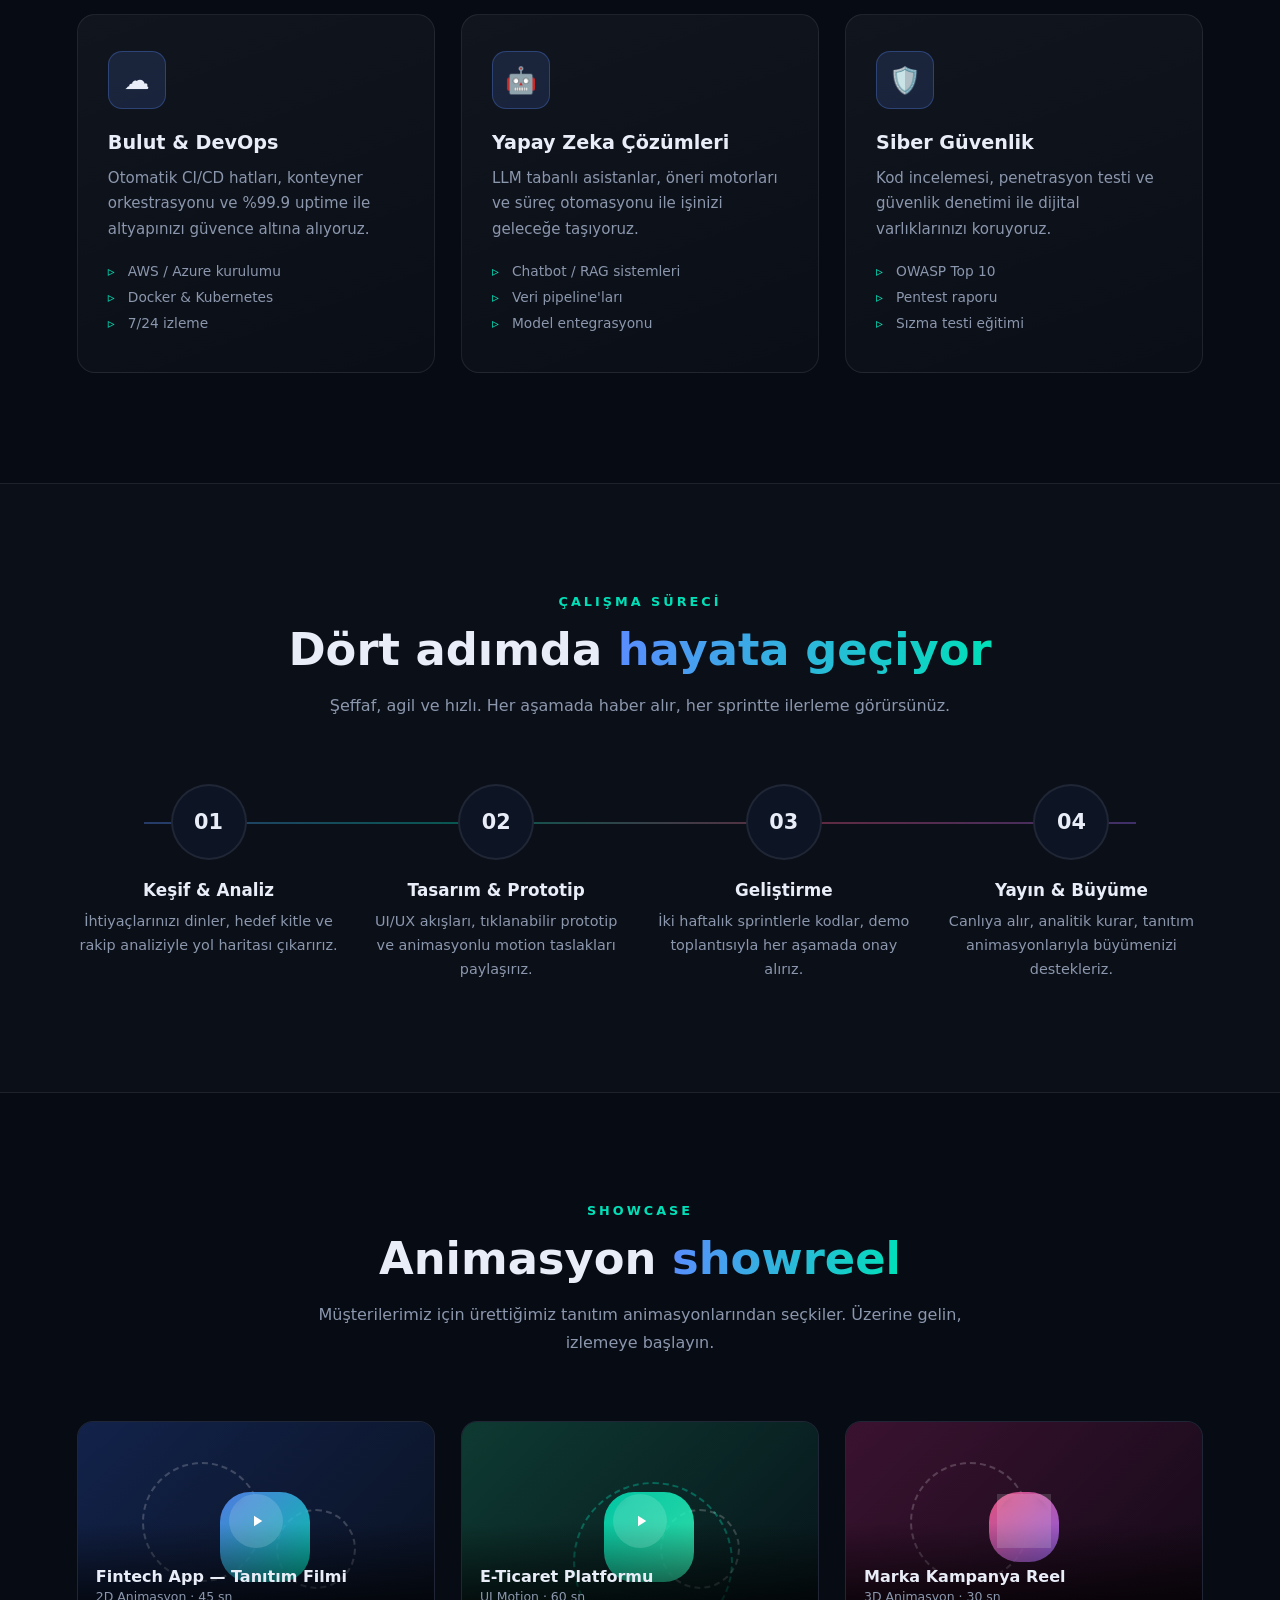
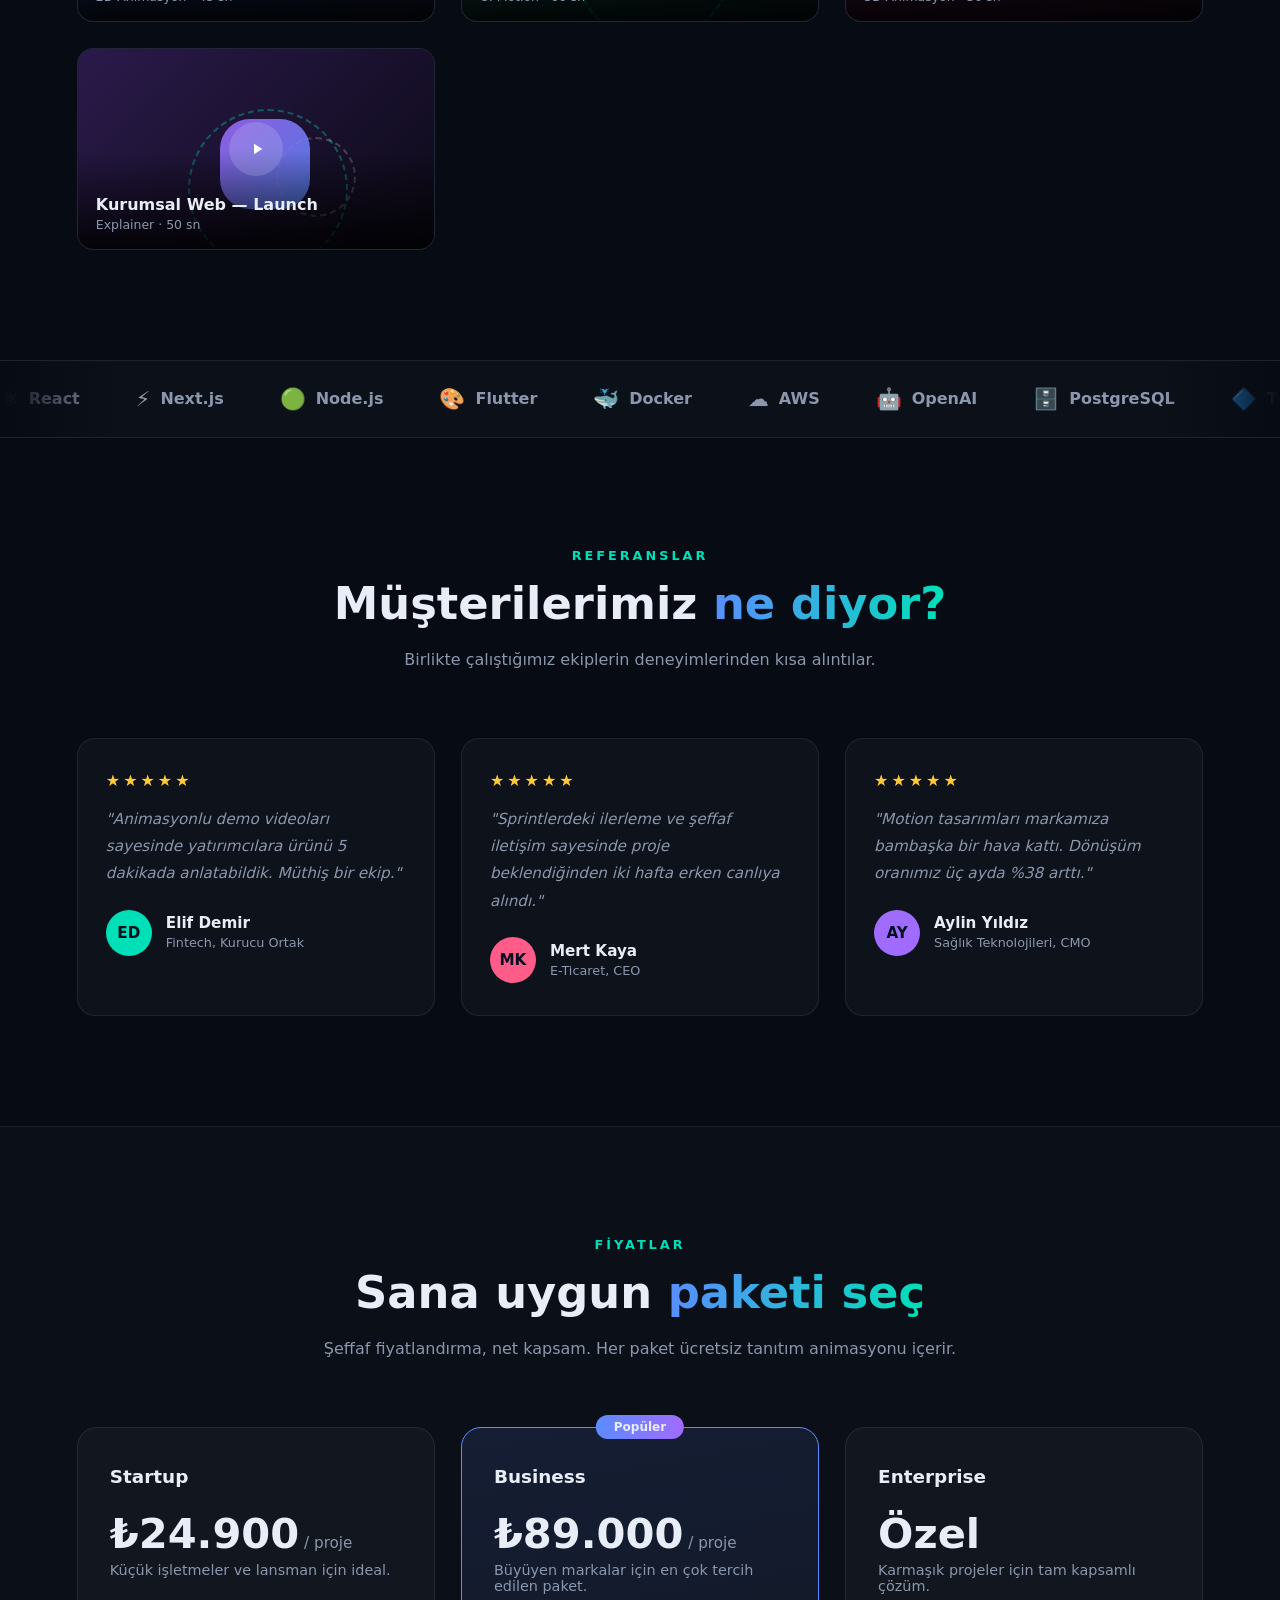
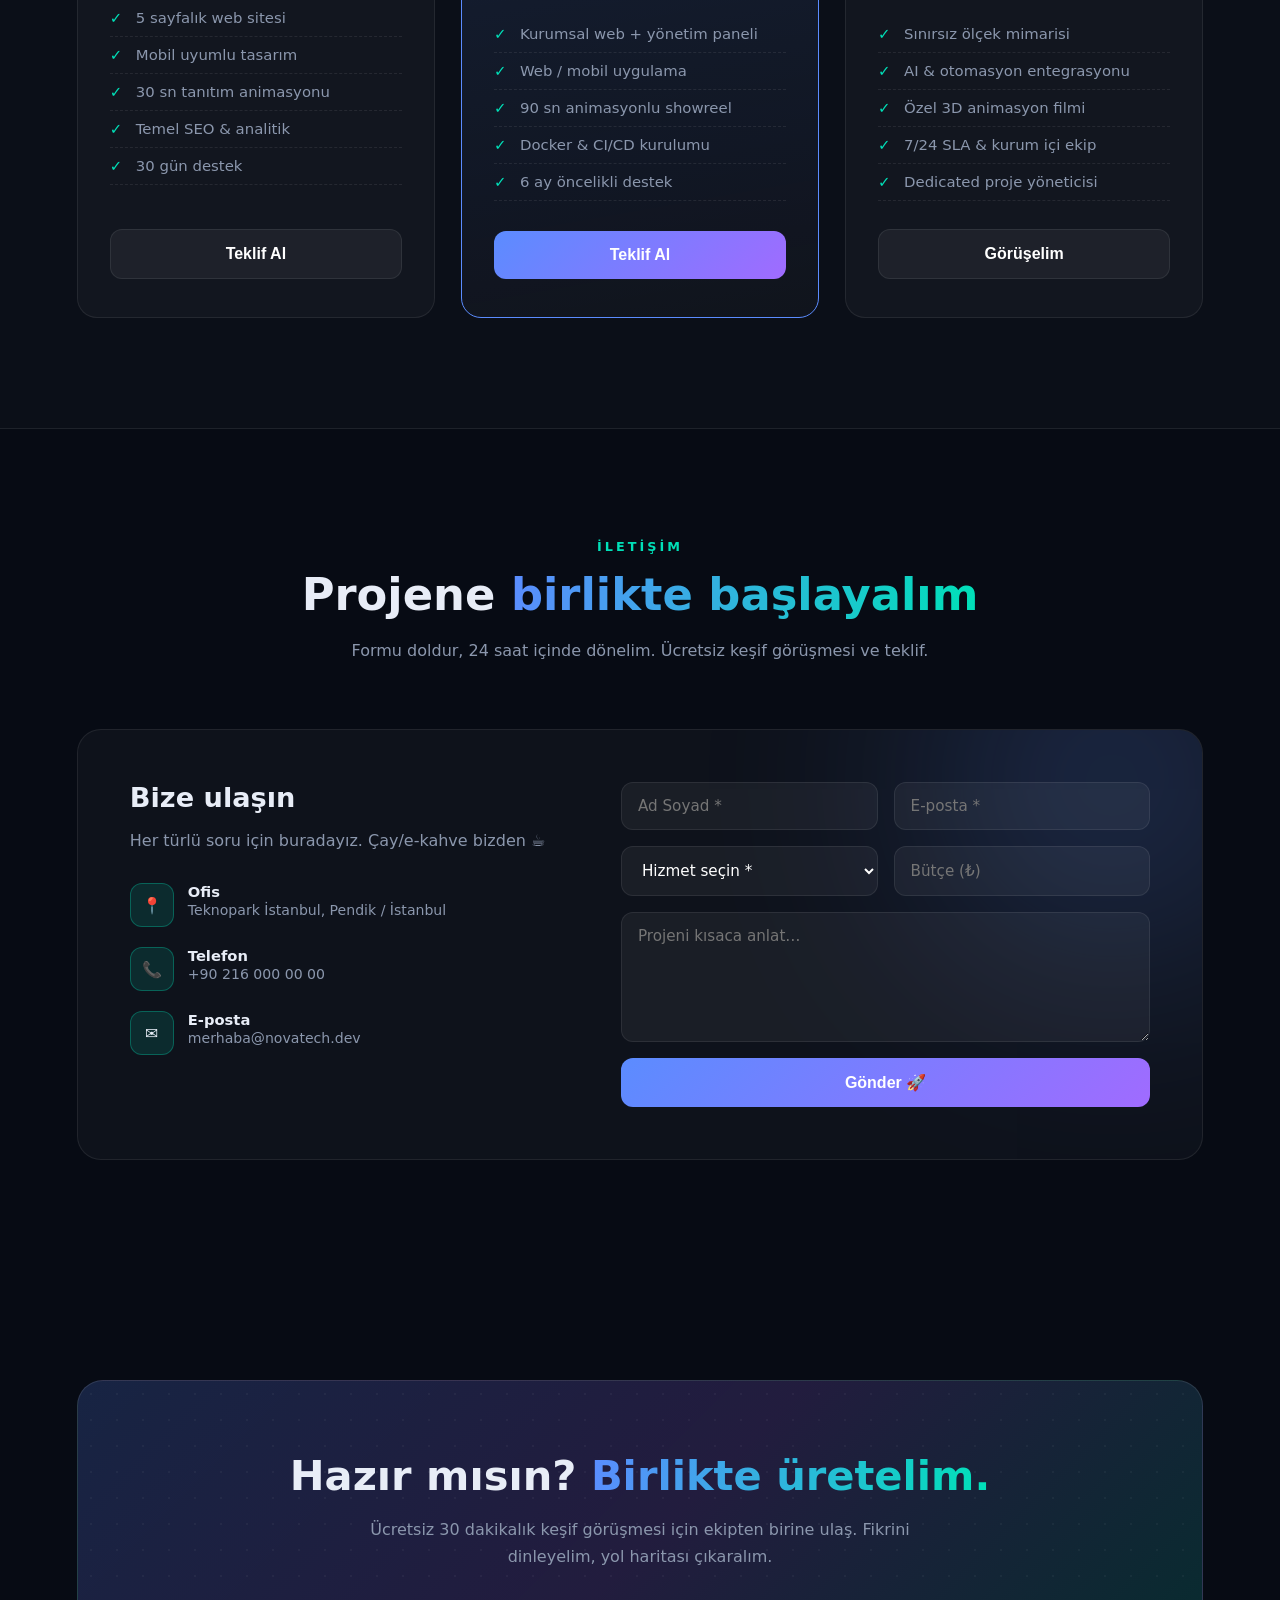
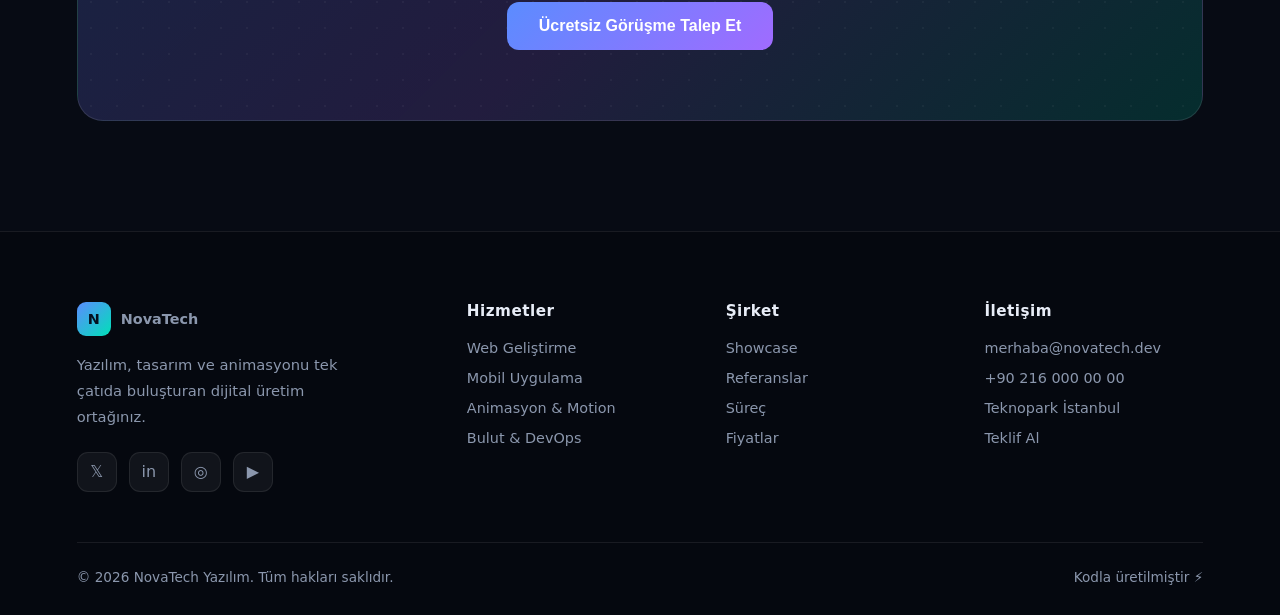
<file: arsiv/index-novatech.html>
<!DOCTYPE html>
<html lang="tr">
<head>
<meta charset="UTF-8">
<meta name="viewport" content="width=device-width, initial-scale=1.0">
<title>NovaTech Yazılım — Dijital Çözüm Ortağınız</title>
<style>
*{margin:0;padding:0;box-sizing:border-box}
:root{--bg:#070b14;--panel:#0d1424;--line:rgba(255,255,255,.08);--txt:#e8edf7;--muted:#8b97ad;--c1:#5b8cff;--c2:#00e0b8;--c3:#ff5c8a;--c4:#a06bff}
html{scroll-behavior:smooth}
body{font-family:"Segoe UI",system-ui,sans-serif;background:var(--bg);color:var(--txt);overflow-x:hidden}
a{color:inherit;text-decoration:none}
#loader{position:fixed;inset:0;background:var(--bg);display:flex;align-items:center;justify-content:center;z-index:9999;transition:opacity .6s,visibility .6s}
#loader.done{opacity:0;visibility:hidden}
.loader-ring{width:74px;height:74px;border-radius:50%;border:3px solid rgba(255,255,255,.08);border-top-color:var(--c1);border-right-color:var(--c2);animation:spin 1s linear infinite}
@keyframes spin{to{transform:rotate(360deg)}}
nav{position:fixed;top:0;left:0;right:0;z-index:100;padding:18px 6%;display:flex;align-items:center;justify-content:space-between;transition:.35s}
nav.scrolled{background:rgba(7,11,20,.85);backdrop-filter:blur(14px);padding:12px 6%;border-bottom:1px solid var(--line)}
.logo{display:flex;align-items:center;gap:10px;font-weight:800;font-size:1.25rem}
.logo-mark{width:34px;height:34px;border-radius:9px;background:linear-gradient(135deg,var(--c1),var(--c2));display:grid;place-items:center;color:#04101f;font-weight:900;animation:logoPulse 3s ease-in-out infinite}
@keyframes logoPulse{0%,100%{box-shadow:0 0 0 0 rgba(91,140,255,.5)}50%{box-shadow:0 0 0 10px rgba(91,140,255,0)}}
.nav-links{display:flex;gap:30px;list-style:none;font-size:.95rem}
.nav-links a{position:relative;color:var(--muted);transition:.25s}
.nav-links a::after{content:"";position:absolute;left:0;bottom:-6px;width:0;height:2px;background:linear-gradient(90deg,var(--c1),var(--c2));transition:.3s}
.nav-links a:hover{color:#fff}
.nav-links a:hover::after{width:100%}
.nav-cta{padding:10px 22px;border-radius:10px;background:linear-gradient(135deg,var(--c1),var(--c4));font-weight:600;font-size:.92rem;transition:.3s;border:none;cursor:pointer;color:#fff}
.nav-cta:hover{transform:translateY(-2px);box-shadow:0 10px 28px rgba(91,140,255,.35)}
.burger{display:none;flex-direction:column;gap:5px;cursor:pointer;background:none;border:none}
.burger span{width:26px;height:2px;background:#fff;transition:.3s}
header{min-height:100vh;display:flex;align-items:center;padding:120px 6% 80px;position:relative;overflow:hidden}
.bg-grid{position:absolute;inset:0;background-image:linear-gradient(rgba(255,255,255,.04) 1px,transparent 1px),linear-gradient(90deg,rgba(255,255,255,.04) 1px,transparent 1px);background-size:56px 56px;-webkit-mask-image:radial-gradient(ellipse at 50% 40%,#000 30%,transparent 75%);mask-image:radial-gradient(ellipse at 50% 40%,#000 30%,transparent 75%)}
.orb{position:absolute;border-radius:50%;filter:blur(90px);opacity:.5;animation:floatOrb 12s ease-in-out infinite}
.orb1{width:480px;height:480px;background:var(--c1);top:-140px;left:-120px}
.orb2{width:420px;height:420px;background:var(--c2);bottom:-160px;right:-100px;animation-delay:-4s}
.orb3{width:300px;height:300px;background:var(--c4);top:40%;left:55%;animation-delay:-8s}
@keyframes floatOrb{0%,100%{transform:translate(0,0) scale(1)}33%{transform:translate(40px,-50px) scale(1.08)}66%{transform:translate(-30px,40px) scale(.94)}}
.hero-inner{position:relative;z-index:2;max-width:1200px;margin:0 auto;width:100%;display:grid;grid-template-columns:1.05fr .95fr;gap:60px;align-items:center}
.badge{display:inline-flex;align-items:center;gap:8px;padding:7px 16px;border:1px solid var(--line);border-radius:999px;font-size:.82rem;color:var(--muted);background:rgba(255,255,255,.03);margin-bottom:24px}
.badge .dot{width:8px;height:8px;border-radius:50%;background:var(--c2);animation:blink 1.6s infinite}
@keyframes blink{0%,100%{opacity:1;box-shadow:0 0 0 0 rgba(0,224,184,.6)}50%{opacity:.4;box-shadow:0 0 0 7px rgba(0,224,184,0)}}
h1{font-size:clamp(2.4rem,5vw,4rem);line-height:1.1;font-weight:800;margin-bottom:22px}
.grad{background:linear-gradient(100deg,var(--c1),var(--c2) 50%,var(--c3));background-size:200% auto;-webkit-background-clip:text;background-clip:text;color:transparent;animation:shine 4s linear infinite}
@keyframes shine{to{background-position:200% center}}
.hero-p{color:var(--muted);font-size:1.1rem;line-height:1.75;max-width:520px;margin-bottom:34px}
.hero-btns{display:flex;gap:16px;flex-wrap:wrap}
.btn{padding:15px 32px;border-radius:12px;font-weight:600;font-size:1rem;cursor:pointer;border:none;transition:.3s;display:inline-flex;align-items:center;gap:9px}
.btn-main{background:linear-gradient(135deg,var(--c1),var(--c4));color:#fff}
.btn-main:hover{transform:translateY(-3px);box-shadow:0 16px 40px rgba(91,140,255,.4)}
.btn-ghost{background:rgba(255,255,255,.05);border:1px solid var(--line);color:#fff}
.btn-ghost:hover{background:rgba(255,255,255,.1);transform:translateY(-3px)}
.stats{display:flex;gap:38px;margin-top:52px;flex-wrap:wrap}
.stat b{display:block;font-size:1.9rem;font-weight:800;background:linear-gradient(90deg,var(--c2),var(--c1));-webkit-background-clip:text;background-clip:text;color:transparent}
.stat span{font-size:.85rem;color:var(--muted)}
.player{position:relative;border-radius:20px;overflow:hidden;border:1px solid var(--line);background:var(--panel);box-shadow:0 40px 90px rgba(0,0,0,.55);aspect-ratio:16/10}
.player-bar{display:flex;align-items:center;gap:8px;padding:12px 16px;background:rgba(255,255,255,.03);border-bottom:1px solid var(--line)}
.dotr{width:11px;height:11px;border-radius:50%}
.dotr.r{background:#ff5f57}.dotr.y{background:#febc2e}.dotr.g{background:#28c840}
.player-title{margin-left:10px;font-size:.78rem;color:var(--muted)}
.screen{position:relative;height:calc(100% - 42px);overflow:hidden;background:radial-gradient(circle at 30% 20%,#132040,#070b14 70%)}
.scene{position:absolute;inset:0;opacity:0;animation:sceneCycle 16s infinite}
.scene:nth-child(1){animation-delay:0s}.scene:nth-child(2){animation-delay:4s}.scene:nth-child(3){animation-delay:8s}.scene:nth-child(4){animation-delay:12s}
@keyframes sceneCycle{0%{opacity:0;transform:scale(.97)}4%{opacity:1;transform:scale(1)}23%{opacity:1;transform:scale(1)}27%{opacity:0;transform:scale(1.03)}100%{opacity:0}}
.code-lines{padding:22px;font-family:Consolas,monospace;font-size:.72rem;line-height:1.9;color:#9fb4d8}
.cl{opacity:0;animation:typeIn .4s forwards}
.cl i{font-style:normal;color:var(--c2)}.cl b{color:var(--c3);font-weight:600}.cl em{color:var(--c4)}
@keyframes typeIn{to{opacity:1}}
.dash{display:grid;grid-template-columns:repeat(3,1fr);gap:12px;padding:22px}
.dash-card{background:rgba(255,255,255,.04);border:1px solid var(--line);border-radius:12px;padding:14px;opacity:0;animation:typeIn .5s forwards}
.dash-card:nth-child(2){animation-delay:.3s}.dash-card:nth-child(3){animation-delay:.6s}.dash-card:nth-child(4){animation-delay:.9s;grid-column:span 3}
.dash-card span{font-size:.68rem;color:var(--muted);display:block;margin-bottom:6px}
.dash-card b{font-size:1.2rem;color:#fff}
.bar{height:7px;border-radius:6px;background:rgba(255,255,255,.07);margin-top:10px;overflow:hidden}
.bar i{display:block;height:100%;border-radius:6px;background:linear-gradient(90deg,var(--c1),var(--c2));width:0;animation:grow 2.4s .6s forwards}
.bar.p i{background:linear-gradient(90deg,var(--c3),var(--c4))}
@keyframes grow{to{width:var(--w,70%)}}
.net{position:absolute;inset:0}
.node{position:absolute;width:46px;height:46px;border-radius:12px;background:rgba(255,255,255,.05);border:1px solid var(--line);display:grid;place-items:center;font-size:1.1rem;animation:nodePop .6s backwards}
@keyframes nodePop{from{transform:scale(0) rotate(-30deg);opacity:0}}
.line-svg{position:absolute;inset:0;width:100%;height:100%}
.line-svg path{stroke:rgba(91,140,255,.55);stroke-width:1.6;fill:none;stroke-dasharray:6 6;animation:dash 1.2s linear infinite}
@keyframes dash{to{stroke-dashoffset:-24}}
.phone{position:absolute;left:50%;top:50%;transform:translate(-50%,-50%);width:150px;height:270px;border-radius:24px;border:3px solid rgba(255,255,255,.15);background:#0a1222;overflow:hidden;box-shadow:0 20px 60px rgba(0,0,0,.6);animation:phoneIn .8s backwards}
@keyframes phoneIn{from{transform:translate(-50%,-30%) scale(.7);opacity:0}}
.phone-top{height:22px;background:rgba(255,255,255,.05);display:grid;place-items:center}
.phone-top i{width:44px;height:5px;border-radius:4px;background:rgba(255,255,255,.2)}
.phone-body{padding:12px}
.pl{height:10px;border-radius:5px;background:rgba(255,255,255,.09);margin-bottom:9px;opacity:0;animation:typeIn .4s forwards}
.pl.a{width:80%;background:linear-gradient(90deg,var(--c1),transparent)}
.pl.b{width:100%}.pl.c{width:65%}.pl.d{width:90%}
.pl.tile{height:56px;background:linear-gradient(135deg,rgba(0,224,184,.25),rgba(91,140,255,.25));animation-delay:.5s}
.play-btn{position:absolute;inset:0;margin:auto;width:74px;height:74px;border-radius:50%;background:rgba(255,255,255,.12);backdrop-filter:blur(8px);border:2px solid rgba(255,255,255,.35);display:grid;place-items:center;cursor:pointer;transition:.3s;z-index:5}
.play-btn:hover{transform:scale(1.12);background:rgba(91,140,255,.4)}
.play-btn svg{width:26px;height:26px;fill:#fff;margin-left:4px}
.timeline{position:absolute;left:0;right:0;bottom:0;height:4px;background:rgba(255,255,255,.1);z-index:6}
.timeline i{display:block;height:100%;background:linear-gradient(90deg,var(--c1),var(--c2));animation:tl 16s linear infinite}
@keyframes tl{from{width:0}to{width:100%}}
section{padding:110px 6%;position:relative}
.sec-head{max-width:720px;margin:0 auto 64px;text-align:center}
.sec-tag{font-size:.8rem;letter-spacing:3px;text-transform:uppercase;color:var(--c2);font-weight:700;margin-bottom:14px;display:block}
.sec-head h2{font-size:clamp(1.9rem,3.6vw,2.8rem);margin-bottom:16px;font-weight:800}
.sec-head p{color:var(--muted);line-height:1.75}
.wrap{max-width:1200px;margin:0 auto}
.rv{opacity:0;transform:translateY(46px);transition:opacity .8s cubic-bezier(.2,.7,.3,1),transform .8s cubic-bezier(.2,.7,.3,1)}
.rv.on{opacity:1;transform:none}
.grid3{display:grid;grid-template-columns:repeat(auto-fit,minmax(280px,1fr));gap:26px}
.card{background:linear-gradient(160deg,rgba(255,255,255,.045),rgba(255,255,255,.015));border:1px solid var(--line);border-radius:18px;padding:36px 30px;position:relative;overflow:hidden;transition:.4s}
.card::before{content:"";position:absolute;top:0;left:0;right:0;height:3px;background:linear-gradient(90deg,var(--c1),var(--c2));transform:scaleX(0);transform-origin:left;transition:.45s}
.card:hover{transform:translateY(-10px);border-color:rgba(91,140,255,.4);box-shadow:0 24px 60px rgba(0,0,0,.5)}
.card:hover::before{transform:scaleX(1)}
.card-ic{width:58px;height:58px;border-radius:14px;display:grid;place-items:center;font-size:1.6rem;margin-bottom:22px;background:rgba(91,140,255,.14);border:1px solid rgba(91,140,255,.3);transition:.4s}
.card:hover .card-ic{transform:rotate(-8deg) scale(1.1);background:rgba(0,224,184,.16);border-color:rgba(0,224,184,.4)}
.card h3{font-size:1.2rem;margin-bottom:12px}
.card p{color:var(--muted);font-size:.94rem;line-height:1.7}
.card ul{list-style:none;margin-top:16px;font-size:.86rem;color:var(--muted)}
.card li{padding:5px 0 5px 20px;position:relative}
.card li::before{content:"▹";position:absolute;left:0;color:var(--c2)}
.steps{display:grid;grid-template-columns:repeat(auto-fit,minmax(230px,1fr));gap:24px;position:relative}
.steps::before{content:"";position:absolute;top:38px;left:6%;right:6%;height:2px;background:linear-gradient(90deg,var(--c1),var(--c2),var(--c3),var(--c4));opacity:.35}
.step{text-align:center;position:relative}
.step-n{width:76px;height:76px;margin:0 auto 20px;border-radius:50%;display:grid;place-items:center;font-weight:800;font-size:1.3rem;background:var(--panel);border:2px solid var(--line);position:relative;z-index:2;transition:.4s}
.step:hover .step-n{border-color:var(--c2);transform:translateY(-6px);box-shadow:0 14px 34px rgba(0,224,184,.25)}
.step h4{margin-bottom:10px;font-size:1.05rem}
.step p{color:var(--muted);font-size:.9rem;line-height:1.65}
.reel{display:grid;grid-template-columns:repeat(auto-fit,minmax(300px,1fr));gap:26px}
.reel-item{border-radius:16px;overflow:hidden;border:1px solid var(--line);background:var(--panel);position:relative;aspect-ratio:16/9;cursor:pointer}
.reel-item .mini{position:absolute;inset:0;transition:.5s}
.reel-item:hover .mini{transform:scale(1.06)}
.m1{background:linear-gradient(135deg,#12224a,#0a1222)}
.m2{background:linear-gradient(135deg,#0e3a32,#07141a)}
.m3{background:linear-gradient(135deg,#3a1230,#140a18)}
.m4{background:linear-gradient(135deg,#2a1a4a,#0d0a18)}
.ring{position:absolute;border-radius:50%;border:2px dashed rgba(255,255,255,.2);animation:spin 9s linear infinite}
.ring.a{width:120px;height:120px;top:20%;left:18%}
.ring.b{width:80px;height:80px;bottom:16%;right:22%;animation-duration:6s;animation-direction:reverse}
.ring.c{width:160px;height:160px;top:30%;right:24%;animation-duration:14s;border-color:rgba(0,224,184,.35)}
.blob{position:absolute;width:90px;height:90px;border-radius:30px;background:linear-gradient(135deg,var(--c1),var(--c2));top:35%;left:40%;animation:morph 5s ease-in-out infinite;opacity:.85}
@keyframes morph{0%,100%{border-radius:30px;transform:rotate(0)}50%{border-radius:50%;transform:rotate(180deg) scale(1.15)}}
.reel-meta{position:absolute;left:0;right:0;bottom:0;padding:44px 18px 16px;background:linear-gradient(transparent,rgba(0,0,0,.85));z-index:3}
.reel-meta b{display:block;font-size:1rem}
.reel-meta span{font-size:.78rem;color:var(--muted)}
.reel-play{position:absolute;inset:0;margin:auto;width:54px;height:54px;border-radius:50%;background:rgba(255,255,255,.15);backdrop-filter:blur(6px);display:grid;place-items:center;z-index:4;transition:.35s}
.reel-item:hover .reel-play{background:var(--c1);transform:scale(1.15)}
.reel-play svg{width:18px;height:18px;fill:#fff;margin-left:3px}
.marquee{overflow:hidden;padding:26px 0;border-block:1px solid var(--line);background:rgba(255,255,255,.02);position:relative}
.marquee::before,.marquee::after{content:"";position:absolute;top:0;bottom:0;width:120px;z-index:2}
.marquee::before{left:0;background:linear-gradient(90deg,var(--bg),transparent)}
.marquee::after{right:0;background:linear-gradient(270deg,var(--bg),transparent)}
.mq-track{display:flex;gap:56px;width:max-content;animation:mq 26s linear infinite}
.marquee:hover .mq-track{animation-play-state:paused}
@keyframes mq{to{transform:translateX(-50%)}}
.mq-item{display:flex;align-items:center;gap:10px;color:var(--muted);font-weight:600;font-size:1rem;white-space:nowrap;transition:.3s}
.mq-item:hover{color:#fff}
.mq-item i{font-style:normal;font-size:1.3rem}
.tgrid{display:grid;grid-template-columns:repeat(auto-fit,minmax(300px,1fr));gap:26px}
.tcard{background:rgba(255,255,255,.03);border:1px solid var(--line);border-radius:18px;padding:32px 28px;transition:.4s}
.tcard:hover{transform:translateY(-8px);border-color:rgba(0,224,184,.35)}
.stars{color:#ffc93c;margin-bottom:16px;letter-spacing:3px}
.tcard p{color:var(--muted);line-height:1.8;font-size:.95rem;font-style:italic}
.who{display:flex;align-items:center;gap:14px;margin-top:22px}
.av{width:46px;height:46px;border-radius:50%;display:grid;place-items:center;font-weight:800;color:#04101f;font-size:.95rem}
.who b{display:block;font-size:.95rem}
.who span{font-size:.8rem;color:var(--muted)}
.pgrid{display:grid;grid-template-columns:repeat(auto-fit,minmax(280px,1fr));gap:26px;align-items:stretch}
.plan{background:rgba(255,255,255,.03);border:1px solid var(--line);border-radius:20px;padding:38px 32px;display:flex;flex-direction:column;transition:.4s;position:relative}
.plan:hover{transform:translateY(-10px)}
.plan.pop{border-color:var(--c1);background:linear-gradient(170deg,rgba(91,140,255,.12),rgba(255,255,255,.02))}
.plan.pop::after{content:"Popüler";position:absolute;top:-13px;left:50%;transform:translateX(-50%);background:linear-gradient(90deg,var(--c1),var(--c4));padding:5px 18px;border-radius:999px;font-size:.75rem;font-weight:700}
.plan h3{font-size:1.15rem;margin-bottom:8px}
.price{font-size:2.6rem;font-weight:800;margin:14px 0 4px}
.price small{font-size:.95rem;font-weight:500;color:var(--muted)}
.plan>p{color:var(--muted);font-size:.9rem;margin-bottom:22px}
.plan ul{list-style:none;flex:1;margin-bottom:28px}
.plan li{padding:9px 0 9px 26px;position:relative;color:var(--muted);font-size:.93rem;border-bottom:1px dashed var(--line)}
.plan li::before{content:"✓";position:absolute;left:0;color:var(--c2);font-weight:700}
.plan .btn{width:100%;justify-content:center}
.contact-box{display:grid;grid-template-columns:1fr 1.2fr;gap:50px;background:rgba(255,255,255,.03);border:1px solid var(--line);border-radius:24px;padding:52px;overflow:hidden;position:relative}
.contact-box::before{content:"";position:absolute;width:340px;height:340px;background:var(--c1);filter:blur(130px);opacity:.25;top:-120px;right:-80px;border-radius:50%}
.cinfo h3{font-size:1.7rem;margin-bottom:14px}
.cinfo p{color:var(--muted);line-height:1.75;margin-bottom:28px}
.citem{display:flex;gap:14px;align-items:flex-start;margin-bottom:20px}
.citem .ci{width:44px;height:44px;border-radius:12px;background:rgba(0,224,184,.12);border:1px solid rgba(0,224,184,.3);display:grid;place-items:center;flex-shrink:0}
.citem b{display:block;font-size:.92rem}
.citem span{font-size:.88rem;color:var(--muted)}
form{display:grid;gap:16px;position:relative;z-index:2}
.f2{display:grid;grid-template-columns:1fr 1fr;gap:16px}
input,textarea,select{background:rgba(255,255,255,.05);border:1px solid var(--line);border-radius:12px;padding:14px 16px;color:#fff;font-family:inherit;font-size:.95rem;outline:none;transition:.3s;width:100%}
input:focus,textarea:focus,select:focus{border-color:var(--c1);box-shadow:0 0 0 4px rgba(91,140,255,.15)}
textarea{min-height:130px;resize:vertical}
option{background:#0d1424}
.form-msg{display:none;padding:14px;border-radius:12px;background:rgba(0,224,184,.12);border:1px solid rgba(0,224,184,.4);color:var(--c2);font-size:.92rem;text-align:center}
.form-msg.show{display:block;animation:typeIn .5s}
.cta{background:linear-gradient(135deg,rgba(91,140,255,.2),rgba(160,107,255,.18),rgba(0,224,184,.16));border:1px solid rgba(255,255,255,.1);border-radius:26px;padding:70px 40px;text-align:center;position:relative;overflow:hidden}
.cta::before{content:"";position:absolute;inset:0;background-image:radial-gradient(rgba(255,255,255,.08) 1px,transparent 1px);background-size:26px 26px;opacity:.5}
.cta h2{font-size:clamp(1.8rem,3.4vw,2.6rem);margin-bottom:16px;position:relative}
.cta p{color:var(--muted);max-width:560px;margin:0 auto 32px;line-height:1.7;position:relative}
.cta .btn{position:relative}
footer{border-top:1px solid var(--line);padding:70px 6% 30px;background:#05080f}
.fgrid{max-width:1200px;margin:0 auto;display:grid;grid-template-columns:1.6fr 1fr 1fr 1fr;gap:40px}
.fgrid p{color:var(--muted);font-size:.92rem;line-height:1.75;margin-top:16px;max-width:300px}
.fgrid h5{font-size:.95rem;margin-bottom:18px;letter-spacing:.5px}
.fgrid ul{list-style:none}
.fgrid li{margin-bottom:11px}
.fgrid a{color:var(--muted);font-size:.9rem;transition:.25s}
.fgrid a:hover{color:var(--c2);padding-left:5px}
.socials{display:flex;gap:12px;margin-top:22px}
.socials a{width:40px;height:40px;border-radius:11px;background:rgba(255,255,255,.05);border:1px solid var(--line);display:grid;place-items:center;transition:.3s;font-size:1rem}
.socials a:hover{background:var(--c1);border-color:var(--c1);transform:translateY(-4px)}
.fbot{max-width:1200px;margin:50px auto 0;padding-top:26px;border-top:1px solid var(--line);display:flex;justify-content:space-between;gap:16px;flex-wrap:wrap;color:var(--muted);font-size:.85rem}
#top{position:fixed;right:24px;bottom:24px;width:48px;height:48px;border-radius:14px;background:linear-gradient(135deg,var(--c1),var(--c4));border:none;color:#fff;font-size:1.2rem;cursor:pointer;opacity:0;visibility:hidden;transform:translateY(20px);transition:.35s;z-index:90}
#top.on{opacity:1;visibility:visible;transform:none}
#top:hover{box-shadow:0 12px 30px rgba(91,140,255,.45)}
@media(max-width:980px){
.hero-inner{grid-template-columns:1fr;gap:48px}
.contact-box{grid-template-columns:1fr;padding:36px}
.fgrid{grid-template-columns:1fr 1fr}
.steps::before{display:none}
}
@media(max-width:760px){
.nav-links{position:fixed;top:0;right:-100%;width:min(78vw,320px);height:100vh;background:#0a1120;flex-direction:column;justify-content:center;align-items:center;gap:34px;transition:.4s;border-left:1px solid var(--line)}
.nav-links.open{right:0}
.nav-links a{font-size:1.15rem}
.burger{display:flex;z-index:110}
.burger.open span:nth-child(1){transform:translateY(7px) rotate(45deg)}
.burger.open span:nth-child(2){opacity:0}
.burger.open span:nth-child(3){transform:translateY(-7px) rotate(-45deg)}
.nav-cta{display:none}
section{padding:80px 6%}
.f2{grid-template-columns:1fr}
.fbot{justify-content:center;text-align:center}
.stats{gap:26px}
}
</style>
</head>
<body>
<div id="loader"><div class="loader-ring"></div></div>
<nav id="nav">
  <a href="#" class="logo"><span class="logo-mark">N</span> NovaTech</a>
  <ul class="nav-links" id="navLinks">
    <li><a href="#hizmetler">Hizmetler</a></li>
    <li><a href="#surec">Süreç</a></li>
    <li><a href="#showcase">Showcase</a></li>
    <li><a href="#fiyatlar">Fiyatlar</a></li>
    <li><a href="#iletisim">İletişim</a></li>
  </ul>
  <button class="nav-cta" onclick="document.getElementById('iletisim').scrollIntoView()">Teklif Al</button>
  <button class="burger" id="burger" aria-label="Menü"><span></span><span></span><span></span></button>
</nav>
<header>
  <div class="bg-grid"></div>
  <div class="orb orb1"></div><div class="orb orb2"></div><div class="orb orb3"></div>
  <div class="hero-inner">
    <div>
      <div class="badge"><span class="dot"></span> Yeni projeler için müsaitiz — 2026</div>
      <h1>İşinizi büyüten <span class="grad">yazılım çözümleri</span> üretiyoruz</h1>
      <p class="hero-p">NovaTech olarak web, mobil ve kurumsal yazılım projelerinizi hayata geçiriyor; animasyonlu demo videolarımızla ürünlerinizi ilk günden tanıtıyoruz.</p>
      <div class="hero-btns">
        <button class="btn btn-main" onclick="document.getElementById('showcase').scrollIntoView()">▶ Animasyon Videoları</button>
        <button class="btn btn-ghost" onclick="document.getElementById('iletisim').scrollIntoView()">Projeni Anlat</button>
      </div>
      <div class="stats">
        <div class="stat"><b data-count="240">0</b><span>Tamamlanan Proje</span></div>
        <div class="stat"><b data-count="180">0</b><span>Mutlu Müşteri</span></div>
        <div class="stat"><b data-count="12">0</b><span>Yıllık Deneyim</span></div>
        <div class="stat"><b data-count="98">0</b><span>% Memnuniyet</span></div>
      </div>
    </div>
    <div class="player" id="player">
      <div class="player-bar">
        <span class="dotr r"></span><span class="dotr y"></span><span class="dotr g"></span>
        <span class="player-title">novatech_showreel.mp4 — Canlı Animasyon</span>
      </div>
      <div class="screen">
        <div class="scene">
          <div class="code-lines">
            <div class="cl" style="animation-delay:.2s"><em>const</em> <b>app</b> = <i>createNovaTech</i>({</div>
            <div class="cl" style="animation-delay:.7s">&nbsp;&nbsp;stack: [<i>"React"</i>, <i>"Node"</i>, <i>"AI"</i>],</div>
            <div class="cl" style="animation-delay:1.2s">&nbsp;&nbsp;performance: <i>"maksimum"</i>,</div>
            <div class="cl" style="animation-delay:1.7s">&nbsp;&nbsp;design: <i>"premium"</i>,</div>
            <div class="cl" style="animation-delay:2.2s">});</div>
            <div class="cl" style="animation-delay:2.7s"><b>app</b>.<i>deploy</i>(); <span style="color:#28c840">// canlıda ✓</span></div>
            <div class="cl" style="animation-delay:3.2s">&gt; uptime: <i>99.9%</i> — sistem hazır_</div>
          </div>
        </div>
        <div class="scene">
          <div class="dash">
            <div class="dash-card"><span>Aylık Kullanıcı</span><b>84.2K</b><div class="bar" style="--w:82%"><i></i></div></div>
            <div class="dash-card"><span>Dönüşüm Oranı</span><b>%12.4</b><div class="bar p" style="--w:64%"><i></i></div></div>
            <div class="dash-card"><span>Ciro Artışı</span><b>+38%</b><div class="bar" style="--w:91%"><i></i></div></div>
            <div class="dash-card"><span>Gerçek Zamanlı Analitik Paneli</span><b style="font-size:.95rem;color:#8b97ad">Veriler canlı olarak senkronize ediliyor…</b></div>
          </div>
        </div>
        <div class="scene">
          <div class="net">
            <svg class="line-svg" viewBox="0 0 500 300" preserveAspectRatio="none">
              <path d="M80,70 L250,150"/><path d="M420,70 L250,150"/>
              <path d="M80,230 L250,150"/><path d="M420,230 L250,150"/>
              <path d="M250,40 L250,150"/><path d="M250,260 L250,150"/>
            </svg>
            <div class="node" style="top:16%;left:12%;animation-delay:.2s">☁️</div>
            <div class="node" style="top:16%;right:12%;animation-delay:.5s">🗄️</div>
            <div class="node" style="bottom:16%;left:12%;animation-delay:.8s">🔒</div>
            <div class="node" style="bottom:16%;right:12%;animation-delay:1.1s">📱</div>
            <div class="node" style="top:6%;left:50%;margin-left:-23px;animation-delay:.35s">⚙️</div>
            <div class="node" style="bottom:6%;left:50%;margin-left:-23px;animation-delay:.65s">🤖</div>
            <div class="node" style="top:50%;left:50%;margin:-23px 0 0 -23px;background:linear-gradient(135deg,var(--c1),var(--c2));border:none;animation-delay:0s">N</div>
          </div>
        </div>
        <div class="scene">
          <div class="phone">
            <div class="phone-top"><i></i></div>
            <div class="phone-body">
              <div class="pl a" style="animation-delay:.2s"></div>
              <div class="pl tile" style="animation-delay:.4s"></div>
              <div class="pl b" style="animation-delay:.7s"></div>
              <div class="pl c" style="animation-delay:.9s"></div>
              <div class="pl d" style="animation-delay:1.1s"></div>
              <div class="pl b" style="animation-delay:1.3s"></div>
              <div class="pl c" style="animation-delay:1.5s"></div>
            </div>
          </div>
        </div>
        <div class="play-btn" id="playBtn" title="Animasyonu duraklat">
          <svg id="playIcon" viewBox="0 0 24 24"><rect x="6" y="5" width="4" height="14"/><rect x="14" y="5" width="4" height="14"/></svg>
        </div>
        <div class="timeline"><i id="tlBar"></i></div>
      </div>
    </div>
  </div>
</header>

<section id="hizmetler">
  <div class="sec-head rv">
    <span class="sec-tag">Hizmetler</span>
    <h2>Uçtan uca <span class="grad">dijital üretim</span></h2>
    <p>Fikirden yayına: yazılım geliştirme, ürün tasarımı ve tanıtım animasyonlarını tek çatı altında topluyoruz.</p>
  </div>
  <div class="wrap grid3">
    <div class="card rv">
      <div class="card-ic">💻</div>
      <h3>Web Geliştirme</h3>
      <p>Yüksek performanslı, SEO dostu ve ölçeklenebilir kurumsal web siteleri ile e-ticaret platformları geliştiriyoruz.</p>
      <ul><li>React / Next.js</li><li>Headless CMS</li><li>95+ PageSpeed skoru</li></ul>
    </div>
    <div class="card rv">
      <div class="card-ic">📱</div>
      <h3>Mobil Uygulama</h3>
      <p>iOS ve Android için tek kod tabanından Native performansında uygulamalar üretiyoruz.</p>
      <ul><li>Flutter / React Native</li><li>Push & analitik entegrasyonu</li><li>App Store yayını</li></ul>
    </div>
    <div class="card rv">
      <div class="card-ic">🎬</div>
      <h3>Animasyon & Motion</h3>
      <p>Ürün tanıtım videoları, explainer animasyonlar ve arayüz motion design ile markanızı hareketlendiriyoruz.</p>
      <ul><li>2D / 3D tanıtım filmi</li><li>UI motion prototipler</li><li>Sosyal medya reel'leri</li></ul>
    </div>
    <div class="card rv">
      <div class="card-ic">☁️</div>
      <h3>Bulut & DevOps</h3>
      <p>Otomatik CI/CD hatları, konteyner orkestrasyonu ve %99.9 uptime ile altyapınızı güvence altına alıyoruz.</p>
      <ul><li>AWS / Azure kurulumu</li><li>Docker & Kubernetes</li><li>7/24 izleme</li></ul>
    </div>
    <div class="card rv">
      <div class="card-ic">🤖</div>
      <h3>Yapay Zeka Çözümleri</h3>
      <p>LLM tabanlı asistanlar, öneri motorları ve süreç otomasyonu ile işinizi geleceğe taşıyoruz.</p>
      <ul><li>Chatbot / RAG sistemleri</li><li>Veri pipeline'ları</li><li>Model entegrasyonu</li></ul>
    </div>
    <div class="card rv">
      <div class="card-ic">🛡️</div>
      <h3>Siber Güvenlik</h3>
      <p>Kod incelemesi, penetrasyon testi ve güvenlik denetimi ile dijital varlıklarınızı koruyoruz.</p>
      <ul><li>OWASP Top 10</li><li>Pentest raporu</li><li>Sızma testi eğitimi</li></ul>
    </div>
  </div>
</section>

<section id="surec" style="background:rgba(255,255,255,.015);border-block:1px solid var(--line)">
  <div class="sec-head rv">
    <span class="sec-tag">Çalışma Süreci</span>
    <h2>Dört adımda <span class="grad">hayata geçiyor</span></h2>
    <p>Şeffaf, agil ve hızlı. Her aşamada haber alır, her sprintte ilerleme görürsünüz.</p>
  </div>
  <div class="wrap steps">
    <div class="step rv"><div class="step-n">01</div><h4>Keşif & Analiz</h4><p>İhtiyaçlarınızı dinler, hedef kitle ve rakip analiziyle yol haritası çıkarırız.</p></div>
    <div class="step rv"><div class="step-n">02</div><h4>Tasarım & Prototip</h4><p>UI/UX akışları, tıklanabilir prototip ve animasyonlu motion taslakları paylaşırız.</p></div>
    <div class="step rv"><div class="step-n">03</div><h4>Geliştirme</h4><p>İki haftalık sprintlerle kodlar, demo toplantısıyla her aşamada onay alırız.</p></div>
    <div class="step rv"><div class="step-n">04</div><h4>Yayın & Büyüme</h4><p>Canlıya alır, analitik kurar, tanıtım animasyonlarıyla büyümenizi destekleriz.</p></div>
  </div>
</section>

<section id="showcase">
  <div class="sec-head rv">
    <span class="sec-tag">Showcase</span>
    <h2>Animasyon <span class="grad">showreel</span></h2>
    <p>Müşterilerimiz için ürettiğimiz tanıtım animasyonlarından seçkiler. Üzerine gelin, izlemeye başlayın.</p>
  </div>
  <div class="wrap reel">
    <div class="reel-item rv"><div class="mini m1"><div class="ring a"></div><div class="ring b"></div><div class="blob"></div></div><div class="reel-play"><svg viewBox="0 0 24 24"><path d="M8 5v14l11-7z"/></svg></div><div class="reel-meta"><b>Fintech App — Tanıtım Filmi</b><span>2D Animasyon · 45 sn</span></div></div>
    <div class="reel-item rv"><div class="mini m2"><div class="ring c"></div><div class="ring b"></div><div class="blob" style="background:linear-gradient(135deg,var(--c2),#3affc0);animation-delay:1s"></div></div><div class="reel-play"><svg viewBox="0 0 24 24"><path d="M8 5v14l11-7z"/></svg></div><div class="reel-meta"><b>E-Ticaret Platformu</b><span>UI Motion · 60 sn</span></div></div>
    <div class="reel-item rv"><div class="mini m3"><div class="ring a"></div><div class="blob" style="background:linear-gradient(135deg,var(--c3),var(--c4));animation-delay:.6s;width:70px;height:70px"></div></div><div class="reel-play"><svg viewBox="0 0 24 24"><path d="M8 5v14l11-7z"/></svg></div><div class="reel-meta"><b>Marka Kampanya Reel</b><span>3D Animasyon · 30 sn</span></div></div>
    <div class="reel-item rv"><div class="mini m4"><div class="ring c"></div><div class="ring b"></div><div class="blob" style="background:linear-gradient(135deg,var(--c4),var(--c1));animation-delay:1.4s"></div></div><div class="reel-play"><svg viewBox="0 0 24 24"><path d="M8 5v14l11-7z"/></svg></div><div class="reel-meta"><b>Kurumsal Web — Launch</b><span>Explainer · 50 sn</span></div></div>
  </div>
</section>

<div class="marquee">
  <div class="mq-track">
    <span class="mq-item"><i>⚛️</i> React</span><span class="mq-item"><i>⚡</i> Next.js</span><span class="mq-item"><i>🟢</i> Node.js</span><span class="mq-item"><i>🎨</i> Flutter</span><span class="mq-item"><i>🐳</i> Docker</span><span class="mq-item"><i>☁️</i> AWS</span><span class="mq-item"><i>🤖</i> OpenAI</span><span class="mq-item"><i>🗄️</i> PostgreSQL</span><span class="mq-item"><i>🔷</i> TypeScript</span><span class="mq-item"><i>🅰️</i> Angular</span>
    <span class="mq-item"><i>⚛️</i> React</span><span class="mq-item"><i>⚡</i> Next.js</span><span class="mq-item"><i>🟢</i> Node.js</span><span class="mq-item"><i>🎨</i> Flutter</span><span class="mq-item"><i>🐳</i> Docker</span><span class="mq-item"><i>☁️</i> AWS</span><span class="mq-item"><i>🤖</i> OpenAI</span><span class="mq-item"><i>🗄️</i> PostgreSQL</span><span class="mq-item"><i>🔷</i> TypeScript</span><span class="mq-item"><i>🅰️</i> Angular</span>
  </div>
</div>

<section id="referanslar">
  <div class="sec-head rv">
    <span class="sec-tag">Referanslar</span>
    <h2>Müşterilerimiz <span class="grad">ne diyor?</span></h2>
    <p>Birlikte çalıştığımız ekiplerin deneyimlerinden kısa alıntılar.</p>
  </div>
  <div class="wrap tgrid">
    <div class="tcard rv">
      <div class="stars">★★★★★</div>
      <p>"Animasyonlu demo videoları sayesinde yatırımcılara ürünü 5 dakikada anlatabildik. Müthiş bir ekip."</p>
      <div class="who"><div class="av" style="background:#00e0b8">ED</div><div><b>Elif Demir</b><span>Fintech, Kurucu Ortak</span></div></div>
    </div>
    <div class="tcard rv">
      <div class="stars">★★★★★</div>
      <p>"Sprintlerdeki ilerleme ve şeffaf iletişim sayesinde proje beklendiğinden iki hafta erken canlıya alındı."</p>
      <div class="who"><div class="av" style="background:#ff5c8a">MK</div><div><b>Mert Kaya</b><span>E-Ticaret, CEO</span></div></div>
    </div>
    <div class="tcard rv">
      <div class="stars">★★★★★</div>
      <p>"Motion tasarımları markamıza bambaşka bir hava kattı. Dönüşüm oranımız üç ayda %38 arttı."</p>
      <div class="who"><div class="av" style="background:#a06bff">AY</div><div><b>Aylin Yıldız</b><span>Sağlık Teknolojileri, CMO</span></div></div>
    </div>
  </div>
</section>

<section id="fiyatlar" style="background:rgba(255,255,255,.015);border-block:1px solid var(--line)">
  <div class="sec-head rv">
    <span class="sec-tag">Fiyatlar</span>
    <h2>Sana uygun <span class="grad">paketi seç</span></h2>
    <p>Şeffaf fiyatlandırma, net kapsam. Her paket ücretsiz tanıtım animasyonu içerir.</p>
  </div>
  <div class="wrap pgrid">
    <div class="plan rv">
      <h3>Startup</h3>
      <div class="price">₺24.900<small> / proje</small></div>
      <p>Küçük işletmeler ve lansman için ideal.</p>
      <ul>
        <li>5 sayfalık web sitesi</li>
        <li>Mobil uyumlu tasarım</li>
        <li>30 sn tanıtım animasyonu</li>
        <li>Temel SEO & analitik</li>
        <li>30 gün destek</li>
      </ul>
      <button class="btn btn-ghost" onclick="document.getElementById('iletisim').scrollIntoView()">Teklif Al</button>
    </div>
    <div class="plan pop rv">
      <h3>Business</h3>
      <div class="price">₺89.000<small> / proje</small></div>
      <p>Büyüyen markalar için en çok tercih edilen paket.</p>
      <ul>
        <li>Kurumsal web + yönetim paneli</li>
        <li>Web / mobil uygulama</li>
        <li>90 sn animasyonlu showreel</li>
        <li>Docker & CI/CD kurulumu</li>
        <li>6 ay öncelikli destek</li>
      </ul>
      <button class="btn btn-main" onclick="document.getElementById('iletisim').scrollIntoView()">Teklif Al</button>
    </div>
    <div class="plan rv">
      <h3>Enterprise</h3>
      <div class="price">Özel</div>
      <p>Karmaşık projeler için tam kapsamlı çözüm.</p>
      <ul>
        <li>Sınırsız ölçek mimarisi</li>
        <li>AI & otomasyon entegrasyonu</li>
        <li>Özel 3D animasyon filmi</li>
        <li>7/24 SLA & kurum içi ekip</li>
        <li>Dedicated proje yöneticisi</li>
      </ul>
      <button class="btn btn-ghost" onclick="document.getElementById('iletisim').scrollIntoView()">Görüşelim</button>
    </div>
  </div>
</section>

<section id="iletisim">
  <div class="sec-head rv">
    <span class="sec-tag">İletişim</span>
    <h2>Projene <span class="grad">birlikte başlayalım</span></h2>
    <p>Formu doldur, 24 saat içinde dönelim. Ücretsiz keşif görüşmesi ve teklif.</p>
  </div>
  <div class="wrap contact-box rv">
    <div class="cinfo">
      <h3>Bize ulaşın</h3>
      <p>Her türlü soru için buradayız. Çay/e-kahve bizden ☕</p>
      <div class="citem"><div class="ci">📍</div><div><b>Ofis</b><span>Teknopark İstanbul, Pendik / İstanbul</span></div></div>
      <div class="citem"><div class="ci">📞</div><div><b>Telefon</b><span>+90 216 000 00 00</span></div></div>
      <div class="citem"><div class="ci">✉️</div><div><b>E-posta</b><span>merhaba@novatech.dev</span></div></div>
    </div>
    <form id="contactForm">
      <div class="f2">
        <input type="text" placeholder="Ad Soyad *" required>
        <input type="email" placeholder="E-posta *" required>
      </div>
      <div class="f2">
        <select>
          <option>Hizmet seçin *</option>
          <option>Web Geliştirme</option>
          <option>Mobil Uygulama</option>
          <option>Animasyon & Motion</option>
          <option>Bulut & DevOps</option>
          <option>Yapay Zeka</option>
        </select>
        <input type="text" placeholder="Bütçe (₺)">
      </div>
      <textarea placeholder="Projeni kısaca anlat…"></textarea>
      <button type="submit" class="btn btn-main" style="justify-content:center">Gönder 🚀</button>
      <div class="form-msg" id="formMsg">Teşekkürler! Mesajın alındı, 24 saat içinde dönüş yapacağız.</div>
    </form>
  </div>
</section>

<section>
  <div class="wrap cta rv">
    <h2>Hazır mısın? <span class="grad">Birlikte üretelim.</span></h2>
    <p>Ücretsiz 30 dakikalık keşif görüşmesi için ekipten birine ulaş. Fikrini dinleyelim, yol haritası çıkaralım.</p>
    <button class="btn btn-main" onclick="document.getElementById('iletisim').scrollIntoView()">Ücretsiz Görüşme Talep Et</button>
  </div>
</section>

<footer>
  <div class="fgrid">
    <div>
      <a href="#" class="logo"><span class="logo-mark">N</span> NovaTech</a>
      <p>Yazılım, tasarım ve animasyonu tek çatıda buluşturan dijital üretim ortağınız.</p>
      <div class="socials">
        <a href="#" title="X">𝕏</a><a href="#" title="LinkedIn">in</a><a href="#" title="Instagram">◎</a><a href="#" title="YouTube">▶</a>
      </div>
    </div>
    <div>
      <h5>Hizmetler</h5>
      <ul>
        <li><a href="#hizmetler">Web Geliştirme</a></li>
        <li><a href="#hizmetler">Mobil Uygulama</a></li>
        <li><a href="#hizmetler">Animasyon & Motion</a></li>
        <li><a href="#hizmetler">Bulut & DevOps</a></li>
      </ul>
    </div>
    <div>
      <h5>Şirket</h5>
      <ul>
        <li><a href="#showcase">Showcase</a></li>
        <li><a href="#referanslar">Referanslar</a></li>
        <li><a href="#surec">Süreç</a></li>
        <li><a href="#fiyatlar">Fiyatlar</a></li>
      </ul>
    </div>
    <div>
      <h5>İletişim</h5>
      <ul>
        <li><a href="mailto:merhaba@novatech.dev">merhaba@novatech.dev</a></li>
        <li><a href="tel:+902160000000">+90 216 000 00 00</a></li>
        <li><a href="#">Teknopark İstanbul</a></li>
        <li><a href="#iletisim">Teklif Al</a></li>
      </ul>
    </div>
  </div>
  <div class="fbot">
    <span>© 2026 NovaTech Yazılım. Tüm hakları saklıdır.</span>
    <span>Kodla üretilmiştir ⚡</span>
  </div>
</footer>

<button id="top" title="Yukarı çık">↑</button>

<script>
const nav=document.getElementById('nav'),topBtn=document.getElementById('top'),burger=document.getElementById('burger'),navLinks=document.getElementById('navLinks');
addEventListener('scroll',()=>{nav.classList.toggle('scrolled',scrollY>40);topBtn.classList.toggle('on',scrollY>600);},{passive:true});
topBtn.onclick=()=>scrollTo({top:0,behavior:'smooth'});
burger.onclick=()=>{burger.classList.toggle('open');navLinks.classList.toggle('open');};
navLinks.querySelectorAll('a').forEach(a=>a.onclick=()=>{burger.classList.remove('open');navLinks.classList.remove('open');});
addEventListener('load',()=>setTimeout(()=>document.getElementById('loader').classList.add('done'),500));
document.querySelectorAll('.rv').forEach(el=>new IntersectionObserver((es,ob)=>{es.forEach(e=>{if(e.isIntersecting){e.target.classList.add('on');ob.disconnect();}})},{threshold:.14}).observe(el));
const counts=document.querySelectorAll('[data-count]');
const cObs=new IntersectionObserver(es=>es.forEach(e=>{
  if(!e.isIntersecting)return;cObs.disconnect();const el=e.target,to=+el.dataset.count;let c=0;
  const tick=()=>{el.textContent=Math.round(c++);c<=to?requestAnimationFrame(tick):el.textContent=to;};
  tick();
}),{threshold:.5});
counts.forEach(el=>cObs.observe(el));
const scenes=document.querySelectorAll('.scene'),tl=document.getElementById('tlBar'),playBtn=document.getElementById('playBtn'),playIcon=document.getElementById('playIcon');
let paused=false;
function sync(){
  scenes.forEach(s=>{const a=getComputedStyle(s).animation;const ms=getComputedStyle(s).animationDelay.split('s')[0]*1000;s.style.animationPlayState=paused?'paused':'running';});
  tl.style.animationPlayState=paused?'paused':'running';
}
playBtn.onclick=()=>{paused=!paused;sync();playIcon.style.opacity=paused?0.4:1;playBtn.style.background=paused?'rgba(255,255,255,.12)':'rgba(91,140,255,.4)';document.getElementById('playIcon').innerHTML=paused?'<path d="M8 5v14l11-7z"/>':'<rect x="6" y="5" width="4" height="14"/><rect x="14" y="5" width="4" height="14"/>';};
document.getElementById('contactForm').addEventListener('submit',e=>{e.preventDefault();document.getElementById('formMsg').classList.add('show');e.target.reset();});
</script>
</body>
</html>
</file>
<file: styles.css>
:root{
  --ink:#0B0C0E;
  --ink-2:#111316;
  --ink-3:#171A1E;
  --line:rgba(255,255,255,.10);
  --line-2:rgba(255,255,255,.16);
  --txt:#ECEDF0;
  --muted:#95999F;
  --cyan:#1FD4EC;
  --blue:#5A6BFF;
  --paper:#F1EEE7;
  --paper-2:#E7E3DA;
  --paper-txt:#14161A;
  --paper-muted:#5E6168;
  --paper-line:rgba(20,22,26,.14);
  --sans:"Segoe UI",system-ui,-apple-system,"Helvetica Neue",Arial,sans-serif;
  --serif:"Iowan Old Style","Palatino Linotype",Palatino,Georgia,"Times New Roman",serif;
  --max:1180px;
  --r:4px;
}

*{margin:0;padding:0;box-sizing:border-box}
html{scroll-behavior:smooth;-webkit-text-size-adjust:100%}
body{
  font-family:var(--sans);
  background:var(--ink);
  color:var(--txt);
  line-height:1.65;
  font-size:16.5px;
  overflow-x:hidden;
  -webkit-font-smoothing:antialiased;
}
img{max-width:100%;display:block}
a{color:inherit;text-decoration:none}
ul,ol{list-style:none}
button,input,select,textarea{font:inherit;color:inherit}

.wrap{max-width:var(--max);margin:0 auto;padding:0 28px}
.wrap-narrow{max-width:840px}

::selection{background:var(--cyan);color:#04181D}

.progress{
  position:fixed;top:0;left:0;height:2px;width:0;
  background:linear-gradient(90deg,var(--cyan),var(--blue));
  z-index:200;transition:width .1s linear;
}

/* ---------- nav ---------- */
.nav{
  position:fixed;top:0;left:0;right:0;z-index:100;
  transition:background .3s,border-color .3s,padding .3s;
  border-bottom:1px solid transparent;
}
.nav.stuck{
  background:rgba(11,12,14,.88);
  backdrop-filter:saturate(160%) blur(14px);
  -webkit-backdrop-filter:saturate(160%) blur(14px);
  border-bottom-color:var(--line);
}
.nav-in{display:flex;align-items:center;justify-content:space-between;gap:24px;height:74px}
.nav.stuck .nav-in{height:64px}

.brand{display:flex;align-items:center;gap:10px;font-weight:700}
.brand-mark{
  width:30px;height:30px;border:1px solid var(--cyan);
  color:var(--cyan);display:grid;place-items:center;
  font-size:.7rem;letter-spacing:.04em;font-weight:700;
}
.brand-word{font-size:1.02rem;letter-spacing:.14em;font-weight:600}
.brand-word em{font-style:normal;color:var(--muted);font-weight:400}

.menu{display:flex;gap:32px;font-size:.92rem}
.menu a{color:var(--muted);position:relative;padding:4px 0;transition:color .25s}
.menu a::after{
  content:"";position:absolute;left:0;bottom:0;height:1px;width:0;
  background:var(--cyan);transition:width .3s;
}
.menu a:hover,.menu a.on{color:var(--txt)}
.menu a:hover::after,.menu a.on::after{width:100%}

.nav-cta{padding:10px 20px;font-size:.88rem}

.burger{
  display:none;width:38px;height:38px;background:none;border:1px solid var(--line);
  cursor:pointer;flex-direction:column;gap:5px;align-items:center;justify-content:center;
}
.burger span{width:16px;height:1.5px;background:var(--txt);transition:.3s}
.burger[aria-expanded="true"] span:first-child{transform:translateY(3.2px) rotate(45deg)}
.burger[aria-expanded="true"] span:last-child{transform:translateY(-3.2px) rotate(-45deg)}

/* ---------- buttons ---------- */
.btn{
  display:inline-flex;align-items:center;justify-content:center;gap:9px;
  padding:14px 26px;font-size:.94rem;font-weight:600;letter-spacing:.01em;
  border:1px solid transparent;cursor:pointer;border-radius:var(--r);
  transition:transform .25s,background .25s,color .25s,border-color .25s,box-shadow .25s;
}
.btn-solid{background:var(--cyan);color:#04181D;border-color:var(--cyan)}
.btn-solid:hover{transform:translateY(-2px);box-shadow:0 12px 30px rgba(31,212,236,.22)}
.btn-line{border-color:var(--line-2);color:var(--txt);background:transparent}
.btn-line:hover{border-color:var(--txt);background:rgba(255,255,255,.05);transform:translateY(-2px)}
.btn-block{width:100%}

/* ---------- hero ---------- */
.hero{padding:160px 0 90px;position:relative;overflow:hidden}
.hero::before{
  content:"";position:absolute;inset:0;
  background-image:linear-gradient(rgba(255,255,255,.028) 1px,transparent 1px),
                   linear-gradient(90deg,rgba(255,255,255,.028) 1px,transparent 1px);
  background-size:64px 64px;
  -webkit-mask-image:radial-gradient(ellipse 80% 60% at 50% 30%,#000 20%,transparent 78%);
  mask-image:radial-gradient(ellipse 80% 60% at 50% 30%,#000 20%,transparent 78%);
  pointer-events:none;
}
.hero .wrap{position:relative;z-index:1}

.eyebrow{
  font-size:.74rem;letter-spacing:.2em;text-transform:uppercase;
  color:var(--cyan);margin-bottom:22px;font-weight:600;
}
.hero-title{
  grid-area:title;
  font-family:var(--serif);
  font-size:clamp(2.2rem,4.3vw,3.7rem);
  line-height:1.06;font-weight:400;letter-spacing:-.02em;
  max-width:15ch;margin-bottom:30px;
}
.hero-title .mark{
  font-style:italic;
  background:linear-gradient(96deg,var(--cyan),var(--blue));
  -webkit-background-clip:text;background-clip:text;color:transparent;
}

.hero-grid{
  display:grid;grid-template-columns:1fr 1fr;column-gap:56px;row-gap:0;
  grid-template-areas:"title logo" "copy logo" "stats logo";
}
.hero-copy{grid-area:copy;min-width:0}
.hero-copy p{color:var(--muted);font-size:1.04rem;max-width:50ch;margin-bottom:28px}
.hero-actions{display:flex;gap:14px;flex-wrap:wrap}

.avail{
  display:inline-flex;align-items:center;gap:10px;margin-top:26px;
  font-size:.85rem;color:var(--muted);
  border:1px solid var(--line);border-radius:999px;padding:8px 17px;
  background:rgba(255,255,255,.03);
}
.pulse{width:7px;height:7px;flex:none;border-radius:50%;background:var(--cyan);
  animation:blip 2s ease-in-out infinite}
@keyframes blip{0%,100%{box-shadow:0 0 0 0 rgba(31,212,236,.5)}50%{box-shadow:0 0 0 6px rgba(31,212,236,0)}}

.hero-logo{grid-area:logo;align-self:start;min-width:0;margin:0}
.hero-logo img{
  width:100%;height:auto;display:block;
  filter:drop-shadow(0 0 46px rgba(90,107,255,.28)) drop-shadow(0 26px 54px rgba(0,0,0,.5));
}
.hero-logo figcaption{
  display:grid;grid-template-columns:auto 1fr;gap:6px 18px;align-items:baseline;
  margin-top:24px;padding-top:16px;border-top:1px solid var(--line);
  font-size:.85rem;color:var(--muted);line-height:1.55;
}
.hero-logo figcaption b{
  font-size:.7rem;letter-spacing:.18em;text-transform:uppercase;
  color:var(--cyan);font-weight:600;white-space:nowrap;
}

.stats{
  grid-area:stats;
  display:grid;grid-template-columns:repeat(3,1fr);
  margin-top:46px;border-top:1px solid var(--line);
}
.stats li{
  padding:20px 18px 20px 0;border-right:1px solid var(--line);
  border-bottom:1px solid var(--line);
}
.stats li:nth-child(3n){border-right:none;padding-right:0}
.stats b{
  display:block;font-family:var(--serif);font-weight:400;
  font-size:clamp(1.7rem,2.7vw,2.3rem);line-height:1;letter-spacing:-.02em;
  margin-bottom:7px;
}
.stats span{font-size:.73rem;color:var(--muted);letter-spacing:.06em;text-transform:uppercase}

/* ---------- sections ---------- */
.section{padding:110px 0}
.section-tight{padding-top:0}
.section-paper{background:var(--paper);color:var(--paper-txt)}
.section-paper .eyebrow{color:#0E7C8E}
.section-paper .head-sub{color:var(--paper-muted)}

.head{max-width:640px;margin-bottom:58px}
.head h2{
  font-family:var(--serif);font-weight:400;letter-spacing:-.02em;
  font-size:clamp(1.9rem,3.7vw,3rem);line-height:1.1;margin-bottom:16px;
}
.head-sub{color:var(--muted);font-size:1.02rem}

/* ---------- services ---------- */
.cards{display:grid;grid-template-columns:repeat(3,1fr);gap:1px;background:var(--line);border:1px solid var(--line)}
.card{
  background:var(--ink);padding:34px 30px 38px;position:relative;
  transition:background .3s;
}
.card:hover{background:var(--ink-3)}
.card-n{
  font-size:.72rem;letter-spacing:.18em;color:var(--muted);
  margin-bottom:26px;
}
.ico{width:26px;height:26px;stroke:var(--cyan);fill:none;stroke-width:1.4;
  stroke-linecap:round;stroke-linejoin:round;margin-bottom:18px;
  transition:transform .3s;
}
.card:hover .ico{transform:translateX(4px)}
.card h3{font-size:1.08rem;font-weight:600;margin-bottom:10px;letter-spacing:-.01em}
.card p{font-size:.92rem;color:var(--muted);line-height:1.65}

/* ---------- work ---------- */
.work{border-top:1px solid var(--line)}
.work-row{
  display:grid;grid-template-columns:56px 1.1fr 1.4fr 70px 32px;
  align-items:center;gap:20px;
  padding:28px 8px;border-bottom:1px solid var(--line);
  transition:background .3s,padding .3s;
}
.work-row:hover{background:rgba(255,255,255,.035);padding-left:18px}
.work-i{font-size:.75rem;color:var(--muted);letter-spacing:.1em}
.work-name{
  font-family:var(--serif);font-size:clamp(1.2rem,2.2vw,1.65rem);
  letter-spacing:-.01em;
}
.work-tag{font-size:.9rem;color:var(--muted)}
.work-year{font-size:.85rem;color:var(--muted);text-align:right}
.work-arrow{width:20px;height:20px;fill:none;stroke:var(--muted);stroke-width:1.5;
  stroke-linecap:round;stroke-linejoin:round;transition:transform .3s,stroke .3s;
}
.work-row:hover .work-arrow{transform:translateX(6px);stroke:var(--cyan)}

/* ---------- steps ---------- */
.steps{display:grid;grid-template-columns:repeat(4,1fr);gap:1px;background:var(--paper-line);
  border-top:1px solid var(--paper-line);border-bottom:1px solid var(--paper-line);
}
.step{background:var(--paper);padding:32px 26px 36px}
.step-n{
  display:inline-block;font-size:.72rem;letter-spacing:.18em;color:#0E7C8E;
  border:1px solid var(--paper-line);padding:4px 9px;margin-bottom:22px;
}
.step h3{font-family:var(--serif);font-weight:400;font-size:1.4rem;margin-bottom:4px}
.step-t{font-size:.8rem;color:var(--paper-muted);letter-spacing:.06em;
  text-transform:uppercase;margin-bottom:14px}
.step p{font-size:.92rem;color:var(--paper-muted);line-height:1.65}

.stack{margin-top:56px;padding-top:34px;border-top:1px solid var(--paper-line)}
.stack-label{font-size:.74rem;letter-spacing:.2em;text-transform:uppercase;
  color:var(--paper-muted);margin-bottom:18px}
.chips{display:flex;flex-wrap:wrap;gap:9px}
.chips li{
  font-size:.85rem;padding:7px 15px;border:1px solid var(--paper-line);
  background:#fff;transition:.25s;
}
.chips li:hover{border-color:var(--paper-txt);transform:translateY(-2px)}

/* ---------- pricing ---------- */
.plans{display:grid;grid-template-columns:repeat(3,1fr);gap:20px;align-items:start}
.plan{
  border:1px solid var(--line);padding:34px 28px 30px;background:var(--ink-2);
  border-radius:var(--r);position:relative;transition:transform .3s,border-color .3s;
}
.plan:hover{transform:translateY(-5px);border-color:var(--line-2)}
.plan-feat{background:var(--ink-3);border-color:rgba(31,212,236,.4)}
.plan-badge{
  position:absolute;top:-11px;left:28px;background:var(--cyan);color:#04181D;
  font-size:.7rem;letter-spacing:.12em;text-transform:uppercase;font-weight:700;
  padding:4px 11px;
}
.plan h3{font-size:1.15rem;font-weight:600;margin-bottom:6px}
.plan-for{font-size:.86rem;color:var(--muted);margin-bottom:22px}
.plan-price{
  font-family:var(--serif);font-size:2.3rem;line-height:1;letter-spacing:-.02em;
  margin-bottom:8px;
}
.plan-note{font-size:.79rem;color:var(--muted);letter-spacing:.05em;
  text-transform:uppercase;padding-bottom:22px;border-bottom:1px solid var(--line);margin-bottom:20px}
.plan ul{margin-bottom:26px}
.plan li{
  font-size:.9rem;color:var(--muted);padding:9px 0 9px 22px;position:relative;
  border-bottom:1px solid rgba(255,255,255,.05);
}
.plan li::before{
  content:"";position:absolute;left:2px;top:16px;width:7px;height:7px;
  border:1px solid var(--cyan);
}
.plan-feat li{color:var(--txt)}

/* ---------- faq ---------- */
.faq{border-top:1px solid var(--line)}
.faq-i{border-bottom:1px solid var(--line)}
.faq-q{
  width:100%;background:none;border:none;cursor:pointer;text-align:left;
  display:flex;align-items:center;justify-content:space-between;gap:20px;
  padding:24px 4px;font-size:1.04rem;font-weight:500;transition:color .25s;
}
.faq-q:hover{color:var(--cyan)}
.faq-q svg{
  width:18px;height:18px;flex:none;fill:none;stroke:currentColor;stroke-width:1.5;
  stroke-linecap:round;transition:transform .35s;
}
.faq-i.open .faq-q{color:var(--cyan)}
.faq-i.open .faq-q svg{transform:rotate(135deg)}
.faq-a{overflow:hidden}
.js .faq-a{max-height:0;transition:max-height .4s ease}
.faq-a p{padding:0 60px 26px 4px;color:var(--muted);font-size:.96rem}

/* ---------- contact ---------- */
.contact{display:grid;grid-template-columns:1fr 1fr;gap:64px;align-items:start}
.contact h2{
  font-family:var(--serif);font-weight:400;letter-spacing:-.02em;
  font-size:clamp(1.85rem,3.4vw,2.7rem);line-height:1.15;margin-bottom:18px;
}
.contact-lead{color:var(--paper-muted);font-size:1rem;max-width:46ch;margin-bottom:32px}

.cinfo{border-top:1px solid var(--paper-line)}
.cinfo li{
  display:grid;grid-template-columns:96px 1fr;gap:16px;align-items:baseline;
  padding:14px 0;border-bottom:1px solid var(--paper-line);font-size:.94rem;
}
.cinfo span{font-size:.74rem;letter-spacing:.16em;text-transform:uppercase;color:var(--paper-muted)}
.cinfo a{border-bottom:1px solid transparent;transition:.25s;word-break:break-all}
.cinfo a:hover{border-bottom-color:var(--paper-txt)}
.cinfo em{font-style:normal;color:var(--paper-txt)}

.brandline{display:flex;gap:18px;align-items:center;margin-top:34px;
  padding-top:26px;border-top:1px solid var(--paper-line)}
.brand-tile{width:84px;height:84px;flex:none;background:var(--ink);
  display:grid;place-items:center;padding:11px}
.brand-tile img{width:100%;height:auto;display:block}
.brandline p{font-size:.85rem;color:var(--paper-muted);max-width:34ch;line-height:1.55}

.form{
  background:#fff;border:1px solid var(--paper-line);padding:34px;
  display:grid;grid-template-columns:1fr 1fr;gap:20px;
}
.field{display:flex;flex-direction:column;gap:7px}
.field-full{grid-column:1/-1}
.field label{font-size:.76rem;letter-spacing:.14em;text-transform:uppercase;color:var(--paper-muted)}
.field label span{text-transform:none;letter-spacing:0;opacity:.7}
.field input,.field select,.field textarea{
  border:1px solid var(--paper-line);background:var(--paper);
  padding:12px 14px;font-size:.95rem;border-radius:2px;
  transition:border-color .25s,background .25s;
}
.field textarea{resize:vertical;min-height:118px}
.field input:focus,.field select:focus,.field textarea:focus{
  outline:none;border-color:var(--paper-txt);background:#fff;
}
.field input::placeholder,.field textarea::placeholder{color:#9A9DA4}
.field.err input,.field.err textarea{border-color:#C0392B;background:#FDF3F2}
.form-foot{display:flex;align-items:center;gap:18px;flex-wrap:wrap}
.form-foot .btn{background:var(--paper-txt);color:var(--paper);border-color:var(--paper-txt)}
.form-foot .btn:hover{background:#000;box-shadow:0 12px 30px rgba(0,0,0,.18)}
.form-msg{font-size:.87rem;color:#0E7C8E;flex:1;min-width:180px}
.form-msg.bad{color:#C0392B}

/* ---------- footer ---------- */
.foot{border-top:1px solid var(--line);padding-top:64px}
.foot-in{display:grid;grid-template-columns:1.2fr 1.8fr;gap:56px;padding-bottom:52px}
.foot-brand p{font-size:.9rem;color:var(--muted);max-width:34ch;margin-top:16px}
.foot-cols{display:grid;grid-template-columns:repeat(3,1fr);gap:26px}
.foot-cols h4{
  font-size:.73rem;letter-spacing:.18em;text-transform:uppercase;
  color:var(--muted);font-weight:600;margin-bottom:16px;
}
.foot-cols a{display:block;font-size:.92rem;padding:6px 0;color:var(--txt);
  transition:color .25s,transform .25s}
.foot-cols a:hover{color:var(--cyan);transform:translateX(3px)}
.foot-bot{
  display:flex;justify-content:space-between;gap:16px;flex-wrap:wrap;
  padding-top:24px;padding-bottom:34px;border-top:1px solid var(--line);
  font-size:.82rem;color:var(--muted);
}

/* ---------- to top ---------- */
.top{
  position:fixed;right:24px;bottom:24px;width:44px;height:44px;
  background:var(--ink-3);border:1px solid var(--line-2);cursor:pointer;
  display:grid;place-items:center;opacity:0;visibility:hidden;
  transform:translateY(10px);transition:.3s;z-index:90;border-radius:var(--r);
}
.top.show{opacity:1;visibility:visible;transform:translateY(0)}
.top:hover{border-color:var(--cyan)}
.top svg{width:18px;height:18px;fill:none;stroke:var(--cyan);stroke-width:1.6;
  stroke-linecap:round;stroke-linejoin:round}

/* ---------- reveal ---------- */
.reveal{transition:opacity .7s cubic-bezier(.22,.61,.36,1),transform .7s cubic-bezier(.22,.61,.36,1)}
.js .reveal{opacity:0;transform:translateY(22px)}
.reveal[data-delay="1"]{transition-delay:.1s}
.reveal[data-delay="2"]{transition-delay:.2s}
.reveal[data-delay="3"]{transition-delay:.3s}
.reveal.in{opacity:1;transform:none}

/* ---------- responsive ---------- */
@media (max-width:1000px){
  .cards{grid-template-columns:repeat(2,1fr)}
  .steps{grid-template-columns:repeat(2,1fr)}
  .plans{grid-template-columns:1fr;max-width:520px}
  .contact{grid-template-columns:1fr;gap:44px}
  .hero-grid{display:flex;flex-direction:column;gap:34px}
  .hero-title{max-width:20ch;margin-bottom:0}
  .stats{margin-top:0}
  .hero-logo{max-width:380px;align-self:center}
  .hero-logo figcaption{grid-template-columns:1fr;justify-items:center;text-align:center;gap:5px}
  .foot-in{grid-template-columns:1fr;gap:36px}
}

@media (max-width:820px){
  .menu{
    flex:1;justify-content:flex-end;gap:18px;overflow-x:auto;
    scrollbar-width:none;-ms-overflow-style:none;
  }
  .menu::-webkit-scrollbar{display:none}
  .menu a{font-size:.87rem;white-space:nowrap}
  .menu a::after{display:none}
  .nav-cta{display:none}

  .js .burger{display:flex}
  .js .menu{
    position:fixed;inset:64px 0 auto 0;background:rgba(11,12,14,.98);
    flex-direction:column;flex:none;gap:0;padding:12px 28px 26px;
    border-bottom:1px solid var(--line);justify-content:flex-start;
    transform:translateY(-130%);transition:transform .35s ease;
    backdrop-filter:blur(14px);-webkit-backdrop-filter:blur(14px);
    overflow:visible;
  }
  .js .menu.open{transform:translateY(0)}
  .js .menu a{padding:15px 0;border-bottom:1px solid var(--line);font-size:1rem}

  .hero{padding-top:130px}
  .stats{grid-template-columns:repeat(2,1fr)}
  .stats li{padding:22px 18px 22px 0;border-right:1px solid var(--line);border-bottom:1px solid var(--line)}
  .stats li:nth-child(3n){padding-right:18px;border-right:1px solid var(--line)}
  .stats li:nth-child(2n){padding-right:0;border-right:none}
  .stats li:nth-child(n+5){border-bottom:none}

  .work-row{grid-template-columns:40px 1fr 26px;row-gap:4px;padding:22px 6px}
  .work-tag{grid-column:2/3;font-size:.83rem}
  .work-year{grid-column:2/3;text-align:left}
  .work-arrow{grid-row:1/2;grid-column:3/4}
}

@media (max-width:560px){
  body{font-size:15.5px}
  .wrap{padding:0 20px}
  .section{padding:76px 0}
  .cards{grid-template-columns:1fr}
  .steps{grid-template-columns:1fr}
  .form{grid-template-columns:1fr;padding:24px}
  .hero{padding-top:118px;padding-bottom:70px}
  .hero-logo{max-width:265px}
  .hero-logo figcaption{font-size:.8rem}
  .hero-actions .btn{width:100%}
  .foot-cols{grid-template-columns:1fr 1fr}
  .faq-a p{padding-right:20px}
  .cinfo li{grid-template-columns:1fr;gap:3px}
  .brandline{flex-direction:column;align-items:flex-start}
}

@media (prefers-reduced-motion:reduce){
  *{animation-duration:.01ms!important;transition-duration:.01ms!important}
  html{scroll-behavior:auto}
  .js .reveal{opacity:1;transform:none}
}
</file>
